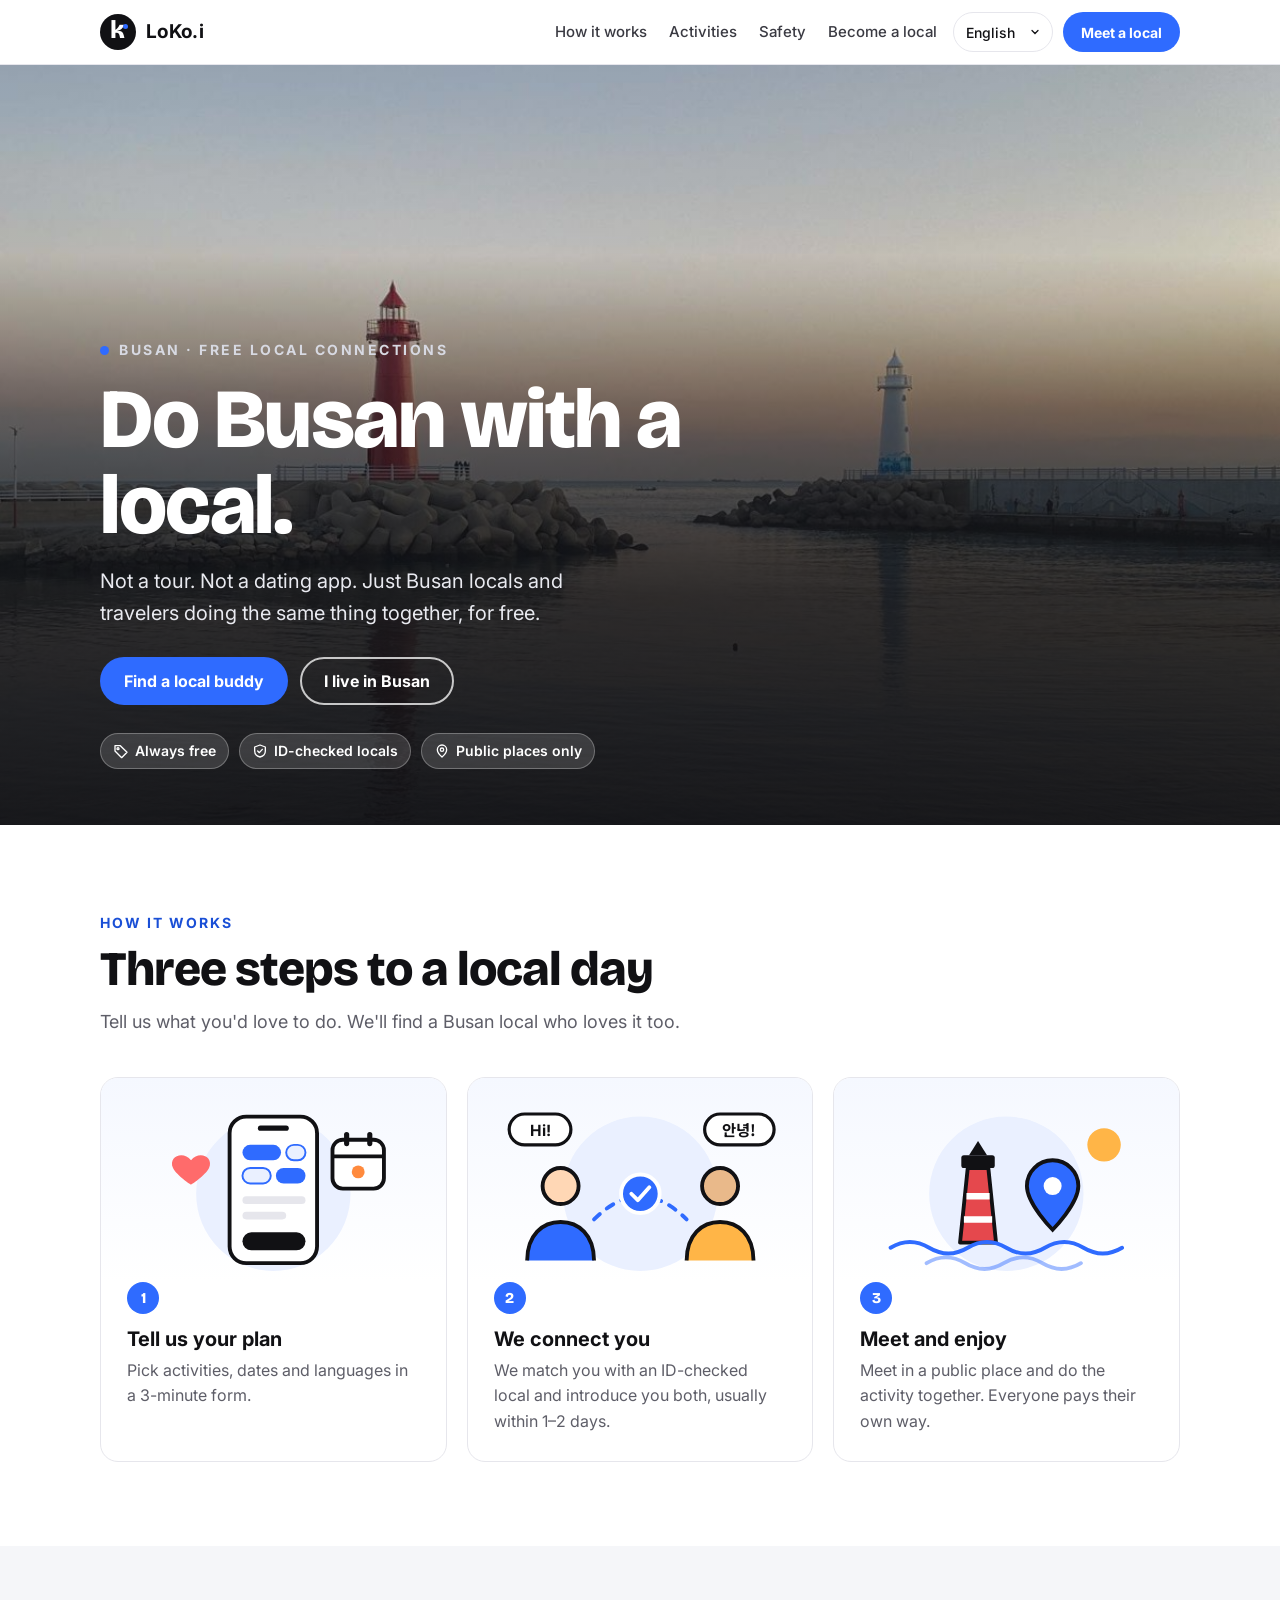
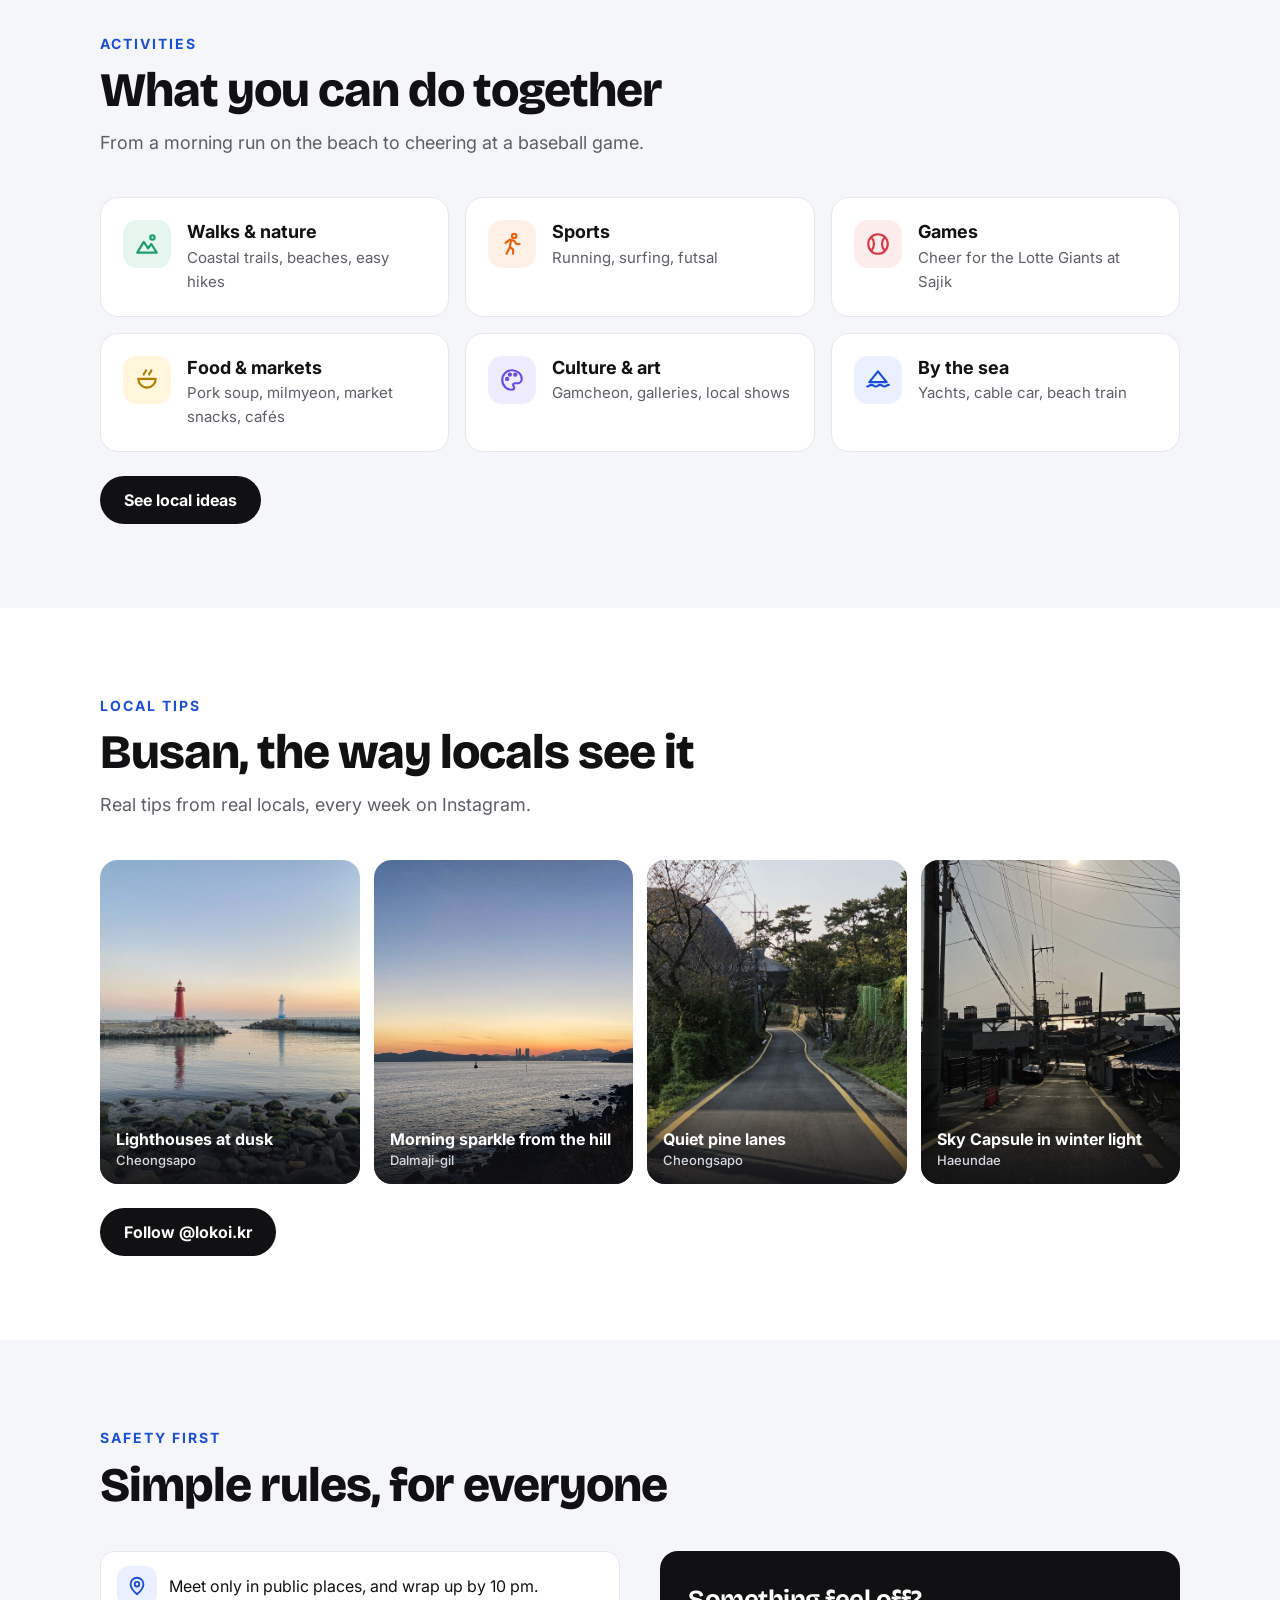
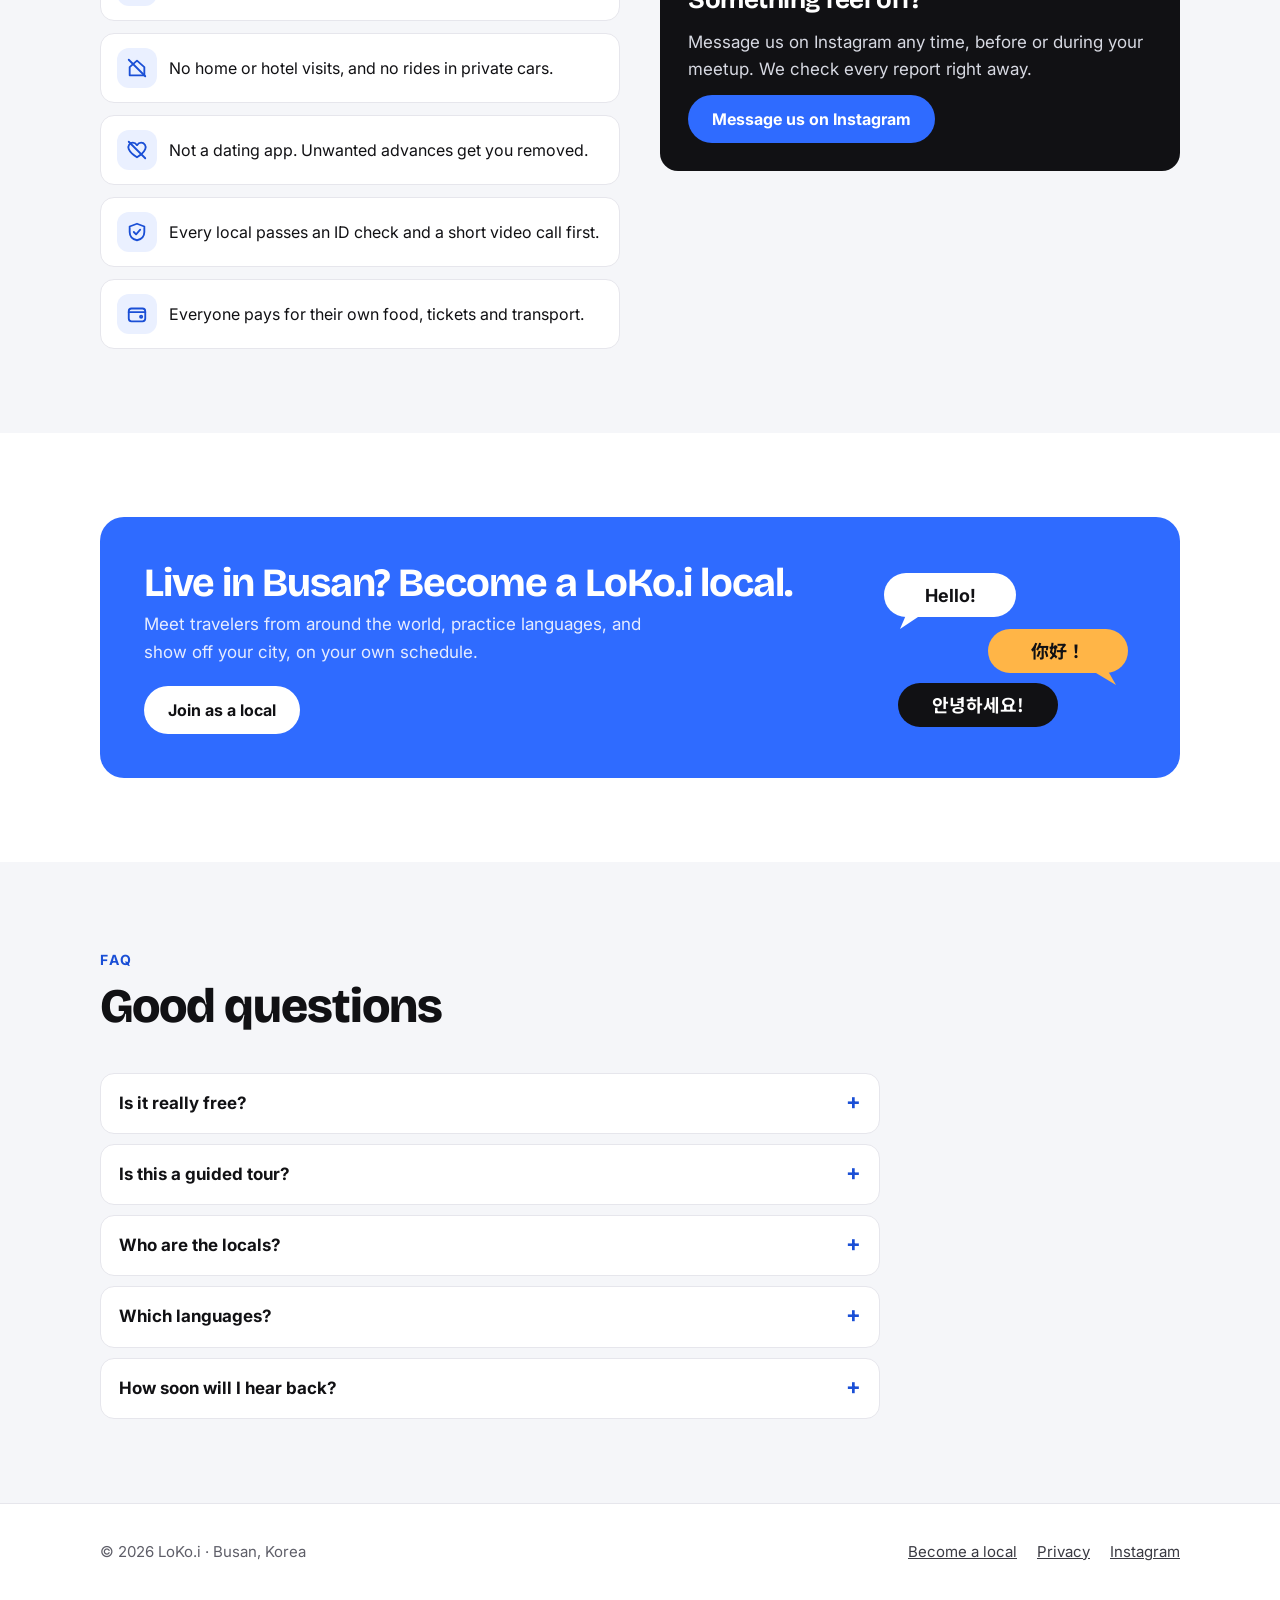
<file: index.html>
<!doctype html>
<html lang="en">
<head>
<meta charset="utf-8">
<meta name="viewport" content="width=device-width, initial-scale=1">
<title>LoKo.i — Do Busan with a local</title>
<meta property="og:type" content="website">
<meta property="og:site_name" content="LoKo.i">
<meta property="og:url" content="https://lokoikr.github.io/">
<meta property="og:title" content="LoKo.i — Do Busan with a local">
<meta property="og:description" content="Free connections between travelers and Busan locals who love the same things. Not a tour, not a dating app.">
<meta property="og:image" content="https://lokoikr.github.io/assets/img/og.jpg">
<meta property="og:image:width" content="1200">
<meta property="og:image:height" content="630">
<meta name="twitter:card" content="summary_large_image">
<meta name="theme-color" content="#2F6BFF">
<link rel="icon" type="image/png" href="assets/img/icon.png">
<link rel="apple-touch-icon" href="assets/img/icon.png">
<meta name="description" content="Free connections between travelers and Busan locals who love the same things. Not a tour, not a dating app.">
<link rel="preconnect" href="https://fonts.googleapis.com">
<link rel="preconnect" href="https://fonts.gstatic.com" crossorigin>
<link rel="stylesheet" href="https://fonts.googleapis.com/css2?family=Bricolage+Grotesque:opsz,wght@12..96,800&family=Inter:wght@400;500;600;700&family=Noto+Sans+KR:wght@400;500;700&family=Noto+Sans+TC:wght@400;500;700&display=swap">
<link rel="stylesheet" href="assets/style.css">
</head>
<body>
<a class="skip" href="#main" data-i18n="skip">Skip to content</a>

<header class="site-header">
  <div class="wrap">
    <a class="brand" href="index.html" aria-label="LoKo.i home"><span class="brand-mark" aria-hidden="true">k</span>LoKo.i</a>
    <nav class="nav" aria-label="Main">
      <a href="#how" data-i18n="nav_how">How it works</a>
      <a href="activities.html" data-i18n="nav_acts">Activities</a>
      <a href="#safety" data-i18n="nav_safety">Safety</a>
      <a href="local.html" data-i18n="nav_local">Become a local</a>
    </nav>
    <div class="header-tools">
      <label class="hp" for="lang">Language</label>
      <select id="lang" class="lang-select" data-lang-select>
        <option value="en">English</option>
        <option value="zh">繁體中文</option>
        <option value="ko">한국어</option>
      </select>
      <a class="btn btn-primary btn-sm" href="apply.html" data-umami-event="cta_header" data-i18n="cta_meet">Meet a local</a>
    </div>
  </div>
</header>

<main id="main">
  <section class="hero" style="padding:0">
    <img src="assets/img/hero.jpg" alt="Red and white lighthouses at Cheongsapo harbor at dusk" fetchpriority="high">
    <div class="wrap">
      <span class="eyebrow" data-i18n="hero_eyebrow">Busan · Free local connections</span>
      <h1 data-i18n="hero_title">Do Busan with a local.</h1>
      <p data-i18n="hero_sub">Not a tour. Not a dating app. Just Busan locals and travelers doing the same thing together, for free.</p>
      <div class="hero-cta">
        <a class="btn btn-primary" href="apply.html" data-umami-event="cta_hero_traveler" data-i18n="hero_cta1">Find a local buddy</a>
        <a class="btn btn-ghost" href="local.html" data-umami-event="cta_hero_local" data-i18n="hero_cta2">I live in Busan</a>
      </div>
      <div class="hero-badges">
        <span class="badge" data-ic="tag" data-i18n="badge1">Always free</span>
        <span class="badge" data-ic="shield" data-i18n="badge2">ID-checked locals</span>
        <span class="badge" data-ic="pin" data-i18n="badge3">Public places only</span>
      </div>
    </div>
  </section>

  <section id="how">
    <div class="wrap">
      <div class="section-head">
        <span class="kicker" data-i18n="how_kicker">How it works</span>
        <h2 data-i18n="how_title">Three steps to a local day</h2>
        <p data-i18n="how_sub">Tell us what you'd love to do. We'll find a Busan local who loves it too.</p>
      </div>
      <ol class="steps">
        <li class="step"><svg class="spot" viewBox="0 0 240 140" aria-hidden="true"><circle cx="120" cy="76" r="60" fill="#EAF0FF"/><rect x="86" y="16" width="68" height="114" rx="13" fill="#fff" stroke="#111114" stroke-width="3"/><rect x="108" y="23" width="24" height="4" rx="2" fill="#111114"/><rect x="96" y="38" width="30" height="12" rx="6" fill="#2F6BFF"/><rect x="130" y="38" width="15" height="12" rx="6" fill="#EAF0FF" stroke="#2F6BFF" stroke-width="1.5"/><rect x="96" y="56" width="22" height="12" rx="6" fill="#EAF0FF" stroke="#2F6BFF" stroke-width="1.5"/><rect x="122" y="56" width="23" height="12" rx="6" fill="#2F6BFF"/><rect x="96" y="78" width="49" height="6" rx="3" fill="#E6E6EC"/><rect x="96" y="90" width="34" height="6" rx="3" fill="#E6E6EC"/><rect x="96" y="106" width="49" height="14" rx="7" fill="#111114"/><g transform="translate(166 34)"><rect width="40" height="38" rx="8" fill="#fff" stroke="#111114" stroke-width="3"/><path d="M0 13h40" stroke="#111114" stroke-width="3"/><rect x="9" y="-6" width="4" height="11" rx="2" fill="#111114"/><rect x="27" y="-6" width="4" height="11" rx="2" fill="#111114"/><circle cx="20" cy="25" r="5" fill="#FF8A3D"/></g><path d="M56 50c-6-8-18-3-14 6 3 6 14 13 14 13s11-7 14-13c4-9-8-14-14-6z" fill="#FF6B6B"/></svg><div class="step-body"><div class="step-num">1</div><h3 data-i18n="s1_t">Tell us your plan</h3><p data-i18n="s1_p">Pick activities, dates and languages in a 3-minute form.</p></div></li>
        <li class="step"><svg class="spot" viewBox="0 0 240 140" aria-hidden="true"><circle cx="120" cy="76" r="60" fill="#EAF0FF"/><rect x="18" y="14" width="48" height="24" rx="12" fill="#fff" stroke="#111114" stroke-width="2.5"/><text x="42" y="31" text-anchor="middle" font-size="12" font-weight="700" font-family="Inter, sans-serif" fill="#111114">Hi!</text><rect x="170" y="14" width="54" height="24" rx="12" fill="#fff" stroke="#111114" stroke-width="2.5"/><text x="197" y="31" text-anchor="middle" font-size="12" font-weight="700" font-family="Noto Sans KR, sans-serif" fill="#111114">안녕!</text><circle cx="58" cy="70" r="14" fill="#FFD7B5" stroke="#111114" stroke-width="3"/><path d="M32 128c0-20 12-30 26-30s26 10 26 30" fill="#2F6BFF" stroke="#111114" stroke-width="3"/><circle cx="182" cy="70" r="14" fill="#E9B98A" stroke="#111114" stroke-width="3"/><path d="M156 128c0-20 12-30 26-30s26 10 26 30" fill="#FFB547" stroke="#111114" stroke-width="3"/><path d="M84 96 Q120 60 156 96" fill="none" stroke="#2F6BFF" stroke-width="3" stroke-dasharray="6 7" stroke-linecap="round"/><circle cx="120" cy="76" r="15" fill="#2F6BFF" stroke="#fff" stroke-width="3"/><path d="M113 76l5 5 9-10" fill="none" stroke="#fff" stroke-width="3" stroke-linecap="round" stroke-linejoin="round"/></svg><div class="step-body"><div class="step-num">2</div><h3 data-i18n="s2_t">We connect you</h3><p data-i18n="s2_p">We match you with an ID-checked local and introduce you both, usually within 1–2 days.</p></div></li>
        <li class="step"><svg class="spot" viewBox="0 0 240 140" aria-hidden="true"><circle cx="120" cy="76" r="60" fill="#EAF0FF"/><circle cx="196" cy="38" r="13" fill="#FFB547"/><path d="M84 114 L90 56 H106 L112 114 Z" fill="#E5484D" stroke="#111114" stroke-width="3" stroke-linejoin="round"/><path d="M89 78h18M87 96h22" stroke="#fff" stroke-width="5"/><rect x="85" y="46" width="26" height="10" rx="2" fill="#111114"/><path d="M91 46 L98 35 L105 46Z" fill="#111114"/><path d="M30 118c10-6 20-6 30 0s20 6 30 0 20-6 30 0 20 6 30 0 20-6 30 0 20 6 30 0" fill="none" stroke="#2F6BFF" stroke-width="3" stroke-linecap="round"/><path d="M58 130c10-6 20-6 30 0s20 6 30 0 20-6 30 0 20 6 30 0" fill="none" stroke="#2F6BFF" stroke-width="3" stroke-linecap="round" opacity=".45"/><path d="M156 104c0 0-20-20-20-34a20 20 0 0 1 40 0c0 14-20 34-20 34z" fill="#2F6BFF" stroke="#111114" stroke-width="3"/><circle cx="156" cy="70" r="7" fill="#fff"/></svg><div class="step-body"><div class="step-num">3</div><h3 data-i18n="s3_t">Meet and enjoy</h3><p data-i18n="s3_p">Meet in a public place and do the activity together. Everyone pays their own way.</p></div></li>
      </ol>
    </div>
  </section>

  <section id="activities" class="section-soft">
    <div class="wrap">
      <div class="section-head">
        <span class="kicker" data-i18n="acts_kicker">Activities</span>
        <h2 data-i18n="acts_title">What you can do together</h2>
        <p data-i18n="acts_sub">From a morning run on the beach to cheering at a baseball game.</p>
      </div>
      <div class="acts">
        <div class="act"><div class="act-icon"><svg viewBox="0 0 24 24" fill="none" stroke-width="2" stroke-linecap="round" stroke-linejoin="round" aria-hidden="true"><path d="M3 20l6-10 4 6 3-4 5 8z"></path><circle cx="17" cy="6" r="2"></circle></svg></div><div><h3 data-i18n="a1_t">Walks &amp; nature</h3><p data-i18n="a1_p">Coastal trails, beaches, easy hikes</p></div></div>
        <div class="act"><div class="act-icon"><svg viewBox="0 0 24 24" fill="none" stroke-width="2" stroke-linecap="round" stroke-linejoin="round" aria-hidden="true"><circle cx="14" cy="4.5" r="2"></circle><path d="M7 21l3-6 3 2v4"></path><path d="M6 11l4-3 4 1 2 3h3"></path><path d="M10 15l1-6"></path></svg></div><div><h3 data-i18n="a2_t">Sports</h3><p data-i18n="a2_p">Running, surfing, futsal</p></div></div>
        <div class="act"><div class="act-icon"><svg viewBox="0 0 24 24" fill="none" stroke-width="2" stroke-linecap="round" stroke-linejoin="round" aria-hidden="true"><circle cx="12" cy="12" r="9"></circle><path d="M6 6c3 3 3 9 0 12"></path><path d="M18 6c-3 3-3 9 0 12"></path></svg></div><div><h3 data-i18n="a3_t">Games</h3><p data-i18n="a3_p">Cheer for the Lotte Giants at Sajik</p></div></div>
        <div class="act"><div class="act-icon"><svg viewBox="0 0 24 24" fill="none" stroke-width="2" stroke-linecap="round" stroke-linejoin="round" aria-hidden="true"><path d="M4 11h16a8 8 0 0 1-16 0z"></path><path d="M9 7c0-2 2-2 2-4"></path><path d="M14 7c0-2 2-2 2-4"></path></svg></div><div><h3 data-i18n="a4_t">Food &amp; markets</h3><p data-i18n="a4_p">Pork soup, milmyeon, market snacks, cafés</p></div></div>
        <div class="act"><div class="act-icon"><svg viewBox="0 0 24 24" fill="none" stroke-width="2" stroke-linecap="round" stroke-linejoin="round" aria-hidden="true"><path d="M12 3a9 9 0 1 0 0 18c1.5 0 2-1 2-2s-1-1.5-1-2.5 1-1.5 2-1.5h2a4 4 0 0 0 4-4c0-4.4-4-8-9-8z"></path><circle cx="7.5" cy="11" r="1"></circle><circle cx="10" cy="7" r="1"></circle><circle cx="15" cy="7" r="1"></circle></svg></div><div><h3 data-i18n="a5_t">Culture &amp; art</h3><p data-i18n="a5_p">Gamcheon, galleries, local shows</p></div></div>
        <div class="act"><div class="act-icon"><svg viewBox="0 0 24 24" fill="none" stroke-width="2" stroke-linecap="round" stroke-linejoin="round" aria-hidden="true"><path d="M2 18c2 0 2-1.5 4-1.5s2 1.5 4 1.5 2-1.5 4-1.5 2 1.5 4 1.5 2-1.5 4-1.5"></path><path d="M4 14l8-10 8 10z"></path></svg></div><div><h3 data-i18n="a6_t">By the sea</h3><p data-i18n="a6_p">Yachts, cable car, beach train</p></div></div>
      </div>
      <div class="tips-foot"><a class="btn btn-dark" href="activities.html" data-i18n="acts_more">See local ideas</a></div>
    </div>
  </section>

  <section id="tips">
    <div class="wrap">
      <div class="section-head">
        <span class="kicker" data-i18n="tips_kicker">Local tips</span>
        <h2 data-i18n="tips_title">Busan, the way locals see it</h2>
        <p data-i18n="tips_sub">Real tips from real locals, every week on Instagram.</p>
      </div>
      <div class="tips">
        <figure class="tip" style="margin:0"><img src="assets/img/hero.jpg" alt="Cheongsapo lighthouses at dusk" loading="lazy"><figcaption class="tip-cap"><span data-i18n="tip1">Lighthouses at dusk</span><small>Cheongsapo</small></figcaption></figure>
        <figure class="tip" style="margin:0"><img src="assets/img/sparkle.jpg" alt="Glittering sea seen from the hill road toward Dalmaji" loading="lazy" style="object-position:40% center"><figcaption class="tip-cap"><span data-i18n="tip2">Morning sparkle from the hill</span><small>Dalmaji-gil</small></figcaption></figure>
        <figure class="tip" style="margin:0"><img src="assets/img/lane.jpg" alt="A quiet pine-lined lane above Cheongsapo" loading="lazy"><figcaption class="tip-cap"><span data-i18n="tip3">Quiet pine lanes</span><small>Cheongsapo</small></figcaption></figure>
        <figure class="tip" style="margin:0"><img src="assets/img/capsule.jpg" alt="Sky Capsule cars over the sea in low winter sun" loading="lazy"><figcaption class="tip-cap"><span data-i18n="tip4">Sky Capsule in winter light</span><small>Haeundae</small></figcaption></figure>
      </div>
      <div class="tips-foot">
        <a class="btn btn-dark" href="https://www.instagram.com/lokoi.kr/" target="_blank" rel="noopener" data-i18n="tips_follow">Follow @lokoi.kr</a>
      </div>
    </div>
  </section>

  <section id="safety" class="section-soft">
    <div class="wrap">
      <div class="section-head">
        <span class="kicker" data-i18n="safety_kicker">Safety first</span>
        <h2 data-i18n="safety_title">Simple rules, for everyone</h2>
      </div>
      <div class="safety">
        <ul class="rules">
          <li><span class="rule-ic"><svg class="ic" viewBox="0 0 24 24" fill="none" stroke-width="2" stroke-linecap="round" stroke-linejoin="round" aria-hidden="true"><path d="M12 21s-7-6.2-7-11a7 7 0 0 1 14 0c0 4.8-7 11-7 11z"/><circle cx="12" cy="10" r="2.5"/></svg></span><span data-i18n="r1">Meet only in public places, and wrap up by 10 pm.</span></li>
          <li><span class="rule-ic"><svg class="ic" viewBox="0 0 24 24" fill="none" stroke-width="2" stroke-linecap="round" stroke-linejoin="round" aria-hidden="true"><path d="M4 11l8-7 8 7v9H4z"/><path d="M3 3l18 18"/></svg></span><span data-i18n="r2">No home or hotel visits, and no rides in private cars.</span></li>
          <li><span class="rule-ic"><svg class="ic" viewBox="0 0 24 24" fill="none" stroke-width="2" stroke-linecap="round" stroke-linejoin="round" aria-hidden="true"><path d="M12 20s-7-4.5-9-9c-1.5-3.4 1-7 4.5-7 2 0 3.5 1.2 4.5 2.7C13 5.2 14.5 4 16.5 4 20 4 22.5 7.6 21 11c-2 4.5-9 9-9 9z"/><path d="M3 3l18 18"/></svg></span><span data-i18n="r3">Not a dating app. Unwanted advances get you removed.</span></li>
          <li><span class="rule-ic"><svg class="ic" viewBox="0 0 24 24" fill="none" stroke-width="2" stroke-linecap="round" stroke-linejoin="round" aria-hidden="true"><path d="M12 3l8 3v6c0 5-3.5 8-8 9-4.5-1-8-4-8-9V6z"/><path d="M8.5 12l2.5 2.5 4.5-5"/></svg></span><span data-i18n="r4">Every local passes an ID check and a short video call first.</span></li>
          <li><span class="rule-ic"><svg class="ic" viewBox="0 0 24 24" fill="none" stroke-width="2" stroke-linecap="round" stroke-linejoin="round" aria-hidden="true"><rect x="3" y="6" width="18" height="14" rx="3"/><path d="M3 10h18"/><circle cx="16.5" cy="15" r="1.2"/></svg></span><span data-i18n="r5">Everyone pays for their own food, tickets and transport.</span></li>
        </ul>
        <div class="note-box">
          <h3 data-i18n="note_t">Something feel off?</h3>
          <p data-i18n="note_p">Message us on Instagram any time, before or during your meetup. We check every report right away.</p>
          <a class="btn btn-primary" href="https://ig.me/m/lokoi.kr" target="_blank" rel="noopener" data-i18n="note_btn">Message us on Instagram</a>
        </div>
      </div>
    </div>
  </section>

  <section>
    <div class="wrap">
      <div class="band">
        <div>
          <h2 data-i18n="band_t">Live in Busan? Become a LoKo.i local.</h2>
          <p data-i18n="band_p">Meet travelers from around the world, practice languages, and show off your city, on your own schedule.</p>
          <a class="btn" href="local.html" data-umami-event="cta_band_local" data-i18n="band_btn">Join as a local</a>
        </div>
        <svg class="band-art" viewBox="0 0 260 170" aria-hidden="true"><rect x="8" y="10" width="132" height="44" rx="22" fill="#fff"/><path d="M30 52l-6 14 18-12z" fill="#fff"/><text x="74" y="39" text-anchor="middle" font-size="18" font-weight="700" font-family="Inter, sans-serif" fill="#111114">Hello!</text><rect x="112" y="66" width="140" height="44" rx="22" fill="#FFB547"/><path d="M232 108l8 14-20-12z" fill="#FFB547"/><text x="182" y="95" text-anchor="middle" font-size="18" font-weight="700" font-family="Noto Sans TC, sans-serif" fill="#111114">你好！</text><rect x="22" y="120" width="160" height="44" rx="22" fill="#111114"/><text x="102" y="149" text-anchor="middle" font-size="18" font-weight="700" font-family="Noto Sans KR, sans-serif" fill="#fff">안녕하세요!</text></svg>
      </div>
    </div>
  </section>

  <section id="faq" class="section-soft">
    <div class="wrap">
      <div class="section-head">
        <span class="kicker" data-i18n="faq_kicker">FAQ</span>
        <h2 data-i18n="faq_title">Good questions</h2>
      </div>
      <div class="faq">
        <details><summary data-i18n="q1">Is it really free?</summary><p data-i18n="qa1">Yes. LoKo.i is free for travelers and locals. We never charge for a connection.</p></details>
        <details><summary data-i18n="q2">Is this a guided tour?</summary><p data-i18n="qa2">No. Locals are not paid guides. You are simply two people who enjoy the same thing, doing it together.</p></details>
        <details><summary data-i18n="q3">Who are the locals?</summary><p data-i18n="qa3">People who live in Busan and want to meet travelers. Each one passes an ID check and a short video call before their first meetup.</p></details>
        <details><summary data-i18n="q4">Which languages?</summary><p data-i18n="qa4">Most locals speak English, and some speak Chinese or Japanese. Tell us your languages in the form and we will match you.</p></details>
        <details><summary data-i18n="q5">How soon will I hear back?</summary><p data-i18n="qa5">Usually within 1–2 days. If you can, apply at least 3 days before the date you want.</p></details>
      </div>
    </div>
  </section>
</main>

<footer class="site-footer">
  <div class="wrap">
    <span data-i18n="f_rights">© 2026 LoKo.i · Busan, Korea</span>
    <nav aria-label="Footer">
      <a href="local.html" data-i18n="nav_local">Become a local</a>
      <a href="privacy.html" data-i18n="f_privacy">Privacy</a>
      <a href="https://www.instagram.com/lokoi.kr/" target="_blank" rel="noopener">Instagram</a>
    </nav>
  </div>
</footer>
<div class="m-bar" data-m-bar hidden>
  <a class="btn btn-primary" href="apply.html" data-umami-event="cta_mbar_traveler" data-i18n="cta_meet">Meet a local</a>
  <a class="btn btn-line" href="local.html" data-umami-event="cta_mbar_local" data-i18n="hero_cta2">I live in Busan</a>
</div>
<script>
// 휴대폰: 첫 화면을 지나면 아래에 신청 버튼 고정
(function () {
  var bar = document.querySelector('[data-m-bar]'), hero = document.querySelector('.hero');
  if (!bar || !hero || !('IntersectionObserver' in window)) return;
  new IntersectionObserver(function (e) { bar.hidden = e[0].isIntersecting; document.body.classList.toggle('has-m-bar', !e[0].isIntersecting); }).observe(hero);
})();
</script>
<script src="assets/config.js"></script>
<script src="assets/analytics.js"></script>
<script src="assets/i18n.js"></script>
</body>
</html>
</file>
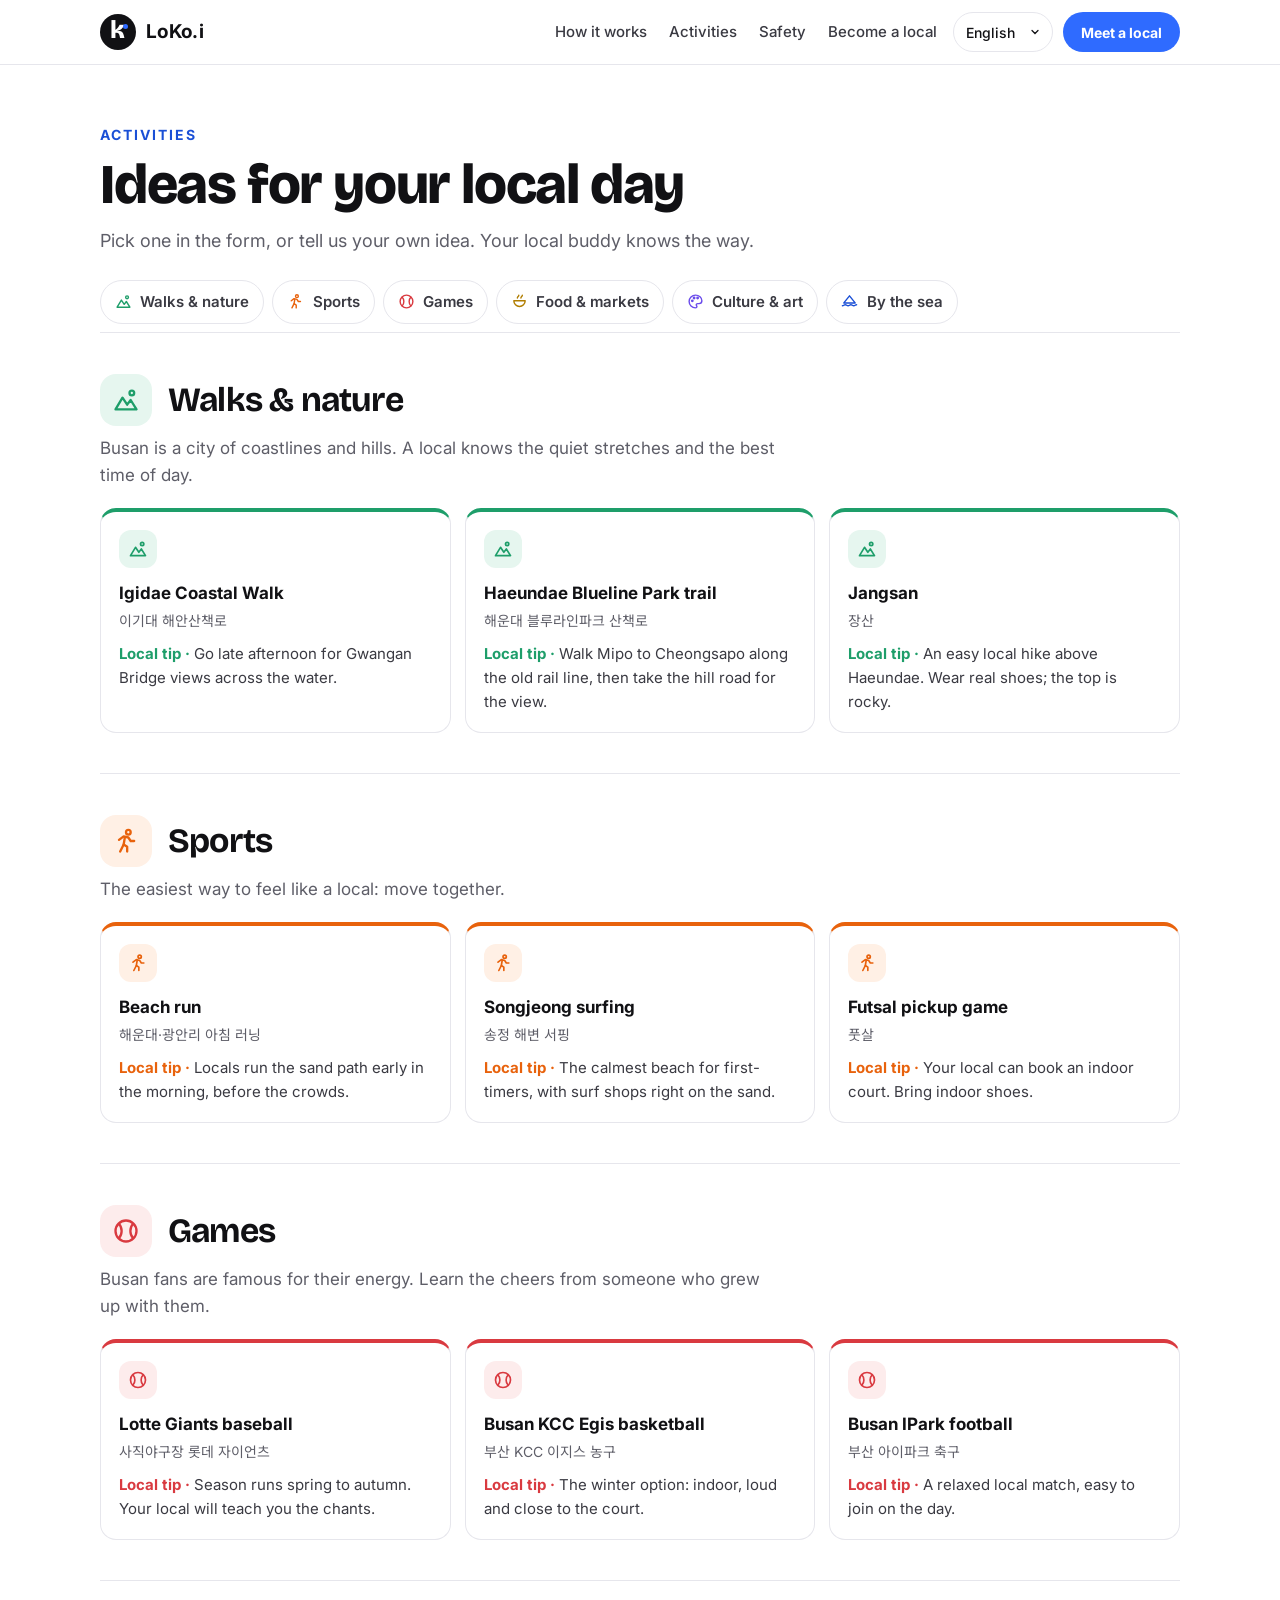
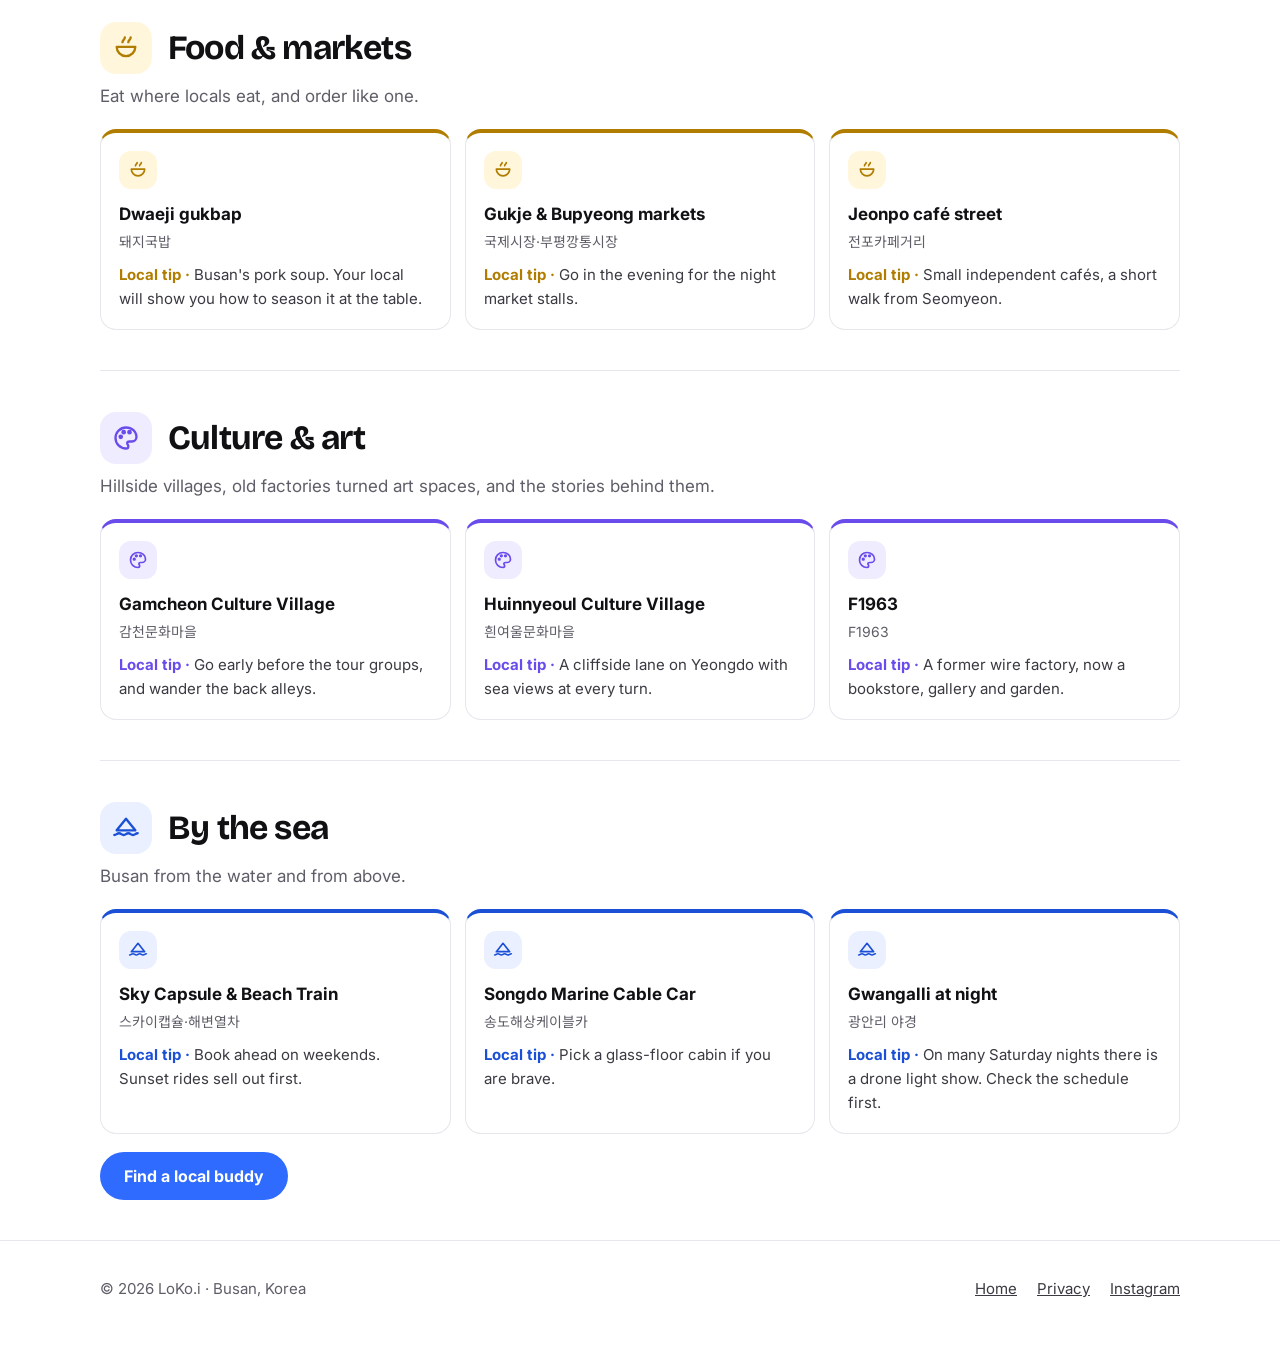
<file: activities.html>
<!doctype html>
<html lang="en">
<head>
<meta charset="utf-8">
<meta name="viewport" content="width=device-width, initial-scale=1">
<title>Things to do with a local — LoKo.i</title>
<meta property="og:type" content="website">
<meta property="og:site_name" content="LoKo.i">
<meta property="og:url" content="https://lokoikr.github.io/activities.html">
<meta property="og:title" content="Things to do with a Busan local — LoKo.i">
<meta property="og:description" content="Coastal walks, surfing, baseball, markets, art villages and the sea — picked by Busan locals.">
<meta property="og:image" content="https://lokoikr.github.io/assets/img/og.jpg">
<meta property="og:image:width" content="1200">
<meta property="og:image:height" content="630">
<meta name="twitter:card" content="summary_large_image">
<meta name="theme-color" content="#2F6BFF">
<link rel="icon" type="image/png" href="assets/img/icon.png">
<link rel="apple-touch-icon" href="assets/img/icon.png">
<meta name="description" content="Activity ideas for your day with a Busan local: coastal walks, surfing, baseball, markets, art villages and the sea.">
<link rel="preconnect" href="https://fonts.googleapis.com">
<link rel="preconnect" href="https://fonts.gstatic.com" crossorigin>
<link rel="stylesheet" href="https://fonts.googleapis.com/css2?family=Bricolage+Grotesque:opsz,wght@12..96,800&family=Inter:wght@400;500;600;700&family=Noto+Sans+KR:wght@400;500;700&family=Noto+Sans+TC:wght@400;500;700&display=swap">
<link rel="stylesheet" href="assets/style.css">
<style>
  .ac-nav { display: flex; gap: 8px; flex-wrap: wrap; margin: 0 0 8px; }
  .ac-nav a { text-decoration: none; padding: 8px 14px; border-radius: 999px; border: 1.5px solid var(--line); color: var(--ink-2); font-weight: 600; font-size: 15px; min-height: 44px; display: inline-flex; align-items: center; }
  .ac-nav a:hover { border-color: var(--accent); color: var(--accent-ink); }
  .ac { padding: 40px 0; border-top: 1px solid var(--line); scroll-margin-top: 80px; }
  .ac-head { display: flex; gap: 16px; align-items: center; margin-bottom: 8px; }
  .ac-head h2 { font-family: var(--font-head); font-size: clamp(26px, 4vw, 34px); letter-spacing: -.8px; margin: 0; }
  .ac > p { color: var(--ink-3); margin: 0 0 18px; max-width: 62ch; }
  .spots { display: grid; grid-template-columns: repeat(3, minmax(0, 1fr)); gap: 14px; list-style: none; padding: 0; margin: 0; }
  @media (max-width: 860px) { .spots { grid-template-columns: minmax(0, 1fr); } }
  .spot { border: 1px solid var(--line); border-radius: 16px; padding: 18px; background: #fff; }
  .spot b { display: block; font-size: 17px; }
  .spot .ko { color: var(--ink-3); font-size: 14px; }
  .spot p { margin: 8px 0 0; font-size: 15px; color: var(--ink-2); }
  .ac-nav a[data-ic] { gap: 8px; }
  .ac-nav a[data-ic]::before { color: var(--c); }
  .ac-ic { flex: none; width: 52px; height: 52px; border-radius: 16px; background: var(--cb); display: grid; place-items: center; }
  .ac-ic svg { width: 28px; height: 28px; stroke: var(--c); }
  .spot { position: relative; border-top: 4px solid var(--c); }
  .sp-ic { display: grid; place-items: center; width: 38px; height: 38px; border-radius: 12px; background: var(--cb); margin-bottom: 12px; }
  .sp-ic svg { width: 20px; height: 20px; stroke: var(--c); }
  html[data-lang] .spot p::before { color: var(--c); }
  .spot p::before { content: "Local tip · "; font-weight: 700; color: var(--accent-ink); }
  html[data-lang="zh"] .spot p::before { content: "在地小撇步 · "; }
  html[data-lang="ko"] .spot p::before { content: "로컬 팁 · "; }
  .ac-cta { margin-top: 18px; }
</style>
</head>
<body>
<a class="skip" href="#main" data-i18n="skip">Skip to content</a>
<header class="site-header">
  <div class="wrap">
    <a class="brand" href="index.html" aria-label="LoKo.i home"><span class="brand-mark" aria-hidden="true">k</span>LoKo.i</a>
    <nav class="nav" aria-label="Main">
      <a href="index.html#how" data-i18n="nav_how">How it works</a>
      <a href="activities.html" data-i18n="nav_acts">Activities</a>
      <a href="index.html#safety" data-i18n="nav_safety">Safety</a>
      <a href="local.html" data-i18n="nav_local">Become a local</a>
    </nav>
    <div class="header-tools">
      <label class="hp" for="lang">Language</label>
      <select id="lang" class="lang-select" data-lang-select>
        <option value="en">English</option>
        <option value="zh">繁體中文</option>
        <option value="ko">한국어</option>
      </select>
      <a class="btn btn-primary btn-sm" href="apply.html" data-i18n="cta_meet">Meet a local</a>
    </div>
  </div>
</header>

<main id="main">
  <div class="wrap page-head">
    <span class="kicker" style="font-size:14px;font-weight:700;letter-spacing:2px;color:var(--accent-ink);text-transform:uppercase" data-i18n="acts_kicker">Activities</span>
    <h1 data-i18n="ac_title">Ideas for your local day</h1>
    <p data-i18n="ac_sub">Pick one in the form, or tell us your own idea. Your local buddy knows the way.</p>
  </div>

  <div class="wrap">
    <nav class="ac-nav" aria-label="Activities">
      <a href="#walks" data-ic="walk" style="--c:#1E9E6A" data-i18n="a1_t">Walks &amp; nature</a>
      <a href="#sports" data-ic="run" style="--c:#E8620C" data-i18n="a2_t">Sports</a>
      <a href="#games" data-ic="ball" style="--c:#D93A40" data-i18n="a3_t">Games</a>
      <a href="#food" data-ic="bowl" style="--c:#B07D00" data-i18n="a4_t">Food &amp; markets</a>
      <a href="#culture" data-ic="art" style="--c:#6A4BEB" data-i18n="a5_t">Culture &amp; art</a>
      <a href="#sea" data-ic="sea" style="--c:#1A4FD6" data-i18n="a6_t">By the sea</a>
    </nav>

    <section class="ac" id="walks" style="--c:#1E9E6A;--cb:#E6F6EF;padding-bottom:40px">
      <div class="ac-head"><span class="ac-ic"><svg class="ic" viewBox="0 0 24 24" fill="none" stroke-width="2" stroke-linecap="round" stroke-linejoin="round" aria-hidden="true"><path d="M3 20l6-10 4 6 3-4 5 8z"/><circle cx="17" cy="6" r="2"/></svg></span><h2 data-i18n="a1_t">Walks &amp; nature</h2></div>
      <p data-i18n="ac1_d">Busan is a city of coastlines and hills. A local knows the quiet stretches and the best time of day.</p>
      <ul class="spots">
        <li class="spot"><span class="sp-ic"><svg class="ic" viewBox="0 0 24 24" fill="none" stroke-width="2" stroke-linecap="round" stroke-linejoin="round" aria-hidden="true"><path d="M3 20l6-10 4 6 3-4 5 8z"/><circle cx="17" cy="6" r="2"/></svg></span><b>Igidae Coastal Walk</b><span class="ko">이기대 해안산책로</span><p data-i18n="ac1_1">Go late afternoon for Gwangan Bridge views across the water.</p></li>
        <li class="spot"><span class="sp-ic"><svg class="ic" viewBox="0 0 24 24" fill="none" stroke-width="2" stroke-linecap="round" stroke-linejoin="round" aria-hidden="true"><path d="M3 20l6-10 4 6 3-4 5 8z"/><circle cx="17" cy="6" r="2"/></svg></span><b>Haeundae Blueline Park trail</b><span class="ko">해운대 블루라인파크 산책로</span><p data-i18n="ac1_2">Walk Mipo to Cheongsapo along the old rail line, then take the hill road for the view.</p></li>
        <li class="spot"><span class="sp-ic"><svg class="ic" viewBox="0 0 24 24" fill="none" stroke-width="2" stroke-linecap="round" stroke-linejoin="round" aria-hidden="true"><path d="M3 20l6-10 4 6 3-4 5 8z"/><circle cx="17" cy="6" r="2"/></svg></span><b>Jangsan</b><span class="ko">장산</span><p data-i18n="ac1_3">An easy local hike above Haeundae. Wear real shoes; the top is rocky.</p></li>
      </ul>
    </section>

    <section class="ac" id="sports" style="--c:#E8620C;--cb:#FFF0E5">
      <div class="ac-head"><span class="ac-ic"><svg class="ic" viewBox="0 0 24 24" fill="none" stroke-width="2" stroke-linecap="round" stroke-linejoin="round" aria-hidden="true"><circle cx="14" cy="4.5" r="2"/><path d="M7 21l3-6 3 2v4"/><path d="M6 11l4-3 4 1 2 3h3"/><path d="M10 15l1-6"/></svg></span><h2 data-i18n="a2_t">Sports</h2></div>
      <p data-i18n="ac2_d">The easiest way to feel like a local: move together.</p>
      <ul class="spots">
        <li class="spot"><span class="sp-ic"><svg class="ic" viewBox="0 0 24 24" fill="none" stroke-width="2" stroke-linecap="round" stroke-linejoin="round" aria-hidden="true"><circle cx="14" cy="4.5" r="2"/><path d="M7 21l3-6 3 2v4"/><path d="M6 11l4-3 4 1 2 3h3"/><path d="M10 15l1-6"/></svg></span><b>Beach run</b><span class="ko">해운대·광안리 아침 러닝</span><p data-i18n="ac2_1">Locals run the sand path early in the morning, before the crowds.</p></li>
        <li class="spot"><span class="sp-ic"><svg class="ic" viewBox="0 0 24 24" fill="none" stroke-width="2" stroke-linecap="round" stroke-linejoin="round" aria-hidden="true"><circle cx="14" cy="4.5" r="2"/><path d="M7 21l3-6 3 2v4"/><path d="M6 11l4-3 4 1 2 3h3"/><path d="M10 15l1-6"/></svg></span><b>Songjeong surfing</b><span class="ko">송정 해변 서핑</span><p data-i18n="ac2_2">The calmest beach for first-timers, with surf shops right on the sand.</p></li>
        <li class="spot"><span class="sp-ic"><svg class="ic" viewBox="0 0 24 24" fill="none" stroke-width="2" stroke-linecap="round" stroke-linejoin="round" aria-hidden="true"><circle cx="14" cy="4.5" r="2"/><path d="M7 21l3-6 3 2v4"/><path d="M6 11l4-3 4 1 2 3h3"/><path d="M10 15l1-6"/></svg></span><b>Futsal pickup game</b><span class="ko">풋살</span><p data-i18n="ac2_3">Your local can book an indoor court. Bring indoor shoes.</p></li>
      </ul>
    </section>

    <section class="ac" id="games" style="--c:#D93A40;--cb:#FDECEC">
      <div class="ac-head"><span class="ac-ic"><svg class="ic" viewBox="0 0 24 24" fill="none" stroke-width="2" stroke-linecap="round" stroke-linejoin="round" aria-hidden="true"><circle cx="12" cy="12" r="9"/><path d="M6 6c3 3 3 9 0 12"/><path d="M18 6c-3 3-3 9 0 12"/></svg></span><h2 data-i18n="a3_t">Games</h2></div>
      <p data-i18n="ac3_d">Busan fans are famous for their energy. Learn the cheers from someone who grew up with them.</p>
      <ul class="spots">
        <li class="spot"><span class="sp-ic"><svg class="ic" viewBox="0 0 24 24" fill="none" stroke-width="2" stroke-linecap="round" stroke-linejoin="round" aria-hidden="true"><circle cx="12" cy="12" r="9"/><path d="M6 6c3 3 3 9 0 12"/><path d="M18 6c-3 3-3 9 0 12"/></svg></span><b>Lotte Giants baseball</b><span class="ko">사직야구장 롯데 자이언츠</span><p data-i18n="ac3_1">Season runs spring to autumn. Your local will teach you the chants.</p></li>
        <li class="spot"><span class="sp-ic"><svg class="ic" viewBox="0 0 24 24" fill="none" stroke-width="2" stroke-linecap="round" stroke-linejoin="round" aria-hidden="true"><circle cx="12" cy="12" r="9"/><path d="M6 6c3 3 3 9 0 12"/><path d="M18 6c-3 3-3 9 0 12"/></svg></span><b>Busan KCC Egis basketball</b><span class="ko">부산 KCC 이지스 농구</span><p data-i18n="ac3_2">The winter option: indoor, loud and close to the court.</p></li>
        <li class="spot"><span class="sp-ic"><svg class="ic" viewBox="0 0 24 24" fill="none" stroke-width="2" stroke-linecap="round" stroke-linejoin="round" aria-hidden="true"><circle cx="12" cy="12" r="9"/><path d="M6 6c3 3 3 9 0 12"/><path d="M18 6c-3 3-3 9 0 12"/></svg></span><b>Busan IPark football</b><span class="ko">부산 아이파크 축구</span><p data-i18n="ac3_3">A relaxed local match, easy to join on the day.</p></li>
      </ul>
    </section>

    <section class="ac" id="food" style="--c:#B07D00;--cb:#FFF6DB">
      <div class="ac-head"><span class="ac-ic"><svg class="ic" viewBox="0 0 24 24" fill="none" stroke-width="2" stroke-linecap="round" stroke-linejoin="round" aria-hidden="true"><path d="M4 11h16a8 8 0 0 1-16 0z"/><path d="M9 7c0-2 2-2 2-4"/><path d="M14 7c0-2 2-2 2-4"/></svg></span><h2 data-i18n="a4_t">Food &amp; markets</h2></div>
      <p data-i18n="ac4_d">Eat where locals eat, and order like one.</p>
      <ul class="spots">
        <li class="spot"><span class="sp-ic"><svg class="ic" viewBox="0 0 24 24" fill="none" stroke-width="2" stroke-linecap="round" stroke-linejoin="round" aria-hidden="true"><path d="M4 11h16a8 8 0 0 1-16 0z"/><path d="M9 7c0-2 2-2 2-4"/><path d="M14 7c0-2 2-2 2-4"/></svg></span><b>Dwaeji gukbap</b><span class="ko">돼지국밥</span><p data-i18n="ac4_1">Busan's pork soup. Your local will show you how to season it at the table.</p></li>
        <li class="spot"><span class="sp-ic"><svg class="ic" viewBox="0 0 24 24" fill="none" stroke-width="2" stroke-linecap="round" stroke-linejoin="round" aria-hidden="true"><path d="M4 11h16a8 8 0 0 1-16 0z"/><path d="M9 7c0-2 2-2 2-4"/><path d="M14 7c0-2 2-2 2-4"/></svg></span><b>Gukje &amp; Bupyeong markets</b><span class="ko">국제시장·부평깡통시장</span><p data-i18n="ac4_2">Go in the evening for the night market stalls.</p></li>
        <li class="spot"><span class="sp-ic"><svg class="ic" viewBox="0 0 24 24" fill="none" stroke-width="2" stroke-linecap="round" stroke-linejoin="round" aria-hidden="true"><path d="M4 11h16a8 8 0 0 1-16 0z"/><path d="M9 7c0-2 2-2 2-4"/><path d="M14 7c0-2 2-2 2-4"/></svg></span><b>Jeonpo café street</b><span class="ko">전포카페거리</span><p data-i18n="ac4_3">Small independent cafés, a short walk from Seomyeon.</p></li>
      </ul>
    </section>

    <section class="ac" id="culture" style="--c:#6A4BEB;--cb:#F0ECFF">
      <div class="ac-head"><span class="ac-ic"><svg class="ic" viewBox="0 0 24 24" fill="none" stroke-width="2" stroke-linecap="round" stroke-linejoin="round" aria-hidden="true"><path d="M12 3a9 9 0 1 0 0 18c1.5 0 2-1 2-2s-1-1.5-1-2.5 1-1.5 2-1.5h2a4 4 0 0 0 4-4c0-4.4-4-8-9-8z"/><circle cx="7.5" cy="11" r="1"/><circle cx="10" cy="7" r="1"/><circle cx="15" cy="7" r="1"/></svg></span><h2 data-i18n="a5_t">Culture &amp; art</h2></div>
      <p data-i18n="ac5_d">Hillside villages, old factories turned art spaces, and the stories behind them.</p>
      <ul class="spots">
        <li class="spot"><span class="sp-ic"><svg class="ic" viewBox="0 0 24 24" fill="none" stroke-width="2" stroke-linecap="round" stroke-linejoin="round" aria-hidden="true"><path d="M12 3a9 9 0 1 0 0 18c1.5 0 2-1 2-2s-1-1.5-1-2.5 1-1.5 2-1.5h2a4 4 0 0 0 4-4c0-4.4-4-8-9-8z"/><circle cx="7.5" cy="11" r="1"/><circle cx="10" cy="7" r="1"/><circle cx="15" cy="7" r="1"/></svg></span><b>Gamcheon Culture Village</b><span class="ko">감천문화마을</span><p data-i18n="ac5_1">Go early before the tour groups, and wander the back alleys.</p></li>
        <li class="spot"><span class="sp-ic"><svg class="ic" viewBox="0 0 24 24" fill="none" stroke-width="2" stroke-linecap="round" stroke-linejoin="round" aria-hidden="true"><path d="M12 3a9 9 0 1 0 0 18c1.5 0 2-1 2-2s-1-1.5-1-2.5 1-1.5 2-1.5h2a4 4 0 0 0 4-4c0-4.4-4-8-9-8z"/><circle cx="7.5" cy="11" r="1"/><circle cx="10" cy="7" r="1"/><circle cx="15" cy="7" r="1"/></svg></span><b>Huinnyeoul Culture Village</b><span class="ko">흰여울문화마을</span><p data-i18n="ac5_2">A cliffside lane on Yeongdo with sea views at every turn.</p></li>
        <li class="spot"><span class="sp-ic"><svg class="ic" viewBox="0 0 24 24" fill="none" stroke-width="2" stroke-linecap="round" stroke-linejoin="round" aria-hidden="true"><path d="M12 3a9 9 0 1 0 0 18c1.5 0 2-1 2-2s-1-1.5-1-2.5 1-1.5 2-1.5h2a4 4 0 0 0 4-4c0-4.4-4-8-9-8z"/><circle cx="7.5" cy="11" r="1"/><circle cx="10" cy="7" r="1"/><circle cx="15" cy="7" r="1"/></svg></span><b>F1963</b><span class="ko">F1963</span><p data-i18n="ac5_3">A former wire factory, now a bookstore, gallery and garden.</p></li>
      </ul>
    </section>

    <section class="ac" id="sea" style="--c:#1A4FD6;--cb:#EAF0FF">
      <div class="ac-head"><span class="ac-ic"><svg class="ic" viewBox="0 0 24 24" fill="none" stroke-width="2" stroke-linecap="round" stroke-linejoin="round" aria-hidden="true"><path d="M2 18c2 0 2-1.5 4-1.5s2 1.5 4 1.5 2-1.5 4-1.5 2 1.5 4 1.5 2-1.5 4-1.5"/><path d="M4 14l8-10 8 10z"/></svg></span><h2 data-i18n="a6_t">By the sea</h2></div>
      <p data-i18n="ac6_d">Busan from the water and from above.</p>
      <ul class="spots">
        <li class="spot"><span class="sp-ic"><svg class="ic" viewBox="0 0 24 24" fill="none" stroke-width="2" stroke-linecap="round" stroke-linejoin="round" aria-hidden="true"><path d="M2 18c2 0 2-1.5 4-1.5s2 1.5 4 1.5 2-1.5 4-1.5 2 1.5 4 1.5 2-1.5 4-1.5"/><path d="M4 14l8-10 8 10z"/></svg></span><b>Sky Capsule &amp; Beach Train</b><span class="ko">스카이캡슐·해변열차</span><p data-i18n="ac6_1">Book ahead on weekends. Sunset rides sell out first.</p></li>
        <li class="spot"><span class="sp-ic"><svg class="ic" viewBox="0 0 24 24" fill="none" stroke-width="2" stroke-linecap="round" stroke-linejoin="round" aria-hidden="true"><path d="M2 18c2 0 2-1.5 4-1.5s2 1.5 4 1.5 2-1.5 4-1.5 2 1.5 4 1.5 2-1.5 4-1.5"/><path d="M4 14l8-10 8 10z"/></svg></span><b>Songdo Marine Cable Car</b><span class="ko">송도해상케이블카</span><p data-i18n="ac6_2">Pick a glass-floor cabin if you are brave.</p></li>
        <li class="spot"><span class="sp-ic"><svg class="ic" viewBox="0 0 24 24" fill="none" stroke-width="2" stroke-linecap="round" stroke-linejoin="round" aria-hidden="true"><path d="M2 18c2 0 2-1.5 4-1.5s2 1.5 4 1.5 2-1.5 4-1.5 2 1.5 4 1.5 2-1.5 4-1.5"/><path d="M4 14l8-10 8 10z"/></svg></span><b>Gwangalli at night</b><span class="ko">광안리 야경</span><p data-i18n="ac6_3">On many Saturday nights there is a drone light show. Check the schedule first.</p></li>
      </ul>
      <div class="ac-cta"><a class="btn btn-primary" href="apply.html" data-i18n="hero_cta1">Find a local buddy</a></div>
    </section>
  </div>
</main>

<footer class="site-footer">
  <div class="wrap">
    <span data-i18n="f_rights">© 2026 LoKo.i · Busan, Korea</span>
    <nav aria-label="Footer">
      <a href="index.html" data-i18n="f_home">Home</a>
      <a href="privacy.html" data-i18n="f_privacy">Privacy</a>
      <a href="https://www.instagram.com/lokoi.kr/" target="_blank" rel="noopener">Instagram</a>
    </nav>
  </div>
</footer>
<script src="assets/config.js"></script>
<script src="assets/analytics.js"></script>
<script src="assets/i18n.js"></script>
</body>
</html>
</file>
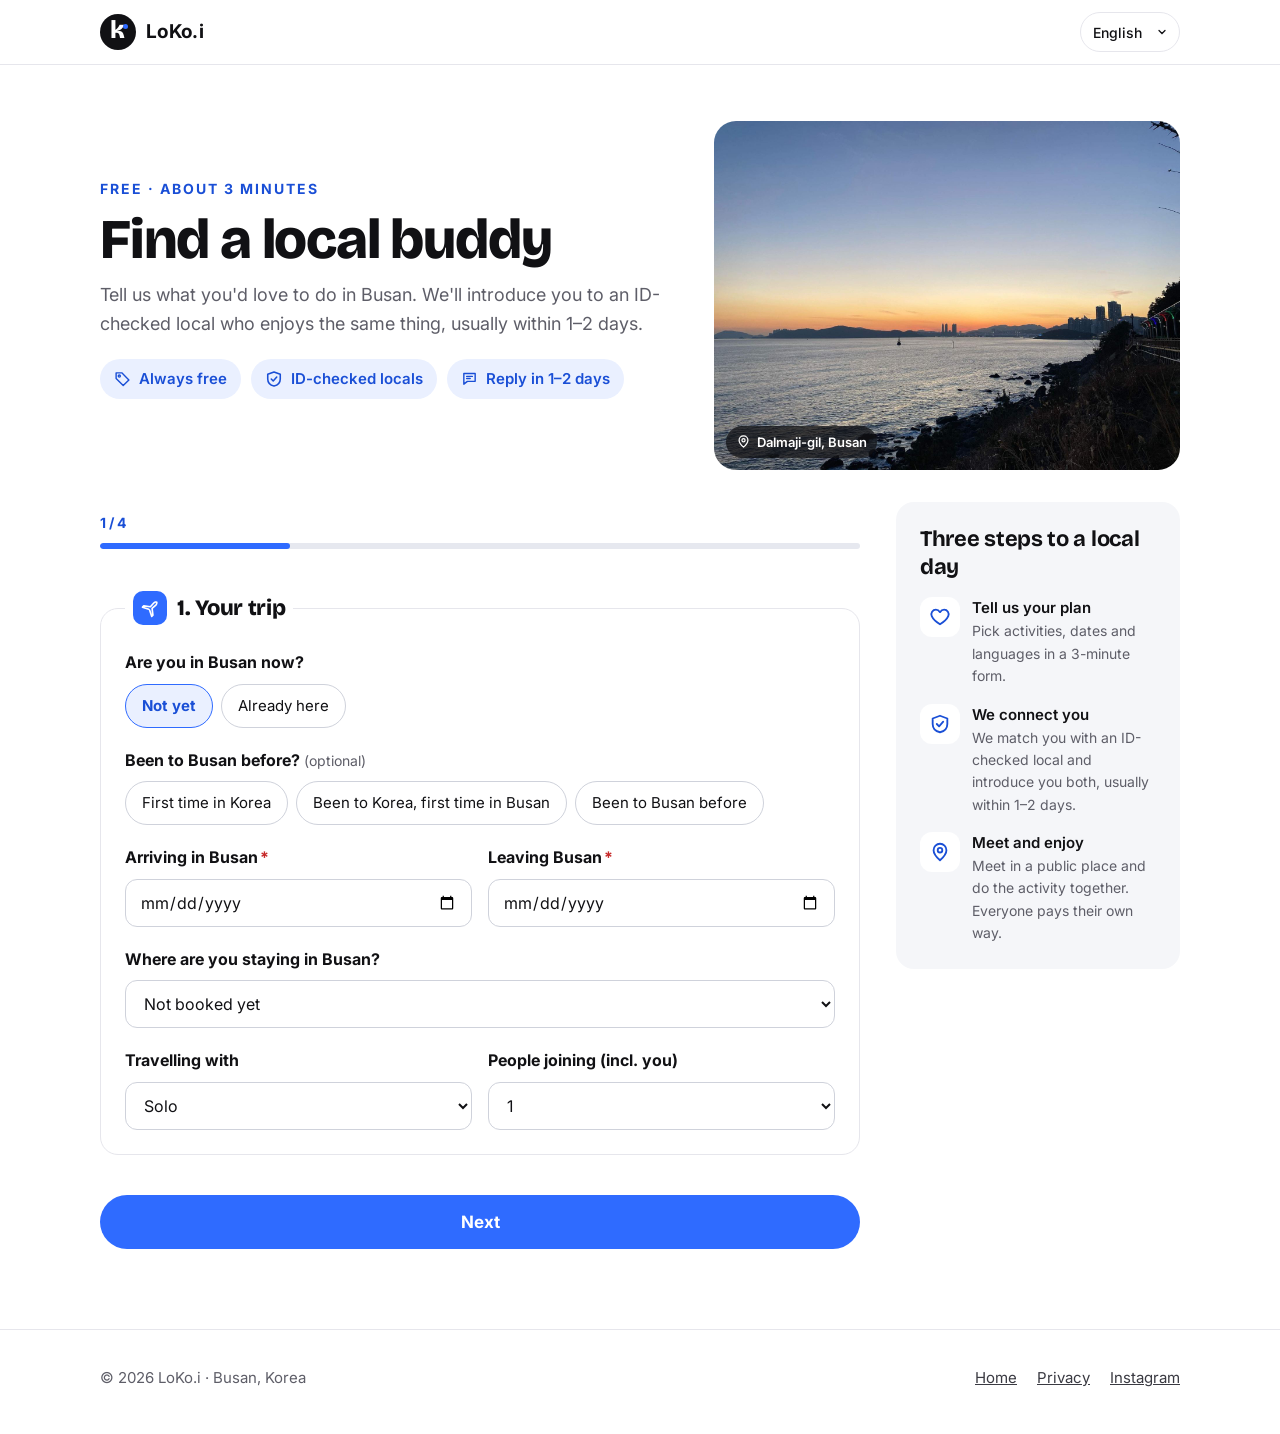
<file: apply.html>
<!doctype html>
<html lang="en">
<head>
<meta charset="utf-8">
<meta name="viewport" content="width=device-width, initial-scale=1">
<title>Find a local buddy — LoKo.i</title>
<meta property="og:type" content="website">
<meta property="og:site_name" content="LoKo.i">
<meta property="og:url" content="https://lokoikr.github.io/apply.html">
<meta property="og:title" content="Find a local buddy in Busan — LoKo.i">
<meta property="og:description" content="Tell us what you want to do in Busan. We connect you with a local who loves it too. Always free.">
<meta property="og:image" content="https://lokoikr.github.io/assets/img/og.jpg">
<meta property="og:image:width" content="1200">
<meta property="og:image:height" content="630">
<meta name="twitter:card" content="summary_large_image">
<meta name="theme-color" content="#2F6BFF">
<link rel="icon" type="image/png" href="assets/img/icon.png">
<link rel="apple-touch-icon" href="assets/img/icon.png">
<meta name="description" content="Tell us what you want to do in Busan. We will connect you with a local who loves it too. Always free.">
<link rel="preconnect" href="https://fonts.googleapis.com">
<link rel="preconnect" href="https://fonts.gstatic.com" crossorigin>
<link rel="stylesheet" href="https://fonts.googleapis.com/css2?family=Bricolage+Grotesque:opsz,wght@12..96,800&family=Inter:wght@400;500;600;700&family=Noto+Sans+KR:wght@400;500;700&family=Noto+Sans+TC:wght@400;500;700&display=swap">
<link rel="stylesheet" href="assets/style.css">
</head>
<body>
<a class="skip" href="#main" data-i18n="skip">Skip to content</a>
<header class="site-header">
  <div class="wrap">
    <a class="brand" href="index.html" aria-label="LoKo.i home"><span class="brand-mark" aria-hidden="true">k</span>LoKo.i</a>
    <div class="header-tools" style="margin-left:auto">
      <label class="hp" for="lang">Language</label>
      <select id="lang" class="lang-select" data-lang-select>
        <option value="en">English</option>
        <option value="zh">繁體中文</option>
        <option value="ko">한국어</option>
      </select>
    </div>
  </div>
</header>

<main id="main">
  <div class="wrap page-head">
    <div class="ph-grid">
      <div>
        <span class="kicker" style="font-size:14px;font-weight:700;letter-spacing:2px;color:var(--accent-ink);text-transform:uppercase" data-i18n="ap_kicker">Free · About 3 minutes</span>
        <h1 data-i18n="ap_title">Find a local buddy</h1>
        <p data-i18n="ap_sub">Tell us what you'd love to do in Busan. We'll introduce you to an ID-checked local who enjoys the same thing, usually within 1–2 days.</p>
        <ul class="ph-points"><li data-ic="tag"><span data-i18n="badge1">Always free</span></li><li data-ic="shield"><span data-i18n="badge2">ID-checked locals</span></li><li data-ic="chat"><span data-i18n="ap_pt3">Reply in 1–2 days</span></li></ul>
      </div>
      <figure class="ph-photo"><img src="assets/img/sparkle.jpg" alt="Morning sea sparkling below the hill road to Dalmaji" fetchpriority="high"><figcaption data-ic="pin">Dalmaji-gil, Busan</figcaption></figure>
    </div>
  </div>

  <div class="wrap form-wrap">
    <div class="form-msg warn" data-endpoint-warning hidden data-i18n="form_not_ready">The form is being set up. For now, please message us on Instagram @lokoi.kr.</div>

    <div class="form-layout">
    <form class="lk-form" data-lk-form="traveler" novalidate>
      <div class="hp" aria-hidden="true"><label for="website">Website</label><input id="website" name="website" type="text" tabindex="-1" autocomplete="off"></div>

      <fieldset>
        <legend data-ic="plane" data-i18n="ap_sec1">1. Your trip</legend>
        <div class="field">
          <span class="label" id="l-now" data-i18n="ap_now">Are you in Busan now?</span>
          <div class="choices" role="radiogroup" aria-labelledby="l-now">
            <label class="chip"><input type="radio" name="in_busan" value="Not yet" checked><span data-i18n="ap_now1">Not yet</span></label>
            <label class="chip"><input type="radio" name="in_busan" value="Already here"><span data-i18n="ap_now2">Already here</span></label>
          </div>
        </div>
        <div class="field">
          <span class="label" id="l-first_visit"><span data-i18n="ap_fv">Been to Busan before?</span> <span class="opt" data-i18n="opt">(optional)</span></span>
          <div class="choices" role="radiogroup" aria-labelledby="l-first_visit">
            <label class="chip"><input type="radio" name="first_visit" value="First time in Korea"><span data-i18n="fv1">First time in Korea</span></label>
            <label class="chip"><input type="radio" name="first_visit" value="First time in Busan"><span data-i18n="fv2">Been to Korea, first time in Busan</span></label>
            <label class="chip"><input type="radio" name="first_visit" value="Been to Busan"><span data-i18n="fv3">Been to Busan before</span></label>
          </div>
        </div>
        <div class="row-2">
          <div class="field"><label for="arrive"><span data-i18n="ap_arrive">Arriving in Busan</span><span class="req">*</span></label><input id="arrive" name="arrive" type="date" required></div>
          <div class="field"><label for="leave"><span data-i18n="ap_leave">Leaving Busan</span><span class="req">*</span></label><input id="leave" name="leave" type="date" required></div>
        </div>
        <p class="note-soft" data-long-stay hidden><span data-i18n="ap_long">Staying in Busan for 2 months or more? You can also join as a local.</span> <a href="local.html" data-i18n="band_btn">Join as a local</a></p>
        <div class="field">
          <label for="stay" data-i18n="ap_stay">Where are you staying in Busan?</label>
          <select id="stay" name="stay_area">
            <option value="Not decided" data-i18n="ap_stay0">Not booked yet</option><option value="Haeundae / Centum" data-i18n="ar1">Haeundae · Centum</option><option value="Gwangalli / Suyeong" data-i18n="ar2">Gwangalli · Suyeong</option><option value="Seomyeon / Jeonpo" data-i18n="ar3">Seomyeon · Jeonpo</option><option value="Nampo / Jung-gu" data-i18n="ar4">Nampo · Jung-gu</option><option value="Yeongdo" data-i18n="ar5">Yeongdo</option><option value="Gijang / Songjeong" data-i18n="ar6">Gijang · Songjeong</option><option value="Other" data-i18n="src_other">Other</option>
          </select>
        </div>
        <div class="row-2">
          <div class="field">
            <label for="with" data-i18n="ap_with">Travelling with</label>
            <select id="with" name="travelling_with">
              <option value="Solo" data-i18n="ap_with1">Solo</option>
              <option value="Friends" data-i18n="ap_with2">Friends</option>
              <option value="Partner" data-i18n="ap_with3">Partner</option>
              <option value="Family with kids" data-i18n="ap_with4">Family with kids</option>
              <option value="Family (adults)" data-i18n="ap_with5">Family (adults)</option>
              <option value="Group (5+)" data-i18n="ap_with6">Group (5+)</option>
            </select>
          </div>
          <div class="field">
            <label for="size" data-i18n="ap_size">People joining (incl. you)</label>
            <select id="size" name="group_size">
              <option value="1">1</option><option value="2">2</option><option value="3">3</option><option value="4">4</option><option value="5+">5+</option>
            </select>
          </div>
        </div>
        <div class="field" data-show-when="travelling_with=Family with kids">
          <label for="kids"><span data-i18n="ap_kids">Kids' ages, if any</span><span class="req">*</span></label>
          <input id="kids" name="kids_ages" type="text" data-i18n-ph="ap_kids_ph" placeholder="e.g. 5, 9">
        </div>
      </fieldset>

      <fieldset>
        <legend data-ic="heart" data-i18n="ap_sec2">2. What you'd love to do</legend>
        <div class="field" data-required-group="activities">
          <span class="label" id="l-acts"><span data-i18n="ap_acts">Pick all that interest you</span><span class="req">*</span></span>
          <div class="choices" role="group" aria-labelledby="l-acts">
            <label class="chip"><input type="checkbox" name="activities" value="Walks & nature"><span data-i18n="a1_t">Walks &amp; nature</span></label>
            <label class="chip"><input type="checkbox" name="activities" value="Sports"><span data-i18n="a2_t">Sports</span></label>
            <label class="chip"><input type="checkbox" name="activities" value="Games"><span data-i18n="ap_games">Watching a game</span></label>
            <label class="chip"><input type="checkbox" name="activities" value="Food & markets"><span data-i18n="a4_t">Food &amp; markets</span></label>
            <label class="chip"><input type="checkbox" name="activities" value="Culture & art"><span data-i18n="a5_t">Culture &amp; art</span></label>
            <label class="chip"><input type="checkbox" name="activities" value="By the sea"><span data-i18n="a6_t">By the sea</span></label>
            <label class="chip"><input type="checkbox" name="activities" value="Learn & daily life"><span data-i18n="ap_learn">Learn Korean, cook, ride the subway</span></label>
            <label class="chip"><input type="checkbox" name="activities" value="Views & old town"><span data-i18n="ap_views">Views &amp; old-town alleys</span></label>
            <label class="chip"><input type="checkbox" name="activities" value="Kids & family"><span data-i18n="ap_family">Kids &amp; family</span></label>
          </div>
        </div>
        <div class="field">
          <label for="details" data-i18n="ap_details">Anything specific?</label>
          <textarea id="details" name="details" data-i18n-ph="ap_details_ph" placeholder="e.g. I want to eat pork soup where locals go, or cheer at a baseball game."></textarea>
        </div>
        <div class="field">
          <span class="label" id="l-budget"><span data-i18n="ap_budget">Food budget per meal</span> <span class="opt" data-i18n="opt">(optional)</span></span>
          <span class="hint" data-i18n="ap_budget_hint">Everyone pays their own way, so your local will pick places that fit.</span>
          <div class="choices" role="radiogroup" aria-labelledby="l-budget">
            <label class="chip"><input type="radio" name="budget" value="Light"><span data-i18n="bd1">Keep it light (~₩10,000)</span></label>
            <label class="chip"><input type="radio" name="budget" value="Normal"><span data-i18n="bd2">Normal (~₩20,000)</span></label>
            <label class="chip"><input type="radio" name="budget" value="Any"><span data-i18n="bd3">Anything is fine</span></label>
          </div>
        </div>
        <div class="field">
          <label for="notes" data-i18n="ap_notes">Anything we should know?</label>
          <span class="hint" data-i18n="ap_notes_hint">Food needs (vegetarian, halal, allergies), mobility, or anything that helps the day go well.</span>
          <input id="notes" name="notes" type="text" maxlength="200">
        </div>
        <div class="field">
          <span class="label" id="l-area" data-i18n="ap_area">Preferred area</span>
          <div class="choices" role="group" aria-labelledby="l-area">
            <label class="chip"><input type="checkbox" name="areas" value="Haeundae / Centum"><span data-i18n="ar1">Haeundae · Centum</span></label>
            <label class="chip"><input type="checkbox" name="areas" value="Gwangalli / Suyeong"><span data-i18n="ar2">Gwangalli · Suyeong</span></label>
            <label class="chip"><input type="checkbox" name="areas" value="Seomyeon / Jeonpo"><span data-i18n="ar3">Seomyeon · Jeonpo</span></label>
            <label class="chip"><input type="checkbox" name="areas" value="Nampo / Jung-gu"><span data-i18n="ar4">Nampo · Jung-gu</span></label>
            <label class="chip"><input type="checkbox" name="areas" value="Yeongdo"><span data-i18n="ar5">Yeongdo</span></label>
            <label class="chip"><input type="checkbox" name="areas" value="Gijang / Songjeong"><span data-i18n="ar6">Gijang · Songjeong</span></label>
            <label class="chip"><input type="checkbox" name="areas" value="Anywhere"><span data-i18n="ar7">Anywhere</span></label>
          </div>
        </div>
        <div class="row-2">
          <div class="field"><label for="date"><span data-i18n="ap_date">Preferred date</span><span class="req">*</span></label><input id="date" name="preferred_date" type="date" required></div>
          <div class="field">
            <span class="label" id="l-time" data-i18n="ap_time">Time of day</span>
            <div class="choices" role="group" aria-labelledby="l-time">
              <label class="chip"><input type="checkbox" name="time_slots" value="Morning"><span data-i18n="t1">Morning</span></label>
              <label class="chip"><input type="checkbox" name="time_slots" value="Afternoon"><span data-i18n="t2">Afternoon</span></label>
              <label class="chip"><input type="checkbox" name="time_slots" value="Evening"><span data-i18n="t3">Evening (till 10 pm)</span></label>
            </div>
          </div>
        </div>
        <div class="field" data-required-group="languages">
          <span class="label" id="l-lang"><span data-i18n="ap_lang">Languages you speak</span><span class="req">*</span></span>
          <div class="choices" role="group" aria-labelledby="l-lang">
            <label class="chip"><input type="checkbox" name="languages" value="English"><span>English</span></label>
            <label class="chip"><input type="checkbox" name="languages" value="Chinese"><span>中文</span></label>
            <label class="chip"><input type="checkbox" name="languages" value="Japanese"><span>日本語</span></label>
            <label class="chip"><input type="checkbox" name="languages" value="Korean"><span>한국어</span></label>
          </div>
        </div>
        <div class="field">
          <span class="label" id="l-korean_level"><span data-i18n="ap_kl">Your Korean</span> <span class="opt" data-i18n="opt">(optional)</span></span>
          <span class="hint" data-i18n="ap_kl_hint">Helps your local know how much English or Chinese to use.</span>
          <div class="choices" role="radiogroup" aria-labelledby="l-korean_level">
            <label class="chip"><input type="radio" name="korean_level" value="None"><span data-i18n="kl1">Not yet</span></label>
            <label class="chip"><input type="radio" name="korean_level" value="A little"><span data-i18n="kl2">A few words</span></label>
            <label class="chip"><input type="radio" name="korean_level" value="Conversational"><span data-i18n="kl3">I can chat</span></label>
          </div>
        </div>
        <div class="field">
          <span class="label" id="l-gender" data-i18n="ap_gender">Local buddy preference</span>
          <div class="choices" role="radiogroup" aria-labelledby="l-gender">
            <label class="chip"><input type="radio" name="buddy_pref" value="No preference" checked><span data-i18n="ap_g1">No preference</span></label>
            <label class="chip"><input type="radio" name="buddy_pref" value="Same gender"><span data-i18n="ap_g2">Same gender as me</span></label>
          </div>
        </div>
        <div class="field">
          <span class="label" id="l-mygender" data-i18n="ap_mygender">Your gender</span>
          <span class="hint" data-i18n="ap_mygender_hint">Only used to find a same-gender buddy.</span>
          <div class="choices" role="radiogroup" aria-labelledby="l-mygender">
            <label class="chip"><input type="radio" name="gender" value="Woman"><span data-i18n="g_w">Woman</span></label>
            <label class="chip"><input type="radio" name="gender" value="Man"><span data-i18n="g_m">Man</span></label>
            <label class="chip"><input type="radio" name="gender" value="Prefer not to say" checked><span data-i18n="g_n">Prefer not to say</span></label>
          </div>
        </div>
      </fieldset>

      <fieldset>
        <legend data-ic="chat" data-i18n="ap_sec3">3. How to reach you</legend>
        <div class="row-2">
          <div class="field"><label for="name"><span data-i18n="ap_name">Name</span><span class="req">*</span></label><input id="name" name="name" type="text" autocomplete="name" required></div>
          <div class="field"><label for="country"><span data-i18n="ap_country">Country</span><span class="req">*</span></label><input id="country" name="country" type="text" autocomplete="country-name" required></div>
        </div>
        <div class="field">
          <label for="about"><span data-i18n="ap_about">A line about you</span><span class="req">*</span></label>
          <span class="hint" data-i18n="ap_about_hint">Your local reads this before meeting you. e.g. "Grad student from Taipei, into film cameras and street food."</span>
          <textarea id="about" name="about_me" rows="2" maxlength="200" required></textarea>
        </div>
        <div class="field photo-field" data-photo>
          <span class="label"><span data-i18n="ph_label">Your photo</span> <span class="opt" data-i18n="opt">(optional)</span></span>
          <span class="hint" data-i18n="ph_hint_t">A clear photo of your face helps your local find you. Only our team and your matched local see it.</span>
          <label class="photo-drop">
            <input type="file" accept="image/*" data-photo-input>
            <span class="photo-empty"><span class="photo-ic" data-ic="camera"></span><b data-i18n="ph_add">Add a photo</b><small data-i18n="ph_small">Camera or gallery</small></span>
            <img data-photo-preview alt="" hidden>
          </label>
          <button type="button" class="link-btn" data-photo-remove hidden data-i18n="ph_remove">Remove photo</button>
        </div>

        <div class="row-2">
          <div class="field">
            <label for="age" data-i18n="ap_age">Age range</label>
            <select id="age" name="age_range">
              <option value="18-24">18–24</option><option value="25-34">25–34</option><option value="35-44">35–44</option><option value="45+">45+</option>
            </select>
          </div>
          <div class="field"><label for="email"><span data-i18n="ap_email">Email</span><span class="req">*</span></label><input id="email" name="email" type="email" autocomplete="email" required></div>
        </div>
        <div class="row-2">
          <div class="field">
            <label for="method" data-i18n="ap_method">Best way to contact you</label>
            <select id="method" name="contact_method">
              <option value="Instagram DM">Instagram DM</option><option value="WhatsApp">WhatsApp</option><option value="LINE">LINE</option><option value="KakaoTalk">KakaoTalk</option><option value="Email">Email</option>
            </select>
          </div>
          <div class="field"><label for="handle"><span data-i18n="ap_handle">Your ID or number there</span><span class="req">*</span></label><input id="handle" name="contact_id" type="text" autocomplete="off" autocapitalize="off" required></div>
        </div>
        <div class="field">
          <label for="source" data-i18n="ap_source">How did you find us?</label>
          <select id="source" name="source">
            <option value="Instagram">Instagram</option><option value="Threads">Threads</option><option value="Friend" data-i18n="src_friend">A friend</option><option value="Hostel / hotel" data-i18n="src_stay">Hostel / hotel</option><option value="Search" data-i18n="src_search">Search</option><option value="Other" data-i18n="src_other">Other</option>
          </select>
        </div>
      </fieldset>

      <fieldset>
        <legend data-ic="shield" data-i18n="ap_sec4">4. Agreements</legend>
        <div class="preview" data-preview>
          <p class="preview-t" data-i18n="pv_title">This is what your local will see</p>
          <div class="pcard" data-pcard></div>
          <p class="hint" data-i18n="pv_note">Your email and contact ID stay private until you both say yes.</p>
        </div>
        <div class="consent">
          <details><summary data-i18n="c_priv_t">Personal information (required)</summary>
            <ul>
              <li data-i18n="c_priv1">We collect: name, country, age range, email, contact ID, trip dates, group details (incl. kids' ages), activities, area, time, languages, buddy preference, a line about you and notes. Optional: first visit, Korean level, food budget, your photo.</li>
              <li data-i18n="c_priv2">Why: to connect you with a local, contact you about the meetup, keep everyone safe, and improve LoKo.i (statistics are anonymous).</li>
              <li data-i18n="c_priv3">How long: 1 year from submission, or deleted right away when you ask.</li>
              <li data-i18n="c_priv4">Where: stored in Google Sheets and Google Drive (Google LLC, servers outside Korea).</li>
            </ul>
          </details>
          <label class="check"><input type="checkbox" name="agree_privacy" value="Yes" required><span data-i18n="c_agree_priv">I agree to the collection and use of my personal information.</span></label>
        </div>
        <div class="consent">
          <details><summary data-i18n="c_third_t">Sharing with your matched local (required)</summary>
            <ul>
              <li data-i18n="c_third1">Shared with: the ID-checked LoKo.i local you are matched with.</li>
              <li data-i18n="c_third2">What: first name, photo, country, age range, your intro, group size, activity, date, time, area, languages and notes. Your contact ID is shared only after you both say yes.</li>
              <li data-i18n="c_third3">Why: to plan and meet on the day. We ask locals to delete it within 7 days after the meetup.</li>
            </ul>
          </details>
          <label class="check"><input type="checkbox" name="agree_share" value="Yes" required><span data-i18n="c_agree_third">I agree to share my profile with my matched local (contact only after we both say yes).</span></label>
        </div>
        <div class="consent">
          <label class="check"><input type="checkbox" name="board_public" value="Yes"><span data-i18n="c_board_pub">(Optional, recommended) Post my trip on the public LoKo.i board so locals can find me and say "Let's go". Shown: country, age range, dates, area, activities, languages and your "anything specific" note, auto-translated. Never your name, photo or contact. You can hide it anytime.</span></label>
        </div>
        <div class="consent">
          <details><summary data-i18n="c_safe_t">Safety rules (required)</summary>
            <ul>
              <li data-i18n="r1">Meet only in public places, and wrap up by 10 pm.</li>
              <li data-i18n="r2">No home or hotel visits, and no rides in private cars.</li>
              <li data-i18n="r3">Not a dating app. Unwanted advances get you removed.</li>
              <li data-i18n="r5">Everyone pays for their own food, tickets and transport.</li>
              <li data-i18n="c_safe5">Locals are not paid guides. LoKo.i connects people and is not a party to the activity, but we act on every report right away.</li>
            </ul>
          </details>
          <label class="check"><input type="checkbox" name="agree_safety" value="Yes" required><span data-i18n="c_agree_safe">I will follow the safety rules.</span></label>
        </div>
        <label class="check"><input type="checkbox" name="agree_adult" value="Yes" required><span data-i18n="c_adult">I am 18 or older. (Under 18s join with a parent who applies.)</span></label>
        <div class="field">
          <span class="label" id="l-photo" data-i18n="c_photo">Photos for LoKo.i Instagram (optional)</span>
          <div class="choices" role="radiogroup" aria-labelledby="l-photo">
            <label class="chip"><input type="radio" name="photo_ok" value="Face OK"><span data-i18n="c_photo1">Face is OK</span></label>
            <label class="chip"><input type="radio" name="photo_ok" value="No face"><span data-i18n="c_photo2">Only without my face</span></label>
            <label class="chip"><input type="radio" name="photo_ok" value="No" checked><span data-i18n="c_photo3">No photos</span></label>
          </div>
        </div>
      </fieldset>

      <div class="form-msg err" data-form-error hidden></div>
      <div class="form-actions">
        <button class="btn btn-primary" type="submit" data-i18n="ap_submit">Send my request</button>
        <span class="hint" style="margin:0" data-i18n="ap_free">Free, always. We'll reply within 1–2 days.</span>
      </div>
    </form>
      <aside class="form-aside" aria-labelledby="aside-t"><h2 id="aside-t" data-i18n="how_title">Three steps to a local day</h2><ul><li><span class="rule-ic"><svg class="ic" viewBox="0 0 24 24" fill="none" stroke-width="2" stroke-linecap="round" stroke-linejoin="round" aria-hidden="true"><path d="M12 20s-7-4.5-9-9c-1.5-3.4 1-7 4.5-7 2 0 3.5 1.2 4.5 2.7C13 5.2 14.5 4 16.5 4 20 4 22.5 7.6 21 11c-2 4.5-9 9-9 9z"/></svg></span><span><b data-i18n="s1_t">Tell us your plan</b><small data-i18n="s1_p">Pick activities, dates and languages in a 3-minute form.</small></span></li><li><span class="rule-ic"><svg class="ic" viewBox="0 0 24 24" fill="none" stroke-width="2" stroke-linecap="round" stroke-linejoin="round" aria-hidden="true"><path d="M12 3l8 3v6c0 5-3.5 8-8 9-4.5-1-8-4-8-9V6z"/><path d="M8.5 12l2.5 2.5 4.5-5"/></svg></span><span><b data-i18n="s2_t">We connect you</b><small data-i18n="s2_p">We match you with an ID-checked local and introduce you both, usually within 1–2 days.</small></span></li><li><span class="rule-ic"><svg class="ic" viewBox="0 0 24 24" fill="none" stroke-width="2" stroke-linecap="round" stroke-linejoin="round" aria-hidden="true"><path d="M12 21s-7-6.2-7-11a7 7 0 0 1 14 0c0 4.8-7 11-7 11z"/><circle cx="12" cy="10" r="2.5"/></svg></span><span><b data-i18n="s3_t">Meet and enjoy</b><small data-i18n="s3_p">Meet in a public place and do the activity together. Everyone pays their own way.</small></span></li></ul></aside>
    </div>

    <div class="done" data-form-done hidden tabindex="-1">
      <h2 data-i18n="done_t">Got it, thank you!</h2>
      <p data-i18n="done_p">We'll look for a local who loves the same things and get back to you within 1–2 days. Meanwhile, follow our Busan tips on Instagram.</p>
      <ol class="done-steps">
        <li data-ic="clock"><span data-i18n="done_s1">We look for a local who fits you (1–2 days).</span></li>
        <li data-ic="user"><span data-i18n="done_s2">We send you their first name, photo and intro on the contact you gave us.</span></li>
        <li data-ic="chat"><span data-i18n="done_s3">Need to change or cancel? Reply to our message or DM @lokoi.kr anytime.</span></li>
      </ol>
      <div data-board-link hidden style="background:#fff;border-radius:14px;padding:16px;margin:0 0 16px">
        <p data-i18n="done_board">Your personal board link is saved on this phone. Find locals on the board and tap "Let's go". Bookmark it to come back.</p>
        <a class="btn btn-primary" href="board.html" data-i18n="done_board_btn">Open the board</a>
      </div>
      <a class="btn btn-dark" href="https://www.instagram.com/lokoi.kr/" target="_blank" rel="noopener" data-i18n="tips_follow">Follow @lokoi.kr</a>
    </div>
  </div>
</main>

<footer class="site-footer">
  <div class="wrap">
    <span data-i18n="f_rights">© 2026 LoKo.i · Busan, Korea</span>
    <nav aria-label="Footer">
      <a href="index.html" data-i18n="f_home">Home</a>
      <a href="privacy.html" data-i18n="f_privacy">Privacy</a>
      <a href="https://www.instagram.com/lokoi.kr/" target="_blank" rel="noopener">Instagram</a>
    </nav>
  </div>
</footer>
<script src="assets/config.js"></script>
<script src="assets/analytics.js"></script>
<script src="assets/i18n.js"></script>
<script src="assets/card.js"></script>
<script src="assets/form.js"></script>
</body>
</html>
</file>
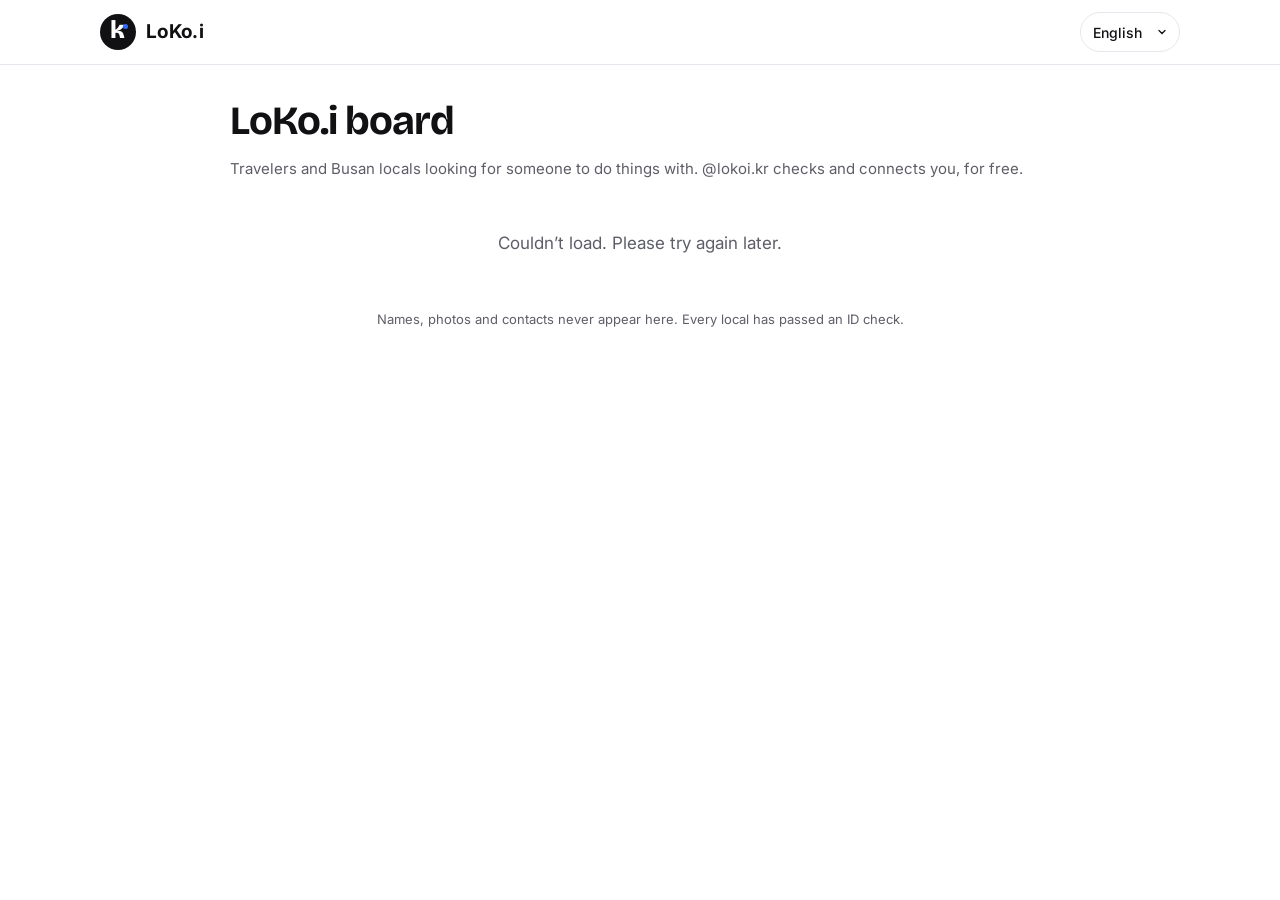
<file: board.html>
<!doctype html>
<html lang="ko">
<head>
<meta charset="utf-8">
<meta name="viewport" content="width=device-width, initial-scale=1">
<meta name="referrer" content="no-referrer">
<title>LoKo.i 게시판</title>
<meta name="description" content="Travelers and Busan locals looking for someone to do things with. Free, ID-checked locals.">
<meta property="og:type" content="website">
<meta property="og:site_name" content="LoKo.i">
<meta property="og:url" content="https://lokoikr.github.io/board.html">
<meta property="og:title" content="LoKo.i board — find a buddy in Busan">
<meta property="og:description" content="Travelers and Busan locals looking for someone to do things with. Free, ID-checked locals.">
<meta property="og:image" content="https://lokoikr.github.io/assets/img/og.jpg">
<meta name="twitter:card" content="summary_large_image">
<meta name="theme-color" content="#2F6BFF">
<link rel="icon" type="image/png" href="assets/img/icon.png">
<link rel="apple-touch-icon" href="assets/img/icon.png">
<link rel="preconnect" href="https://fonts.googleapis.com">
<link rel="preconnect" href="https://fonts.gstatic.com" crossorigin>
<link rel="stylesheet" href="https://fonts.googleapis.com/css2?family=Bricolage+Grotesque:opsz,wght@12..96,800&family=Inter:wght@400;500;600;700&family=Noto+Sans+KR:wght@400;500;700&family=Noto+Sans+TC:wght@400;500;700&display=swap">
<link rel="stylesheet" href="assets/style.css">
<style>
  .bd { padding-top: 24px; padding-bottom: 80px; max-width: 860px; }
  .bd h1 { font-family: var(--font-head); font-size: clamp(28px, 5vw, 40px); letter-spacing: -1px; margin: 0 0 4px; }
  .bd .sub { color: var(--ink-3); margin: 0 0 16px; font-size: 15px; }
  .cta { display: flex; gap: 8px; flex-wrap: wrap; margin: 0 0 18px; }
  .cta .btn { flex: 1 1 200px; }
  .mebar { display: flex; flex-wrap: wrap; gap: 8px 12px; align-items: center; background: var(--bg-soft); border-radius: 14px; padding: 12px 14px; margin: 0 0 18px; font-size: 15px; }
  .mebar b { font-weight: 700; }
  .mebar .grow { flex: 1 1 auto; color: var(--ink-3); }
  .bar { display: flex; gap: 8px; flex-wrap: wrap; align-items: center; border-bottom: 1px solid var(--line); margin-bottom: 4px; }
  .tabs { display: flex; gap: 2px; flex: 1 1 auto; overflow-x: auto; }
  .tabs button { border: 0; background: none; font: 600 15px var(--font-body); color: var(--ink-3); padding: 12px 10px; min-height: 44px; border-bottom: 3px solid transparent; cursor: pointer; white-space: nowrap; }
  .tabs button[aria-pressed=true] { color: var(--ink); border-bottom-color: var(--accent); }
  .tabs .n { font-weight: 500; color: var(--ink-3); margin-left: 3px; font-size: 13px; }
  .search { flex: 0 1 220px; min-width: 0; margin: 6px 0; }
  .search input { width: 100%; font: 15px var(--font-body); padding: 9px 12px; border: 1px solid var(--line); border-radius: 10px; min-height: 40px; }
  @media (max-width: 600px) { .search { flex: 1 1 100%; } }
  .list { list-style: none; margin: 0; padding: 0; }
  .post { border-bottom: 1px solid var(--line); }
  .post button { all: unset; box-sizing: border-box; display: grid; grid-template-columns: minmax(0, 1fr) auto; gap: 4px 12px; width: 100%; padding: 14px 4px; cursor: pointer; }
  .post button:focus-visible { outline: 3px solid var(--accent); outline-offset: -3px; border-radius: 8px; }
  .post button:hover .p-title { color: var(--accent-ink); }
  .p-top { grid-column: 1; display: flex; gap: 6px; align-items: center; flex-wrap: wrap; font-size: 13px; }
  .who { font-weight: 700; border-radius: 6px; padding: 2px 7px; font-size: 12px; }
  .who.traveler { background: var(--accent-soft); color: var(--accent-ink); }
  .who.local { background: #E8F5EC; color: var(--ok); }
  .p-cat { color: var(--ink-3); font-weight: 600; }
  .p-title { grid-column: 1; font-weight: 600; font-size: 17px; line-height: 1.4; overflow: hidden; display: -webkit-box; -webkit-line-clamp: 2; -webkit-box-orient: vertical; }
  .p-meta { grid-column: 1; font-size: 14px; color: var(--ink-3); }
  .p-side { grid-column: 2; grid-row: 1 / span 3; align-self: center; text-align: center; min-width: 56px; }
  .fit { display: inline-block; font: 800 20px var(--font-head); color: var(--ink); line-height: 1; }
  .fit small { display: block; font: 500 11px var(--font-body); color: var(--ink-3); margin-top: 3px; }
  .done-tag { display: inline-block; font-size: 12px; font-weight: 700; color: var(--ok); background: #E8F5EC; border-radius: 999px; padding: 3px 8px; }
  .mine-tag { display: inline-block; font-size: 12px; font-weight: 700; color: var(--ink-2); background: var(--bg-soft); border-radius: 999px; padding: 3px 8px; }
  .empty, .state { color: var(--ink-3); padding: 32px 4px; text-align: center; }
  .foot-note { color: var(--ink-3); font-size: 13px; margin-top: 20px; text-align: center; }
  dialog.dt { border: 0; padding: 0; border-radius: 20px; width: min(560px, calc(100vw - 24px)); max-height: calc(100dvh - 24px); }
  dialog.dt::backdrop { background: rgba(17,17,20,.45); }
  .dt-top { position: sticky; top: 0; z-index: 1; background: #fff; display: flex; justify-content: space-between; align-items: center; gap: 8px; padding: 14px 18px; border-bottom: 1px solid var(--line); }
  .dt-body { padding: 18px; }
  .dt-body h2 { font-size: 20px; line-height: 1.4; margin: 4px 0 10px; }
  .dt-body dl { display: grid; grid-template-columns: 96px minmax(0, 1fr); gap: 6px 12px; margin: 0 0 14px; font-size: 15px; }
  .dt-body dt { color: var(--ink-3); }
  .dt-body dd { margin: 0; }
  .orig { font-size: 14px; color: var(--ink-3); margin: -4px 0 14px; }
  .orig summary { cursor: pointer; min-height: 32px; display: inline-flex; align-items: center; }
  .join label { font-weight: 700; display: block; margin-bottom: 6px; }
  .join textarea { width: 100%; font: 16px var(--font-body); padding: 10px 12px; border: 1px solid var(--line); border-radius: 12px; min-height: 96px; }
  .join .hint { font-size: 13px; color: var(--ink-3); margin: 6px 0 12px; }
  .join .btn { width: 100%; }
  .join .cta { margin: 10px 0 0; }
  .rules-mini { font-size: 13px; color: var(--ink-3); background: var(--bg-soft); border-radius: 12px; padding: 10px 12px; margin: 12px 0 0; }
  .msg-ok { background: #E8F5EC; color: var(--ok); border-radius: 12px; padding: 12px; font-weight: 600; margin: 0; }
  .msg-info { background: var(--bg-soft); color: var(--ink-2); border-radius: 12px; padding: 12px; margin: 0; }
  .msg-err { background: #FDECEC; color: var(--danger); border-radius: 12px; padding: 12px; font-weight: 600; margin-top: 10px; }
</style>
</head>
<body>
<header class="site-header">
  <div class="wrap">
    <a class="brand" href="index.html" aria-label="LoKo.i"><span class="brand-mark" aria-hidden="true">k</span>LoKo.i</a>
    <div class="header-tools" style="margin-left:auto">
      <label class="hp" for="lang">Language</label>
      <select id="lang" class="lang-select">
        <option value="en">English</option>
        <option value="zh">繁體中文</option>
        <option value="ko">한국어</option>
      </select>
    </div>
  </div>
</header>
<main class="wrap bd" id="main">
  <h1 data-t="title"></h1>
  <p class="sub" data-t="sub"></p>
  <div id="top"></div>
  <div id="app"><p class="state" data-t="loading"></p></div>
  <p class="foot-note" data-t="foot"></p>
</main>

<dialog class="dt" id="dt" aria-labelledby="dtTitle">
  <div class="dt-top"><span id="dtWho"></span><button class="btn btn-line btn-sm" type="button" id="dtClose" data-t="close"></button></div>
  <div class="dt-body" id="dtBody"></div>
</dialog>

<script src="assets/config.js"></script>
<script>
(function () {
  'use strict';
  var T = {
    ko: {
      title: 'LoKo.i 게시판', sub: '부산에서 같이 할 사람을 찾는 여행인과 현지인. 연결은 @lokoi.kr이 확인한 뒤 무료로 해 드려요.',
      loading: '불러오는 중…', foot: '이름·사진·연락처는 게시판에 보이지 않아요. 현지인은 모두 신원 확인을 마친 사람이에요.', close: '닫기',
      traveler: '여행인', local: '현지인', all: '전체', mine: '보낸 글', search: '검색 (활동·지역·국가)',
      writeT: '여행인으로 글쓰기', writeL: '현지인으로 글쓰기',
      meHello: '{n}님 ({w})', mePublic: '내 글이 게시판에 올라가 있어요.', mePrivate: '내 글이 게시판에 없어요.', hide: '내 글 내리기', show: '내 글 올리기',
      meUnverified: '신원 확인을 마치면 내 글이 보이고 "같이 해요"를 누를 수 있어요.',
      badToken: '내 링크가 맞지 않아요. 글을 다시 올리거나 @lokoi.kr로 문의해 주세요.',
      fit: '잘 맞음', applied: '보냄', myPost: '내 글', none: '아직 글이 없어요. 첫 글을 올려 주세요!', noneMine: '아직 "같이 해요"를 보낸 글이 없어요.', noHit: '검색 결과가 없어요.',
      fail: '불러오지 못했어요. 잠시 뒤 다시 열어 주세요.',
      when: '날짜', stay: '여행 기간', time: '시간대', area: '지역', acts: '하고 싶은 것', lang: '대화 언어', kor: '한국어', visit: '방문',
      age: '나이대', kids: '아이 나이', from: '국가', with: '함께', avail: '가능한 때', freq: '빈도', years: '부산 거주', level: '외국어', maxg: '최대 인원',
      orig: '원문 보기', autoTr: '자동 번역이에요.',
      msgL: '한마디', msgPh: '예: 저도 돼지국밥 좋아해요! 남포동 단골집 같이 가요.', msgHint: '상대 언어로 번역해서 전달돼요. 연락처는 적지 마세요 (자동으로 지워져요).',
      send: '같이 해요', sending: '보내는 중…',
      sent: '보냈어요! 상대도 좋다고 하면 @lokoi.kr이 인스타 단체 DM으로 연결해 드려요.', dup: '이미 보낸 글이에요. 상대의 답을 기다려 주세요.',
      needPost: '"같이 해요"를 누르려면 먼저 내 글을 올려 주세요. 신청서가 곧 게시판 글이 돼요.',
      same: '여행인은 현지인 글에, 현지인은 여행인 글에 "같이 해요"를 보낼 수 있어요.',
      no_fit: '언어·성별·인원·날짜 조건이 맞지 않아서 연결할 수 없어요.', unverified: '신원 확인(영상통화)을 마치면 누를 수 있어요.',
      inactive: '내 신청이 끝났거나 여행 날짜가 지났어요. 새로 신청해 주세요.', closed: '이 글은 마감됐어요.', invalid: '내 링크가 맞지 않아요.', sendFail: '보내지 못했어요. 잠시 뒤 다시 시도해 주세요.',
      rules: '만남 규칙: 낮·공개 장소, 밤 10시 전 마무리, 숙소·집·개인 차량·술 중심 활동 금지, 각자 계산.',
      demo: '예시 화면이에요. 가상의 글이고 아무것도 저장되지 않아요.', wantT: '{a} 같이 할 현지인 찾아요', wantL: '{a} 같이 해요', today: '오늘', tomorrow: '내일',
      people: '{n}명', busan: '부산', from_x: '{c} 출신', hideAsk: '내 글을 게시판에서 내릴까요?'
    },
    en: {
      title: 'LoKo.i board', sub: 'Travelers and Busan locals looking for someone to do things with. @lokoi.kr checks and connects you, for free.',
      loading: 'Loading…', foot: 'Names, photos and contacts never appear here. Every local has passed an ID check.', close: 'Close',
      traveler: 'Traveler', local: 'Local', all: 'All', mine: 'Sent', search: 'Search (activity, area, country)',
      writeT: 'Post as a traveler', writeL: 'Post as a Busan local',
      meHello: '{n} ({w})', mePublic: 'Your post is on the board.', mePrivate: 'Your post is not on the board.', hide: 'Hide my post', show: 'Show my post',
      meUnverified: 'After your ID check, your post appears and you can send "Let’s go".',
      badToken: 'Your link is not valid. Please post again or message @lokoi.kr.',
      fit: 'match', applied: 'Sent', myPost: 'Mine', none: 'No posts yet. Be the first!', noneMine: 'You haven’t sent "Let’s go" yet.', noHit: 'No results.',
      fail: 'Couldn’t load. Please try again later.',
      when: 'Date', stay: 'Trip dates', time: 'Time', area: 'Area', acts: 'Wants to', lang: 'Languages', kor: 'Korean', visit: 'Visit',
      age: 'Age range', kids: 'Kids’ ages', from: 'Country', with: 'With', avail: 'Free on', freq: 'How often', years: 'In Busan', level: 'Foreign language', maxg: 'Max group',
      orig: 'Show original', autoTr: 'Auto-translated.',
      msgL: 'A short note', msgPh: 'e.g. I love pork soup too! Let’s try my favorite place in Nampo.', msgHint: 'We translate it for them. Don’t add contact details (they are removed).',
      send: 'Let’s go', sending: 'Sending…',
      sent: 'Sent! If they say yes too, @lokoi.kr connects you in an Instagram group DM.', dup: 'Already sent. Please wait for their answer.',
      needPost: 'To send "Let’s go", first post your own. Your sign-up form becomes your post.',
      same: 'Travelers can reach locals, and locals can reach travelers.',
      no_fit: 'Language, gender, group size or dates don’t fit, so we can’t connect you.', unverified: 'You can send it after your ID check (video call).',
      inactive: 'Your request has ended or your trip dates have passed. Please sign up again.', closed: 'This post is closed.', invalid: 'Your link is not valid.', sendFail: 'Couldn’t send. Please try again.',
      rules: 'Rules: daytime, public places, wrap up by 10 pm, no homes, hotels, private cars or drinking-focused plans, everyone pays their own way.',
      demo: 'Demo page. These posts are made up and nothing is saved.', wantT: 'Looking for a local: {a}', wantL: 'Let’s do {a}', today: 'Today', tomorrow: 'Tomorrow',
      people: '{n} ppl', busan: 'Busan', from_x: 'from {c}', hideAsk: 'Hide your post from the board?'
    },
    zh: {
      title: 'LoKo.i 留言板', sub: '想在釜山找人一起玩的旅人與在地人。由 @lokoi.kr 確認後免費幫你們牽線。',
      loading: '載入中…', foot: '名字、照片和聯絡方式不會出現在這裡。所有在地人都通過了身分確認。', close: '關閉',
      traveler: '旅人', local: '在地人', all: '全部', mine: '已送出', search: '搜尋（活動、地區、國家）',
      writeT: '以旅人身分發文', writeL: '以釜山在地人身分發文',
      meHello: '{n}（{w}）', mePublic: '你的貼文在留言板上。', mePrivate: '你的貼文不在留言板上。', hide: '隱藏我的貼文', show: '公開我的貼文',
      meUnverified: '完成身分確認後，你的貼文會出現，也能送出「一起去」。',
      badToken: '你的連結無效。請重新發文或私訊 @lokoi.kr。',
      fit: '契合', applied: '已送出', myPost: '我的', none: '還沒有貼文，來發第一篇吧！', noneMine: '你還沒有送出「一起去」。', noHit: '沒有結果。',
      fail: '無法載入，請稍後再試。',
      when: '日期', stay: '旅行期間', time: '時段', area: '地區', acts: '想做的事', lang: '語言', kor: '韓文', visit: '造訪',
      age: '年齡層', kids: '小孩年齡', from: '國家', with: '同行', avail: '有空時間', freq: '頻率', years: '住在釜山', level: '外語程度', maxg: '最多人數',
      orig: '看原文', autoTr: '自動翻譯。',
      msgL: '想說的話', msgPh: '例：我也愛豬肉湯飯！一起去南浦的愛店吧。', msgHint: '我們會翻譯給對方。請勿留下聯絡方式（會自動刪除）。',
      send: '一起去', sending: '傳送中…',
      sent: '已送出！對方也同意的話，@lokoi.kr 會用 Instagram 群組私訊幫你們牽線。', dup: '已經送出過了，請等待對方回覆。',
      needPost: '要送出「一起去」，請先發一篇自己的貼文。報名表就是你的貼文。',
      same: '旅人可以找在地人，在地人可以找旅人。',
      no_fit: '語言、性別、人數或日期條件不符，無法牽線。', unverified: '完成身分確認（視訊）後就能送出。',
      inactive: '你的申請已結束或旅行日期已過，請重新報名。', closed: '這篇貼文已截止。', invalid: '你的連結無效。', sendFail: '傳送失敗，請稍後再試。',
      rules: '規則：白天、公開場所，晚上 10 點前結束，不去住處、飯店、私家車，不以喝酒為主，各付各的。',
      demo: '範例頁面。貼文是虛構的，不會儲存任何內容。', wantT: '想找在地人一起：{a}', wantL: '一起去{a}吧', today: '今天', tomorrow: '明天',
      people: '{n} 人', busan: '釜山', from_x: '來自{c}', hideAsk: '要把你的貼文從留言板隱藏嗎？'
    }
  };
  // 시트 값(영어) → 화면 표시
  var V = {
    ko: {
      'Walks & nature': '산책·자연', 'Sports': '운동', 'Games': '경기 관람', 'Food & markets': '음식·시장', 'Culture & art': '문화·예술', 'By the sea': '바다',
      'Learn & daily life': '한국어·요리·지하철', 'Views & old town': '전망·원도심 골목', 'Kids & family': '아이·가족',
      'Haeundae / Centum': '해운대·센텀', 'Gwangalli / Suyeong': '광안리·수영', 'Seomyeon / Jeonpo': '서면·전포', 'Nampo / Jung-gu': '남포·중구',
      'Yeongdo': '영도', 'Gijang / Songjeong': '기장·송정', 'Anywhere': '어디든', 'Not decided': '미정', 'Other': '기타',
      'Morning': '오전', 'Afternoon': '오후', 'Evening': '저녁', 'Weekday daytime': '평일 낮', 'Weekday evening': '평일 저녁', 'Weekend': '주말',
      'English': '영어', 'Chinese': '중국어', 'Japanese': '일본어', 'Korean': '한국어',
      'None': '못 해요', 'A little': '몇 마디', 'Conversational': '대화 가능', 'Basic': '기초(번역 앱)', 'Fluent': '유창',
      'Solo': '혼자', 'Friends': '친구', 'Partner': '연인·배우자', 'Family with kids': '가족(아이 동반)', 'Family (adults)': '가족(성인)', 'Group (5+)': '단체(5명+)',
      'First time in Korea': '한국 첫 방문', 'First time in Busan': '부산 첫 방문', 'Been to Busan': '부산 재방문',
      'Born here': '부산 토박이', '10+ years': '10년 이상', '3-10 years': '3~10년', 'Under 3 years': '3년 미만',
      'Once to try': '한 번 해 보기', '1-2 a month': '한 달 1~2번', 'Most weeks': '거의 매주',
      'Taiwan': '대만', 'Hong Kong': '홍콩', 'Japan': '일본', 'USA': '미국', 'Singapore': '싱가포르', 'UK': '영국', 'Germany': '독일', 'China': '중국',
      'Australia': '호주', 'Canada': '캐나다', 'France': '프랑스', 'Malaysia': '말레이시아', 'Thailand': '태국', 'Vietnam': '베트남', 'Philippines': '필리핀', 'Indonesia': '인도네시아',
      'Korea': '한국', 'South Korea': '한국'
    },
    zh: {
      'Walks & nature': '散步與自然', 'Sports': '運動', 'Games': '看比賽', 'Food & markets': '美食與市場', 'Culture & art': '文化與藝術', 'By the sea': '海邊活動',
      'Learn & daily life': '學韓文、做菜、搭地鐵', 'Views & old town': '景觀與老街巷弄', 'Kids & family': '親子活動',
      'Haeundae / Centum': '海雲台 · Centum', 'Gwangalli / Suyeong': '廣安里 · 水營', 'Seomyeon / Jeonpo': '西面 · 田浦', 'Nampo / Jung-gu': '南浦 · 中區',
      'Yeongdo': '影島', 'Gijang / Songjeong': '機張 · 松亭', 'Anywhere': '都可以', 'Not decided': '未定', 'Other': '其他',
      'Morning': '上午', 'Afternoon': '下午', 'Evening': '晚上', 'Weekday daytime': '平日白天', 'Weekday evening': '平日晚上', 'Weekend': '週末',
      'English': '英文', 'Chinese': '中文', 'Japanese': '日文', 'Korean': '韓文',
      'None': '還不會', 'A little': '會幾個單字', 'Conversational': '能聊天', 'Basic': '基礎（翻譯 App）', 'Fluent': '流利',
      'Solo': '一個人', 'Friends': '朋友', 'Partner': '伴侶', 'Family with kids': '家人（有小孩）', 'Family (adults)': '家人（成人）', 'Group (5+)': '團體（5 人以上）',
      'First time in Korea': '第一次來韓國', 'First time in Busan': '第一次來釜山', 'Been to Busan': '來過釜山',
      'Born here': '土生土長', '10+ years': '10 年以上', '3-10 years': '3–10 年', 'Under 3 years': '未滿 3 年',
      'Once to try': '先試一次', '1-2 a month': '每月 1–2 次', 'Most weeks': '幾乎每週',
      'Taiwan': '台灣', 'Hong Kong': '香港', 'Japan': '日本', 'USA': '美國', 'Singapore': '新加坡', 'UK': '英國', 'Germany': '德國', 'China': '中國',
      'Korea': '韓國', 'South Korea': '韓國', 'Malaysia': '馬來西亞', 'Thailand': '泰國', 'Vietnam': '越南'
    }
  };
  var DAYS = { ko: ['일', '월', '화', '수', '목', '금', '토'], en: ['Sun', 'Mon', 'Tue', 'Wed', 'Thu', 'Fri', 'Sat'], zh: ['日', '一', '二', '三', '四', '五', '六'] };

  var qs = new URLSearchParams(location.search), demo = qs.get('demo') === '1', cfg = window.LOKOI_CONFIG || {};
  var app = document.getElementById('app'), top = document.getElementById('top'), dlg = document.getElementById('dt'), sel = document.getElementById('lang');
  var lang = 'en', token = '', data = null, state = { tab: 'all', q: '' };

  function store(k, v) { try { if (v == null) return localStorage.getItem(k); if (v === '') localStorage.removeItem(k); else localStorage.setItem(k, v); } catch (e) { return null; } }
  // 개인 링크(?t=)는 이 기기에 기억하고 주소창에서는 지움
  token = qs.get('t') || '';
  if (token && !demo) { store('lokoi_board_t', token); qs.delete('t'); history.replaceState(null, '', location.pathname + (qs.toString() ? '?' + qs : '')); }
  else if (!demo) token = store('lokoi_board_t') || '';

  lang = (function () {
    var q = qs.get('lang'); if (T[q]) return q;
    var s = store('lokoi_lang'); if (T[s]) return s;
    var l = String((navigator.languages || [navigator.language || 'en'])[0]).toLowerCase();
    return l.indexOf('zh') === 0 ? 'zh' : l.indexOf('ko') === 0 ? 'ko' : 'en';
  })();
  sel.value = lang;
  sel.addEventListener('change', function () { lang = sel.value; store('lokoi_lang', lang); load(); });

  function t(k, vars) { var s = (T[lang] || T.en)[k]; if (s == null) s = T.en[k] || k; if (vars) Object.keys(vars).forEach(function (x) { s = s.replace('{' + x + '}', vars[x]); }); return s; }
  function v(x) { x = String(x || '').trim(); return (V[lang] && V[lang][x]) || x; }
  function list(x) { return String(x || '').split(/\s*,\s*/).filter(Boolean); }
  function vl(x, sep) { return list(x).map(v).join(sep || ', '); }
  function el(tag, cls, text) { var e = document.createElement(tag); if (cls) e.className = cls; if (text != null) e.textContent = text; return e; }
  function localize() {
    document.documentElement.lang = lang === 'zh' ? 'zh-Hant' : lang;
    document.querySelectorAll('[data-t]').forEach(function (n) { n.textContent = t(n.getAttribute('data-t')); });
    document.title = t('title');
  }
  function todayStr(offset) { return new Date(Date.now() + 9 * 3600e3 + (offset || 0) * 864e5).toISOString().slice(0, 10); }
  function fmtDate(s) {
    var m = /^(\d{4})-(\d{2})-(\d{2})/.exec(s || ''); if (!m) return '';
    if (s === todayStr()) return t('today');
    if (s === todayStr(1)) return t('tomorrow');
    var day = DAYS[lang][new Date(Date.UTC(+m[1], m[2] - 1, +m[3])).getUTCDay()];
    if (lang === 'ko') return (+m[2]) + '월 ' + (+m[3]) + '일(' + day + ')';
    if (lang === 'zh') return (+m[2]) + '/' + (+m[3]) + '（' + day + '）';
    return day + ' ' + (+m[2]) + '/' + (+m[3]);
  }
  // 여행인 · 대만 / 현지인 · 부산 (대만 출신)
  function whoLabel(p) {
    if (p.type === 'traveler') return t('traveler') + ' · ' + v(p.country || '?');
    var s = t('local') + ' · ' + t('busan');
    if (/foreign/i.test(p.resident_type || '') && p.nationality) s += ' (' + t('from_x', { c: v(p.nationality) }) + ')';
    return s;
  }
  function title(p) {
    if (p.note) return p.note;
    var a = vl(p.activities, lang === 'en' ? ' & ' : '·');
    return t(p.type === 'traveler' ? 'wantT' : 'wantL', { a: a });
  }
  function meta(p) {
    if (p.type === 'traveler') return [t('people', { n: p.group_size || '1' }), fmtDate(p.preferred_date || p.arrive), vl(p.time_slots, '·'), vl(p.areas || p.stay_area, '·')];
    return [vl(p.availability, '·'), vl(p.areas, '·'), vl(p.languages, '·')];
  }
  function fitOf(p) { return data && data.me && data.me.fit ? data.me.fit[p.id] : undefined; }
  function isMine(p) { return data && data.me && data.me.id === p.id; }
  function sent(p) { return data && data.me && (data.me.applied || []).indexOf(p.id) !== -1; }

  function load() {
    localize();
    if (demo) { data = DEMO(); render(); return; }
    if (!cfg.ENDPOINT) { fail('fail'); return; }
    app.textContent = ''; app.appendChild(el('p', 'state', t('loading')));
    fetch(cfg.ENDPOINT + '?board=1&lang=' + lang + (token ? '&t=' + encodeURIComponent(token) : ''))
      .then(function (r) { return r.json(); })
      .then(function (d) { if (!d.ok) return fail('fail'); data = d; render(); })
      .catch(function () { fail('fail'); });
  }
  function fail(k) { top.textContent = ''; app.textContent = ''; app.appendChild(el('p', 'state', t(k))); }

  function writeButtons(box) {
    var c = el('div', 'cta');
    var a = el('a', 'btn btn-primary', t('writeT')); a.href = 'apply.html?lang=' + lang;
    var b = el('a', 'btn btn-line', t('writeL')); b.href = 'local.html?lang=' + lang;
    c.appendChild(a); c.appendChild(b); box.appendChild(c);
  }

  function renderTop() {
    top.textContent = '';
    if (demo) top.appendChild(el('p', 'msg-info', t('demo'))), top.lastChild.style.marginBottom = '12px';
    if (data.bad_token) top.appendChild(el('p', 'msg-err', t('badToken')));
    var me = data.me;
    if (!me) { writeButtons(top); return; }
    var bar = el('div', 'mebar');
    bar.appendChild(el('b', null, t('meHello', { n: me.name, w: t(me.type) })));
    var info = !me.verified ? t('meUnverified') : me.public ? t('mePublic') : t('mePrivate');
    bar.appendChild(el('span', 'grow', info));
    if (me.verified) {
      var tg = el('button', 'btn btn-line btn-sm', me.public ? t('hide') : t('show')); tg.type = 'button';
      tg.addEventListener('click', function () {
        var show = !me.public;
        if (!show && !window.confirm(t('hideAsk'))) return;
        tg.disabled = true;
        post({ action: 'board_visibility', token: token, show: show }).then(function (r) { tg.disabled = false; if (r.ok) { me.public = show; load(); } });
      });
      bar.appendChild(tg);
    }
    top.appendChild(bar);
  }

  function render() {
    renderTop();
    app.textContent = '';
    var posts = data.posts || [];
    var bar = el('div', 'bar'), tabs = el('div', 'tabs');
    var defs = [['all', posts.length], ['traveler', posts.filter(function (p) { return p.type === 'traveler'; }).length], ['local', posts.filter(function (p) { return p.type === 'local'; }).length]];
    if (data.me) defs.push(['mine', posts.filter(sent).length]);
    defs.forEach(function (x) {
      var b = el('button', null, t(x[0])); b.type = 'button'; b.setAttribute('aria-pressed', String(state.tab === x[0]));
      b.appendChild(el('span', 'n', String(x[1])));
      b.addEventListener('click', function () { state.tab = x[0]; render(); });
      tabs.appendChild(b);
    });
    var sw = el('div', 'search'), si = el('input'); si.type = 'search'; si.placeholder = t('search'); si.setAttribute('aria-label', t('search')); si.value = state.q;
    si.addEventListener('input', function () { state.q = si.value.trim(); drawList(ul); });
    sw.appendChild(si); bar.appendChild(tabs); bar.appendChild(sw); app.appendChild(bar);
    var ul = el('ul', 'list'); app.appendChild(ul); drawList(ul);
  }

  function drawList(ul) {
    ul.textContent = '';
    var q = state.q.toLowerCase();
    var rows = (data.posts || []).filter(function (p) {
      if (state.tab === 'traveler' || state.tab === 'local') { if (p.type !== state.tab) return false; }
      if (state.tab === 'mine' && !sent(p)) return false;
      if (!q) return true;
      return [p.note, p.note_src, p.country, v(p.country), p.nationality, v(p.nationality), p.activities, vl(p.activities), p.areas, vl(p.areas), p.stay_area, vl(p.stay_area)].join(' ').toLowerCase().indexOf(q) !== -1;
    });
    // 내 링크가 있으면 상대편 글 중 잘 맞는 글을 위로
    if (data.me) rows = rows.slice().sort(function (a, b) { var fa = fitOf(a), fb = fitOf(b); return (typeof fb === 'number' ? fb : -1) - (typeof fa === 'number' ? fa : -1); });
    if (!rows.length) { ul.appendChild(el('li', 'empty', state.q ? t('noHit') : state.tab === 'mine' ? t('noneMine') : t('none'))); return; }
    rows.forEach(function (p) {
      var li = el('li', 'post'), b = el('button'); b.type = 'button';
      var tp = el('span', 'p-top'); tp.appendChild(el('span', 'who ' + p.type, whoLabel(p)));
      if (p.age_range) tp.appendChild(el('span', 'p-cat', p.age_range));
      tp.appendChild(el('span', 'p-cat', vl(p.activities, ' · ')));
      b.appendChild(tp);
      b.appendChild(el('span', 'p-title', title(p)));
      b.appendChild(el('span', 'p-meta', meta(p).filter(Boolean).join(' · ')));
      var side = el('span', 'p-side'), f = fitOf(p);
      if (isMine(p)) side.appendChild(el('span', 'mine-tag', t('myPost')));
      else if (sent(p)) side.appendChild(el('span', 'done-tag', t('applied')));
      else if (typeof f === 'number') { var fs = el('span', 'fit', String(f)); fs.appendChild(el('small', null, t('fit'))); side.appendChild(fs); }
      b.appendChild(side);
      b.addEventListener('click', function () { open(p); });
      li.appendChild(b); ul.appendChild(li);
    });
  }

  function open(p) {
    var who = document.getElementById('dtWho'); who.textContent = ''; who.appendChild(el('span', 'who ' + p.type, whoLabel(p)));
    var body = document.getElementById('dtBody'); body.textContent = '';
    var h = el('h2', null, title(p)); h.id = 'dtTitle'; body.appendChild(h);
    if (p.note && p.note_src && p.note !== p.note_src) {
      var o = el('details', 'orig'); o.appendChild(el('summary', null, t('autoTr') + ' ' + t('orig'))); o.appendChild(el('p', null, p.note_src)); body.appendChild(o);
    }
    var dl = el('dl'), rows = p.type === 'traveler'
      ? [[t('from'), v(p.country)], [t('age'), p.age_range], [t('with'), [v(p.travelling_with), t('people', { n: p.group_size || '1' })].filter(Boolean).join(' · ')], [t('kids'), p.kids_ages],
         [t('when'), fmtDate(p.preferred_date)], [t('stay'), p.arrive && p.leave ? fmtDate(p.arrive) + ' – ' + fmtDate(p.leave) : ''],
         [t('time'), vl(p.time_slots)], [t('area'), vl(p.areas || p.stay_area)], [t('acts'), vl(p.activities)],
         [t('lang'), vl(p.languages)], [t('kor'), v(p.korean_level)], [t('visit'), v(p.first_visit)]]
      : [[t('age'), p.age_range], [t('years'), v(p.busan_years)], [t('avail'), vl(p.availability)], [t('freq'), v(p.frequency)],
         [t('area'), vl(p.areas)], [t('acts'), vl(p.activities)], [t('lang'), vl(p.languages)], [t('level'), v(p.language_level)],
         [t('maxg'), p.max_group ? t('people', { n: p.max_group }) : '']];
    rows.forEach(function (r) { if (!r[1]) return; dl.appendChild(el('dt', null, r[0])); dl.appendChild(el('dd', null, r[1])); });
    body.appendChild(dl);
    body.appendChild(joinBox(p));
    if (dlg.showModal) dlg.showModal(); else dlg.setAttribute('open', '');
  }

  function joinBox(p) {
    var box = el('div', 'join'), f = fitOf(p);
    if (isMine(p)) return box;
    if (!data.me) { box.appendChild(el('p', 'msg-info', t('needPost'))); writeButtons(box); }
    else if (sent(p)) box.appendChild(el('p', 'msg-ok', t('dup')));
    else if (typeof f !== 'number') box.appendChild(el('p', 'msg-info', t(f === 'fit' ? 'no_fit' : f || 'closed')));
    else {
      var lab = el('label', null, t('msgL')); lab.htmlFor = 'msg';
      var ta = el('textarea'); ta.id = 'msg'; ta.maxLength = 500; ta.placeholder = t('msgPh');
      var btn = el('button', 'btn btn-primary', t('send')); btn.type = 'button';
      var err = el('p', 'msg-err'); err.hidden = true;
      btn.addEventListener('click', function () {
        btn.disabled = true; btn.textContent = t('sending'); err.hidden = true;
        post({ action: 'board_apply', token: token, post_id: p.id, message: ta.value.trim() }).then(function (r) {
          if (r.ok) {
            if (!sent(p)) data.me.applied.push(p.id);
            box.textContent = ''; box.appendChild(el('p', 'msg-ok', r.dup ? t('dup') : t('sent'))); box.appendChild(el('p', 'rules-mini', t('rules')));
            render();
          } else {
            err.textContent = t(r.error === 'fit' ? 'no_fit' : r.error || 'sendFail'); err.hidden = false; btn.disabled = false; btn.textContent = t('send');
          }
        });
      });
      box.appendChild(lab); box.appendChild(ta); box.appendChild(el('p', 'hint', t('msgHint'))); box.appendChild(btn); box.appendChild(err);
    }
    box.appendChild(el('p', 'rules-mini', t('rules')));
    return box;
  }
  document.getElementById('dtClose').addEventListener('click', function () { dlg.close(); });
  dlg.addEventListener('click', function (e) { if (e.target === dlg) dlg.close(); });

  function post(body) {
    if (demo) return Promise.resolve({ ok: true });
    return fetch(cfg.ENDPOINT, { method: 'POST', headers: { 'Content-Type': 'text/plain;charset=utf-8' }, body: JSON.stringify(body) })
      .then(function (r) { return r.json(); }).catch(function () { return { ok: false }; });
  }

  // 예시 데이터 (?demo=1, ?demo=1&as=traveler 는 여행인 시점, &as=none 은 링크 없는 방문자)
  function DEMO() {
    var d = function (n) { return todayStr(n); }, as = qs.get('as');
    var ko = lang === 'ko';
    var posts = [
      { id: 'T1', type: 'traveler', posted: d(0), country: 'Taiwan', age_range: '25-34', travelling_with: 'Friends', group_size: '2', first_visit: 'First time in Busan', arrive: d(2), leave: d(6), preferred_date: d(3), time_slots: 'Afternoon', areas: 'Nampo / Jung-gu', activities: 'Food & markets, Views & old town', languages: 'Chinese, English', korean_level: 'A little', note: ko ? '현지인이 가는 돼지국밥집에 가 보고 싶어요. 국제시장도 구경하고 싶어요!' : 'I want to try a pork soup place locals go to, and walk around Gukje Market!', note_src: '想去在地人常去的豬肉湯飯店，也想逛國際市場！' },
      { id: 'L1', type: 'local', posted: d(-1), resident_type: 'Korean', age_range: '25-29', busan_years: 'Born here', areas: 'Nampo / Jung-gu, Yeongdo', activities: 'Food & markets, Views & old town', availability: 'Weekend, Weekday evening', frequency: '1-2 a month', languages: 'Chinese, English', language_level: 'Conversational', max_group: '4', note: ko ? '남포동 토박이예요. 시장 골목 맛집과 영도 바다 산책 같이 해요.' : 'Born in Nampo. Let’s eat in the market alleys and walk by the sea in Yeongdo.', note_src: '남포동 토박이예요. 시장 골목 맛집과 영도 바다 산책 같이 해요.' },
      { id: 'T2', type: 'traveler', posted: d(-1), country: 'Korea', age_range: '25-34', travelling_with: 'Solo', group_size: '1', arrive: d(1), leave: d(3), preferred_date: d(2), time_slots: 'Evening', areas: 'Seomyeon / Jeonpo', activities: 'Sports, Games', languages: 'Korean, English', korean_level: '', note: ko ? '서울에서 혼자 왔어요. 사직구장 직관 같이 하실 분!' : 'Came alone from Seoul. Anyone for a game at Sajik stadium?', note_src: '서울에서 혼자 왔어요. 사직구장 직관 같이 하실 분!' },
      { id: 'L4', type: 'local', posted: d(-2), resident_type: 'Foreign resident', nationality: 'Taiwan', age_range: '25-29', busan_years: '3-10 years', areas: 'Gwangalli / Suyeong', activities: 'Walks & nature, By the sea', availability: 'Weekend', frequency: 'Most weeks', languages: 'Chinese, English, Korean', language_level: 'Fluent', max_group: '4', note: '', note_src: '' },
      { id: 'T3', type: 'traveler', posted: d(-3), country: 'Hong Kong', age_range: '35-44', travelling_with: 'Family with kids', group_size: '4', kids_ages: '6, 9', arrive: d(8), leave: d(12), preferred_date: d(9), time_slots: 'Morning', areas: 'Haeundae / Centum', activities: 'Kids & family, By the sea', languages: 'Chinese, English', korean_level: 'None', note: '', note_src: '' }
    ];
    var me = as === 'none' ? null : as === 'traveler'
      ? { id: 'T1', type: 'traveler', name: 'Mei', public: true, verified: true, applied: [], fit: { L1: 88, L4: 64, T2: 'same', T3: 'same' } }
      : { id: 'L1', type: 'local', name: '지은', public: true, verified: true, applied: ['T3'], fit: { T1: 86, T2: 71, T3: 52, L4: 'same' } };
    return { ok: true, lang: lang, posts: posts, me: me };
  }

  load();
})();
</script>
</body>
</html>
</file>
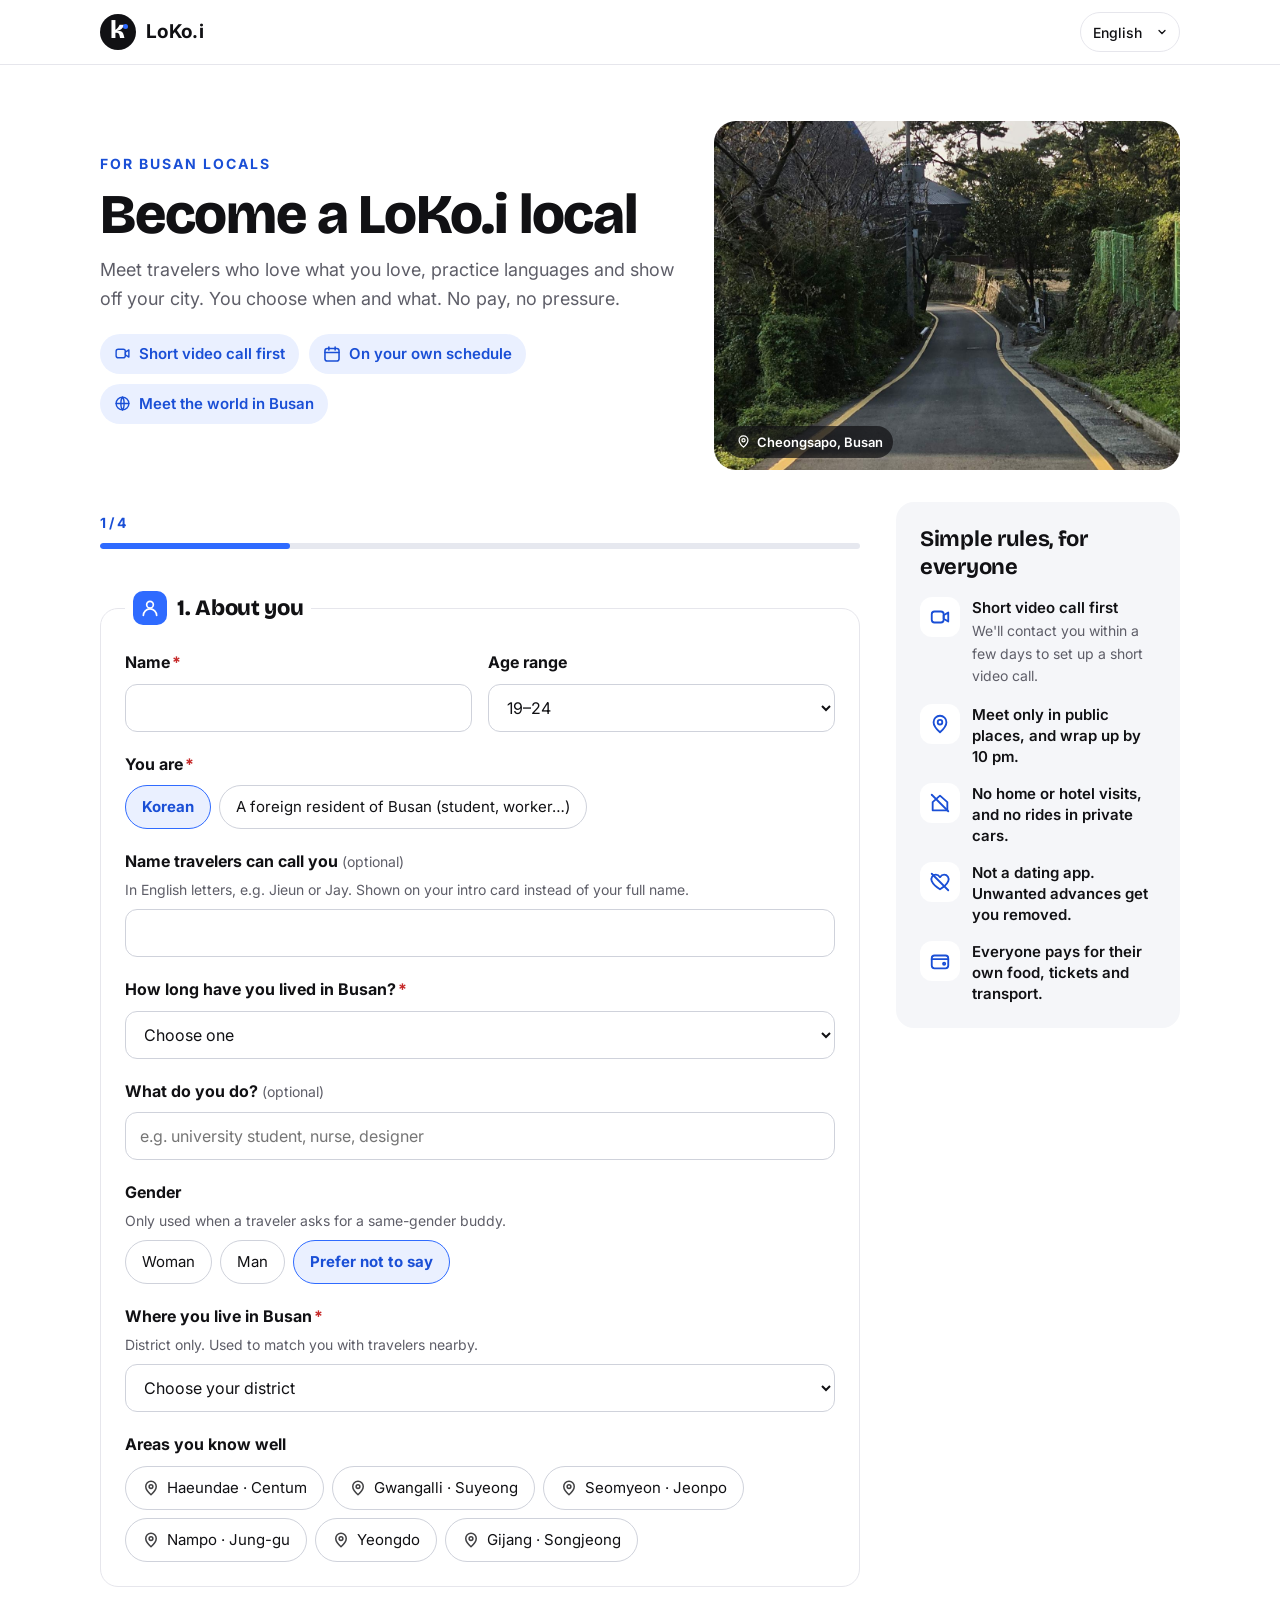
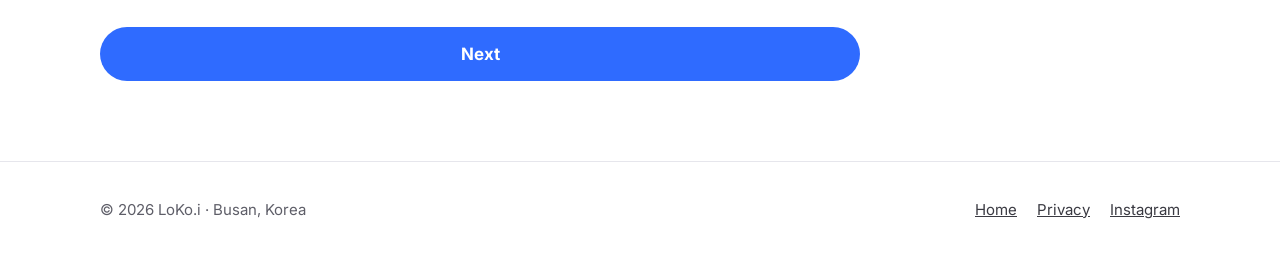
<file: local.html>
<!doctype html>
<html lang="en">
<head>
<meta charset="utf-8">
<meta name="viewport" content="width=device-width, initial-scale=1">
<title>Become a local — LoKo.i</title>
<meta property="og:type" content="website">
<meta property="og:site_name" content="LoKo.i">
<meta property="og:url" content="https://lokoikr.github.io/local.html">
<meta property="og:title" content="부산 현지인으로 참여하세요 — LoKo.i">
<meta property="og:description" content="나와 취향이 같은 외국인 여행자를 만나고, 외국어를 연습하고, 부산을 소개해요. 무료, 시간은 내가 정해요.">
<meta property="og:image" content="https://lokoikr.github.io/assets/img/og-local.jpg">
<meta property="og:image:width" content="1200">
<meta property="og:image:height" content="630">
<meta name="twitter:card" content="summary_large_image">
<meta name="theme-color" content="#2F6BFF">
<link rel="icon" type="image/png" href="assets/img/icon.png">
<link rel="apple-touch-icon" href="assets/img/icon.png">
<meta name="description" content="Live in Busan? Meet travelers who love what you love, practice languages and show off your city.">
<link rel="preconnect" href="https://fonts.googleapis.com">
<link rel="preconnect" href="https://fonts.gstatic.com" crossorigin>
<link rel="stylesheet" href="https://fonts.googleapis.com/css2?family=Bricolage+Grotesque:opsz,wght@12..96,800&family=Inter:wght@400;500;600;700&family=Noto+Sans+KR:wght@400;500;700&family=Noto+Sans+TC:wght@400;500;700&display=swap">
<link rel="stylesheet" href="assets/style.css">
</head>
<body>
<a class="skip" href="#main" data-i18n="skip">Skip to content</a>
<header class="site-header">
  <div class="wrap">
    <a class="brand" href="index.html" aria-label="LoKo.i home"><span class="brand-mark" aria-hidden="true">k</span>LoKo.i</a>
    <div class="header-tools" style="margin-left:auto">
      <label class="hp" for="lang">Language</label>
      <select id="lang" class="lang-select" data-lang-select>
        <option value="en">English</option>
        <option value="zh">繁體中文</option>
        <option value="ko">한국어</option>
      </select>
    </div>
  </div>
</header>

<main id="main">
  <div class="wrap page-head">
    <div class="ph-grid">
      <div>
        <span class="kicker" style="font-size:14px;font-weight:700;letter-spacing:2px;color:var(--accent-ink);text-transform:uppercase" data-i18n="lc_kicker">For Busan locals</span>
        <h1 data-i18n="lc_title">Become a LoKo.i local</h1>
        <p data-i18n="lc_sub">Meet travelers who love what you love, practice languages and show off your city. You choose when and what. No pay, no pressure.</p>
        <ul class="ph-points"><li data-ic="video"><span data-i18n="lc_pt1">Short video call first</span></li><li data-ic="cal"><span data-i18n="lc_pt2">On your own schedule</span></li><li data-ic="globe"><span data-i18n="lc_pt3">Meet the world in Busan</span></li></ul>
      </div>
      <figure class="ph-photo"><img src="assets/img/lane.jpg" alt="A quiet pine-lined lane above Cheongsapo" fetchpriority="high"><figcaption data-ic="pin">Cheongsapo, Busan</figcaption></figure>
    </div>
  </div>

  <div class="wrap form-wrap">
    <div class="form-msg warn" data-endpoint-warning hidden data-i18n="form_not_ready">The form is being set up. For now, please message us on Instagram @lokoi.kr.</div>

    <div class="form-layout">
    <form class="lk-form" data-lk-form="local" novalidate>
      <div class="hp" aria-hidden="true"><label for="website">Website</label><input id="website" name="website" type="text" tabindex="-1" autocomplete="off"></div>

      <fieldset>
        <legend data-ic="user" data-i18n="lc_sec1">1. About you</legend>
        <div class="row-2">
          <div class="field"><label for="name"><span data-i18n="ap_name">Name</span><span class="req">*</span></label><input id="name" name="name" type="text" autocomplete="name" required></div>
          <div class="field">
            <label for="age" data-i18n="ap_age">Age range</label>
            <select id="age" name="age_range">
              <option value="19-24">19–24</option><option value="25-34">25–34</option><option value="35-44">35–44</option><option value="45+">45+</option>
            </select>
          </div>
        </div>
        <div class="field">
          <span class="label" id="l-res"><span data-i18n="lc_res">You are</span><span class="req">*</span></span>
          <div class="choices" role="radiogroup" aria-labelledby="l-res">
            <label class="chip"><input type="radio" name="resident_type" value="Korean" checked><span data-i18n="lc_res1">Korean</span></label>
            <label class="chip"><input type="radio" name="resident_type" value="Foreign resident"><span data-i18n="lc_res2">A foreign resident of Busan (student, worker…)</span></label>
          </div>
        </div>
        <div class="field" data-foreign-only hidden>
          <label for="nat"><span data-i18n="lc_nat">Your nationality</span><span class="req">*</span></label>
          <input id="nat" name="nationality" type="text" autocomplete="country-name">
        </div>
        <div class="field">
          <label for="nameen"><span data-i18n="lc_nameen">Name travelers can call you</span> <span class="opt" data-i18n="opt">(optional)</span></label>
          <span class="hint" data-i18n="lc_nameen_hint">In English letters, e.g. Jieun or Jay. Shown on your intro card instead of your full name.</span>
          <input id="nameen" name="name_en" type="text" maxlength="20" autocapitalize="words">
        </div>
        <div class="field">
          <label for="years"><span data-i18n="lc_years">How long have you lived in Busan?</span><span class="req">*</span></label>
          <select id="years" name="busan_years" required>
            <option value="" data-i18n="lc_years0">Choose one</option>
            <option value="Born here" data-i18n="yr1">Born and raised in Busan</option>
            <option value="10+ years" data-i18n="yr2">10+ years</option>
            <option value="3-10 years" data-i18n="yr3">3–10 years</option>
            <option value="Under 3 years" data-i18n="yr4">Under 3 years</option>
          </select>
        </div>
        <div class="field">
          <label for="job"><span data-i18n="lc_job">What do you do?</span> <span class="opt" data-i18n="opt">(optional)</span></label>
          <input id="job" name="occupation" type="text" maxlength="40" data-i18n-ph="lc_job_ph" placeholder="e.g. university student, nurse, designer">
        </div>
        <div class="field">
          <span class="label" id="l-g" data-i18n="lc_gender">Gender</span>
          <span class="hint" data-i18n="lc_gender_hint">Only used when a traveler asks for a same-gender buddy.</span>
          <div class="choices" role="radiogroup" aria-labelledby="l-g">
            <label class="chip"><input type="radio" name="gender" value="Woman"><span data-i18n="g_w">Woman</span></label>
            <label class="chip"><input type="radio" name="gender" value="Man"><span data-i18n="g_m">Man</span></label>
            <label class="chip"><input type="radio" name="gender" value="Prefer not to say" checked><span data-i18n="g_n">Prefer not to say</span></label>
          </div>
        </div>
        <div class="field">
          <label for="home"><span data-i18n="lc_home">Where you live in Busan</span><span class="req">*</span></label>
          <span class="hint" data-i18n="lc_home_hint">District only. Used to match you with travelers nearby.</span>
          <select id="home" name="home_district" required>
            <option value="" data-i18n="lc_home0">Choose your district</option><option value="Haeundae-gu">해운대구 · Haeundae-gu</option><option value="Suyeong-gu">수영구 · Suyeong-gu</option><option value="Nam-gu">남구 · Nam-gu</option><option value="Busanjin-gu">부산진구 · Busanjin-gu</option><option value="Dongnae-gu">동래구 · Dongnae-gu</option><option value="Yeonje-gu">연제구 · Yeonje-gu</option><option value="Geumjeong-gu">금정구 · Geumjeong-gu</option><option value="Buk-gu">북구 · Buk-gu</option><option value="Jung-gu">중구 · Jung-gu</option><option value="Seo-gu">서구 · Seo-gu</option><option value="Dong-gu">동구 · Dong-gu</option><option value="Yeongdo-gu">영도구 · Yeongdo-gu</option><option value="Saha-gu">사하구 · Saha-gu</option><option value="Sasang-gu">사상구 · Sasang-gu</option><option value="Gangseo-gu">강서구 · Gangseo-gu</option><option value="Gijang-gun">기장군 · Gijang-gun</option>
          </select>
        </div>
        <div class="field">
          <span class="label" id="l-area" data-i18n="lc_area">Areas you know well</span>
          <div class="choices" role="group" aria-labelledby="l-area">
            <label class="chip"><input type="checkbox" name="areas" value="Haeundae / Centum"><span data-i18n="ar1">Haeundae · Centum</span></label>
            <label class="chip"><input type="checkbox" name="areas" value="Gwangalli / Suyeong"><span data-i18n="ar2">Gwangalli · Suyeong</span></label>
            <label class="chip"><input type="checkbox" name="areas" value="Seomyeon / Jeonpo"><span data-i18n="ar3">Seomyeon · Jeonpo</span></label>
            <label class="chip"><input type="checkbox" name="areas" value="Nampo / Jung-gu"><span data-i18n="ar4">Nampo · Jung-gu</span></label>
            <label class="chip"><input type="checkbox" name="areas" value="Yeongdo"><span data-i18n="ar5">Yeongdo</span></label>
            <label class="chip"><input type="checkbox" name="areas" value="Gijang / Songjeong"><span data-i18n="ar6">Gijang · Songjeong</span></label>
          </div>
        </div>
      </fieldset>

      <fieldset>
        <legend data-ic="heart" data-i18n="lc_sec2">2. What you'd share</legend>
        <div class="field" data-required-group="activities">
          <span class="label" id="l-acts"><span data-i18n="lc_acts">Activities you'd enjoy with a traveler</span><span class="req">*</span></span>
          <div class="choices" role="group" aria-labelledby="l-acts">
            <label class="chip"><input type="checkbox" name="activities" value="Walks & nature"><span data-i18n="a1_t">Walks &amp; nature</span></label>
            <label class="chip"><input type="checkbox" name="activities" value="Sports"><span data-i18n="a2_t">Sports</span></label>
            <label class="chip"><input type="checkbox" name="activities" value="Games"><span data-i18n="ap_games">Watching a game</span></label>
            <label class="chip"><input type="checkbox" name="activities" value="Food & markets"><span data-i18n="a4_t">Food &amp; markets</span></label>
            <label class="chip"><input type="checkbox" name="activities" value="Culture & art"><span data-i18n="a5_t">Culture &amp; art</span></label>
            <label class="chip"><input type="checkbox" name="activities" value="By the sea"><span data-i18n="a6_t">By the sea</span></label>
            <label class="chip"><input type="checkbox" name="activities" value="Learn & daily life"><span data-i18n="ap_learn">Learn Korean, cook, ride the subway</span></label>
            <label class="chip"><input type="checkbox" name="activities" value="Views & old town"><span data-i18n="ap_views">Views &amp; old-town alleys</span></label>
            <label class="chip"><input type="checkbox" name="activities" value="Kids & family"><span data-i18n="lc_kids">Happy to join families with kids</span></label>
          </div>
        </div>
        <div class="field" data-required-group="languages">
          <span class="label" id="l-lang"><span data-i18n="lc_lang">Languages you can chat in</span><span class="req">*</span></span>
          <div class="choices" role="group" aria-labelledby="l-lang">
            <label class="chip"><input type="checkbox" name="languages" value="English"><span>English</span></label>
            <label class="chip"><input type="checkbox" name="languages" value="Chinese"><span>中文</span></label>
            <label class="chip"><input type="checkbox" name="languages" value="Japanese"><span>日本語</span></label>
            <label class="chip" data-foreign-only hidden><input type="checkbox" name="languages" value="Korean"><span>한국어</span></label>
          </div>
        </div>
        <div class="field">
          <label for="level" data-i18n="lc_level">Your level in that language</label>
          <select id="level" name="language_level">
            <option value="Basic" data-i18n="lv1">Basic, with a translator app</option>
            <option value="Conversational" data-i18n="lv2">Everyday conversation</option>
            <option value="Fluent" data-i18n="lv3">Fluent</option>
          </select>
        </div>
        <div class="field">
          <label for="maxg" data-i18n="lc_maxg">Biggest group you're OK meeting</label>
          <select id="maxg" name="max_group">
            <option value="2" data-i18n="lc_maxg1">1–2 people</option>
            <option value="4" selected data-i18n="lc_maxg2">Up to 4 people</option>
            <option value="5+" data-i18n="lc_maxg3">5 or more is fine</option>
          </select>
        </div>
        <div class="field">
          <span class="label" id="l-av" data-i18n="lc_avail">When you're usually free</span>
          <div class="choices" role="group" aria-labelledby="l-av">
            <label class="chip"><input type="checkbox" name="availability" value="Weekday daytime"><span data-i18n="av1">Weekday daytime</span></label>
            <label class="chip"><input type="checkbox" name="availability" value="Weekday evening"><span data-i18n="av2">Weekday evening</span></label>
            <label class="chip"><input type="checkbox" name="availability" value="Weekend"><span data-i18n="av3">Weekend</span></label>
          </div>
        </div>
        <div class="field">
          <label for="freq" data-i18n="lc_freq">How often could you meet?</label>
          <select id="freq" name="frequency">
            <option value="Once to try" data-i18n="fq1">Once, to try it out</option>
            <option value="1-2 a month" selected data-i18n="fq2">1–2 times a month</option>
            <option value="Most weeks" data-i18n="fq3">Most weeks</option>
          </select>
        </div>
        <div class="field">
          <span class="label" id="l-buddy_pref"><span data-i18n="lc_bp">Who would you like to meet?</span></span>
          <span class="hint" data-i18n="lc_bp_hint">Choose "same gender" and we only match you with travelers of your gender.</span>
          <div class="choices" role="radiogroup" aria-labelledby="l-buddy_pref">
            <label class="chip"><input type="radio" name="buddy_pref" value="No preference" checked><span data-i18n="ap_g1">No preference</span></label>
            <label class="chip"><input type="radio" name="buddy_pref" value="Same gender"><span data-i18n="lc_bp2">Same gender as me only</span></label>
          </div>
        </div>
        <div class="field">
          <label for="spot"><span data-i18n="lc_spot">One spot you love to show</span> <span class="opt" data-i18n="opt">(optional)</span></label>
          <input id="spot" name="fav_spot" type="text" maxlength="80" data-i18n-ph="lc_spot_ph" placeholder="e.g. a pork soup place behind Seomyeon market">
        </div>
        <div class="field">
          <label for="intro"><span data-i18n="lc_intro">Say hi in a few lines</span><span class="req">*</span></label>
          <span class="hint" data-i18n="lc_intro_hint">What do you love about Busan, and why do you want to meet travelers?</span>
          <textarea id="intro" name="intro" minlength="20" maxlength="400" required></textarea>
          <span class="hint" data-i18n="lc_intro_lang">Travelers read this in English or Chinese. Writing in English helps, but Korean is fine too; we'll translate it.</span>
          <span class="hint" data-i18n="lc_intro_rule">Travelers read this. Please leave out phone numbers, links and prices; we share contacts after matching.</span>
        </div>
        <div class="field photo-field" data-photo>
          <span class="label"><span data-i18n="ph_label">Your photo</span> <span class="opt" data-i18n="opt">(optional)</span></span>
          <span class="hint" data-i18n="lc_ph_hint">A clear face photo speeds up your ID check. Only our team and your matched traveler see it.</span>
          <label class="photo-drop">
            <input type="file" accept="image/*" data-photo-input>
            <span class="photo-empty"><span class="photo-ic" data-ic="camera"></span><b data-i18n="ph_add">Add a photo</b><small data-i18n="ph_small">Camera or gallery</small></span>
            <img data-photo-preview alt="" hidden>
          </label>
          <button type="button" class="link-btn" data-photo-remove hidden data-i18n="ph_remove">Remove photo</button>
        </div>

      </fieldset>

      <fieldset>
        <legend data-ic="chat" data-i18n="ap_sec3">3. How to reach you</legend>
        <div class="row-2">
          <div class="field"><label for="email"><span data-i18n="ap_email">Email</span><span class="req">*</span></label><input id="email" name="email" type="email" autocomplete="email" required></div>
          <div class="field"><label for="kakao"><span data-i18n="lc_kakao">KakaoTalk ID or phone</span><span class="req">*</span></label><input id="kakao" name="contact_id" type="text" required></div>
        </div>
        <div class="row-2">
          <div class="field"><label for="ig" data-i18n="lc_ig">Instagram (optional)</label><input id="ig" name="instagram" type="text" placeholder="@"></div>
          <div class="field">
            <label for="source" data-i18n="ap_source">How did you find us?</label>
            <select id="source" name="source">
              <option value="Instagram">Instagram</option><option value="Friend" data-i18n="src_friend">A friend</option><option value="Search" data-i18n="src_search">Search</option><option value="Other" data-i18n="src_other">Other</option>
            </select>
          </div>
        </div>
      </fieldset>

      <fieldset>
        <legend data-ic="shield" data-i18n="ap_sec4">4. Agreements</legend>
        <div class="preview" data-preview>
          <p class="preview-t" data-i18n="pv_title_l">This is what your traveler will see</p>
          <div class="pcard" data-pcard></div>
          <p class="hint" data-i18n="pv_note_l">Your email and KakaoTalk/phone stay private until you both say yes.</p>
        </div>
        <div class="consent">
          <details><summary data-i18n="c_priv_t">Personal information (required)</summary>
            <ul>
              <li data-i18n="lc_priv1">We collect: name, name for travelers, age range, Korean or foreign resident (and nationality), gender, areas, activities, languages, years in Busan, availability, how often you can meet, who you'd like to meet, introduction, email, KakaoTalk ID or phone, Instagram. Optional: what you do, favorite spot, your photo.</li>
              <li data-i18n="lc_priv2">Why: to check identity, match you with travelers, contact you about meetups and keep everyone safe.</li>
              <li data-i18n="c_priv3">How long: 1 year from submission, or deleted right away when you ask.</li>
              <li data-i18n="c_priv4">Where: stored in Google Sheets and Google Drive (Google LLC, servers outside Korea).</li>
            </ul>
          </details>
          <label class="check"><input type="checkbox" name="agree_privacy" value="Yes" required><span data-i18n="c_agree_priv">I agree to the collection and use of my personal information.</span></label>
        </div>
        <div class="consent">
          <details><summary data-i18n="c_safe_t">Safety rules (required)</summary>
            <ul>
              <li data-i18n="r1">Meet only in public places, and wrap up by 10 pm.</li>
              <li data-i18n="r2">No home or hotel visits, and no rides in private cars.</li>
              <li data-i18n="r3">Not a dating app. Unwanted advances get you removed.</li>
              <li data-i18n="r5">Everyone pays for their own food, tickets and transport.</li>
              <li data-i18n="lc_safe5">Never ask travelers for money, and delete their details within 7 days after the meetup.</li>
            </ul>
          </details>
          <label class="check"><input type="checkbox" name="agree_safety" value="Yes" required><span data-i18n="c_agree_safe">I will follow the safety rules.</span></label>
        </div>
        <div class="consent">
          <details><summary data-i18n="lc_third_t">Sharing with your matched traveler (required)</summary>
            <ul>
              <li data-i18n="lc_third1">Shared with: only the traveler we match you with.</li>
              <li data-i18n="lc_third2">What: first name, photo, age range, years in Busan, what you do, languages, intro and favorite spot. Your KakaoTalk or phone is shared only after you both say yes.</li>
              <li data-i18n="lc_third3">Why: so the traveler can decide and recognize you. We ask travelers to delete it within 7 days after the meetup.</li>
            </ul>
          </details>
          <label class="check"><input type="checkbox" name="agree_share" value="Yes" required><span data-i18n="lc_agree_third">I agree to share my profile with my matched traveler (contact only after we both say yes).</span></label>
        </div>
        <div class="consent">
          <label class="check"><input type="checkbox" name="board_public" value="Yes"><span data-i18n="lc_board">(Optional, recommended) After my ID check, post me on the public LoKo.i board so travelers can find me. Shown: "Busan local" (and nationality for foreign residents), age range, years in Busan, areas, activities, free times, languages and the note below, auto-translated. Never your name, photo, job, district or contact. You can hide it anytime.</span></label>
          <div class="field" style="margin-top:10px">
            <label for="board_note"><span data-i18n="lc_note">A line for the board</span> <span class="opt" data-i18n="opt">(optional)</span></label>
            <input id="board_note" name="board_note" type="text" maxlength="120" data-i18n-ph="lc_note_ph" placeholder="e.g. Born in Nampo. Let's eat in the market alleys and walk by the sea.">
          </div>
        </div>
        <label class="check"><input type="checkbox" name="agree_id" value="Yes" required><span data-i18n="lc_id">I agree to a short video call and an ID check (Korean ID or residence card) before my first meetup. We never keep ID numbers.</span></label>
        <label class="check"><input type="checkbox" name="agree_adult" value="Yes" required><span data-i18n="lc_adult">I am 19 or older and live in Busan.</span></label>
      </fieldset>

      <div class="form-msg err" data-form-error hidden></div>
      <div class="form-actions">
        <button class="btn btn-primary" type="submit" data-i18n="lc_submit">Join as a local</button>
        <span class="hint" style="margin:0" data-i18n="lc_next">We'll contact you within a few days to set up a short video call.</span>
      </div>
    </form>
      <aside class="form-aside" aria-labelledby="aside-t"><h2 id="aside-t" data-i18n="safety_title">Simple rules, for everyone</h2><ul><li><span class="rule-ic"><svg class="ic" viewBox="0 0 24 24" fill="none" stroke-width="2" stroke-linecap="round" stroke-linejoin="round" aria-hidden="true"><rect x="3" y="6" width="13" height="12" rx="3"/><path d="M16 10l5-3v10l-5-3z"/></svg></span><span><b data-i18n="lc_pt1">Short video call first</b><small data-i18n="lc_next">We'll contact you within a few days to set up a short video call.</small></span></li><li><span class="rule-ic"><svg class="ic" viewBox="0 0 24 24" fill="none" stroke-width="2" stroke-linecap="round" stroke-linejoin="round" aria-hidden="true"><path d="M12 21s-7-6.2-7-11a7 7 0 0 1 14 0c0 4.8-7 11-7 11z"/><circle cx="12" cy="10" r="2.5"/></svg></span><span><b data-i18n="r1">Meet only in public places, and wrap up by 10 pm.</b></span></li><li><span class="rule-ic"><svg class="ic" viewBox="0 0 24 24" fill="none" stroke-width="2" stroke-linecap="round" stroke-linejoin="round" aria-hidden="true"><path d="M4 11l8-7 8 7v9H4z"/><path d="M3 3l18 18"/></svg></span><span><b data-i18n="r2">No home or hotel visits, and no rides in private cars.</b></span></li><li><span class="rule-ic"><svg class="ic" viewBox="0 0 24 24" fill="none" stroke-width="2" stroke-linecap="round" stroke-linejoin="round" aria-hidden="true"><path d="M12 20s-7-4.5-9-9c-1.5-3.4 1-7 4.5-7 2 0 3.5 1.2 4.5 2.7C13 5.2 14.5 4 16.5 4 20 4 22.5 7.6 21 11c-2 4.5-9 9-9 9z"/><path d="M3 3l18 18"/></svg></span><span><b data-i18n="r3">Not a dating app. Unwanted advances get you removed.</b></span></li><li><span class="rule-ic"><svg class="ic" viewBox="0 0 24 24" fill="none" stroke-width="2" stroke-linecap="round" stroke-linejoin="round" aria-hidden="true"><rect x="3" y="6" width="18" height="14" rx="3"/><path d="M3 10h18"/><circle cx="16.5" cy="15" r="1.2"/></svg></span><span><b data-i18n="r5">Everyone pays for their own food, tickets and transport.</b></span></li></ul></aside>
    </div>

    <div class="done" data-form-done hidden tabindex="-1">
      <h2 data-i18n="lc_done_t">Welcome aboard!</h2>
      <p data-i18n="lc_done_p">Thanks for joining. We'll message you within a few days to set up a short video call and ID check.</p>
      <ol class="done-steps">
        <li data-ic="video"><span data-i18n="lc_done_s1">We message you within a few days for a 10-minute video call.</span></li>
        <li data-ic="shield"><span data-i18n="lc_done_s2">Have your ID or residence card ready. We only look; we never keep the number.</span></li>
        <li data-ic="heart"><span data-i18n="lc_done_s3">When a traveler fits you, we send their intro first. You can always say no.</span></li>
      </ol>
      <div data-board-link hidden style="background:#fff;border-radius:14px;padding:16px;margin:0 0 16px">
        <p data-i18n="lc_done_board">Your personal board link is saved on this phone. After your ID check you can tap "Let's go" on travelers' posts. Bookmark it to come back.</p>
        <a class="btn btn-primary" href="board.html" data-i18n="done_board_btn">Open the board</a>
      </div>
      <a class="btn btn-dark" href="https://www.instagram.com/lokoi.kr/" target="_blank" rel="noopener" data-i18n="tips_follow">Follow @lokoi.kr</a>
    </div>
  </div>
</main>

<footer class="site-footer">
  <div class="wrap">
    <span data-i18n="f_rights">© 2026 LoKo.i · Busan, Korea</span>
    <nav aria-label="Footer">
      <a href="index.html" data-i18n="f_home">Home</a>
      <a href="privacy.html" data-i18n="f_privacy">Privacy</a>
      <a href="https://www.instagram.com/lokoi.kr/" target="_blank" rel="noopener">Instagram</a>
    </nav>
  </div>
</footer>
<script src="assets/config.js"></script>
<script src="assets/analytics.js"></script>
<script src="assets/i18n.js"></script>
<script src="assets/card.js"></script>
<script src="assets/form.js"></script>
<script>
// 외국인 거주자를 고르면 국적 칸과 한국어 선택지를 보여 줌
(function () {
  var nat = document.getElementById('nat');
  function sync() {
    var f = document.querySelector('[name="resident_type"]:checked');
    var foreign = f && f.value === 'Foreign resident';
    document.querySelectorAll('[data-foreign-only]').forEach(function (e) { e.hidden = !foreign; });
    nat.required = foreign;
    if (!foreign) { nat.value = ''; var k = document.querySelector('[name="languages"][value="Korean"]'); if (k) k.checked = false; }
  }
  document.querySelectorAll('[name="resident_type"]').forEach(function (r) { r.addEventListener('change', sync); });
  sync();
})();
</script>
</body>
</html>
</file>
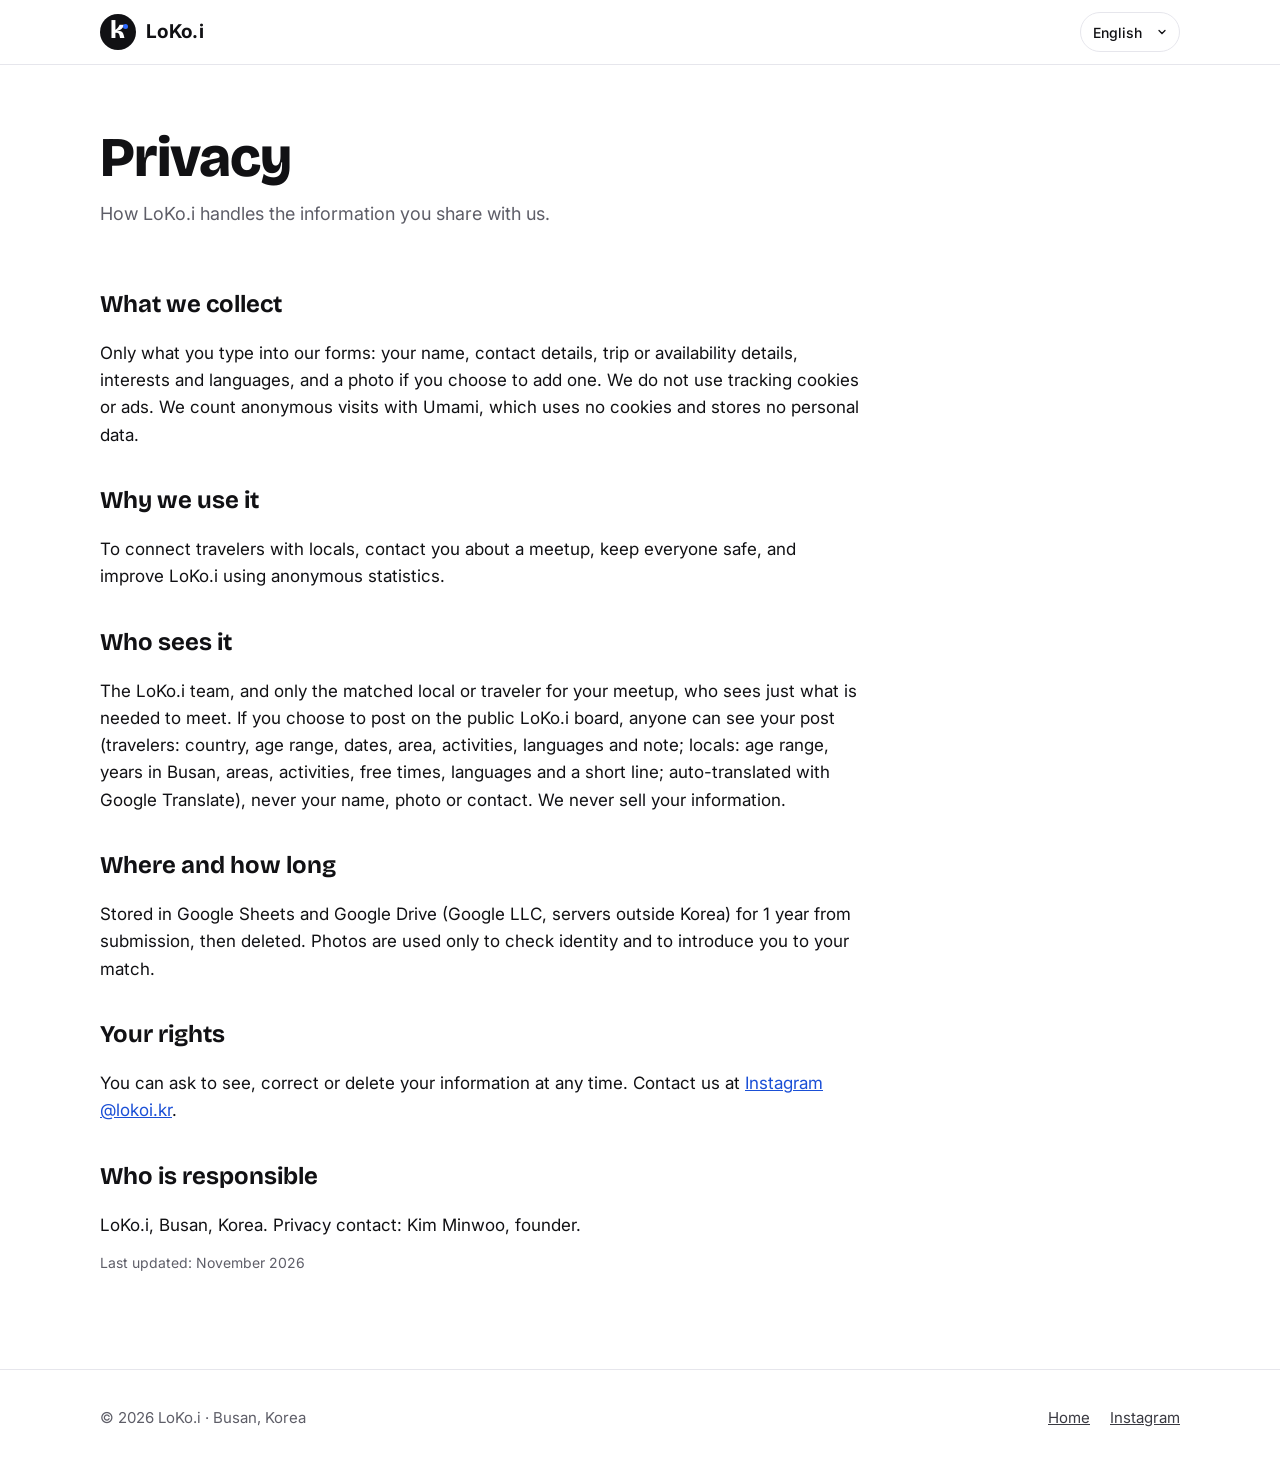
<file: privacy.html>
<!doctype html>
<html lang="en">
<head>
<meta charset="utf-8">
<meta name="viewport" content="width=device-width, initial-scale=1">
<title>Privacy — LoKo.i</title>
<meta property="og:type" content="website">
<meta property="og:site_name" content="LoKo.i">
<meta property="og:url" content="https://lokoikr.github.io/privacy.html">
<meta property="og:title" content="Privacy — LoKo.i">
<meta property="og:description" content="How LoKo.i handles the information you share.">
<meta property="og:image" content="https://lokoikr.github.io/assets/img/og.jpg">
<meta property="og:image:width" content="1200">
<meta property="og:image:height" content="630">
<meta name="twitter:card" content="summary_large_image">
<meta name="theme-color" content="#2F6BFF">
<link rel="icon" type="image/png" href="assets/img/icon.png">
<link rel="apple-touch-icon" href="assets/img/icon.png">
<link rel="preconnect" href="https://fonts.googleapis.com">
<link rel="preconnect" href="https://fonts.gstatic.com" crossorigin>
<link rel="stylesheet" href="https://fonts.googleapis.com/css2?family=Bricolage+Grotesque:opsz,wght@12..96,800&family=Inter:wght@400;500;600;700&family=Noto+Sans+KR:wght@400;500;700&family=Noto+Sans+TC:wght@400;500;700&display=swap">
<link rel="stylesheet" href="assets/style.css">
</head>
<body>
<a class="skip" href="#main" data-i18n="skip">Skip to content</a>
<header class="site-header">
  <div class="wrap">
    <a class="brand" href="index.html" aria-label="LoKo.i home"><span class="brand-mark" aria-hidden="true">k</span>LoKo.i</a>
    <div class="header-tools" style="margin-left:auto">
      <label class="hp" for="lang">Language</label>
      <select id="lang" class="lang-select" data-lang-select>
        <option value="en">English</option>
        <option value="zh">繁體中文</option>
        <option value="ko">한국어</option>
      </select>
    </div>
  </div>
</header>

<main id="main">
  <div class="wrap page-head">
    <h1 data-i18n="pv_title">Privacy</h1>
    <p data-i18n="pv_sub">How LoKo.i handles the information you share with us.</p>
  </div>
  <div class="wrap prose">
    <h2 data-i18n="pv_h1">What we collect</h2>
    <p data-i18n="pv_p1">Only what you type into our forms: your name, contact details, trip or availability details, interests and languages, and a photo if you choose to add one. We do not use tracking cookies or ads. We count anonymous visits with Umami, which uses no cookies and stores no personal data.</p>
    <h2 data-i18n="pv_h2">Why we use it</h2>
    <p data-i18n="pv_p2">To connect travelers with locals, contact you about a meetup, keep everyone safe, and improve LoKo.i using anonymous statistics.</p>
    <h2 data-i18n="pv_h3">Who sees it</h2>
    <p data-i18n="pv_p3">The LoKo.i team, and only the matched local or traveler for your meetup, who sees just what is needed to meet. If you choose to post on the public LoKo.i board, anyone can see your post (travelers: country, age range, dates, area, activities, languages and note; locals: age range, years in Busan, areas, activities, free times, languages and a short line; auto-translated with Google Translate), never your name, photo or contact. We never sell your information.</p>
    <h2 data-i18n="pv_h4">Where and how long</h2>
    <p data-i18n="pv_p4">Stored in Google Sheets and Google Drive (Google LLC, servers outside Korea) for 1 year from submission, then deleted. Photos are used only to check identity and to introduce you to your match.</p>
    <h2 data-i18n="pv_h5">Your rights</h2>
    <p><span data-i18n="pv_p5">You can ask to see, correct or delete your information at any time. Contact us at</span> <a data-contact-link href="https://ig.me/m/lokoi.kr">Instagram @lokoi.kr</a>.</p>
    <h2 data-i18n="pv_h6">Who is responsible</h2>
    <p data-i18n="pv_p6">LoKo.i, Busan, Korea. Privacy contact: Kim Minwoo, founder.</p>
    <p class="hint" data-i18n="pv_date">Last updated: November 2026</p>
  </div>
</main>

<footer class="site-footer">
  <div class="wrap">
    <span data-i18n="f_rights">© 2026 LoKo.i · Busan, Korea</span>
    <nav aria-label="Footer">
      <a href="index.html" data-i18n="f_home">Home</a>
      <a href="https://www.instagram.com/lokoi.kr/" target="_blank" rel="noopener">Instagram</a>
    </nav>
  </div>
</footer>
<script src="assets/config.js"></script>
<script src="assets/analytics.js"></script>
<script src="assets/i18n.js"></script>
<script>
  (function () {
    var c = window.LOKOI_CONFIG || {};
    if (c.CONTACT_EMAIL) {
      var a = document.querySelector('[data-contact-link]');
      if (a) { a.href = 'mailto:' + c.CONTACT_EMAIL; a.textContent = c.CONTACT_EMAIL; }
    }
  })();
</script>
</body>
</html>
</file>
<file: assets/style.css>
/* LoKo.i — site styles */
:root {
  --ink: #111114;
  --ink-2: #3A3A42;
  --ink-3: #5E5E68;
  --line: #E6E6EC;
  --bg: #FFFFFF;
  --bg-soft: #F5F6F9;
  --accent: #2F6BFF;
  --accent-ink: #1A4FD6;
  --accent-soft: #EAF0FF;
  --danger: #C62828;
  --ok: #1E7A3C;
  --radius: 18px;
  --wrap: 1120px;
  --font-head: "Bricolage Grotesque", "Noto Sans TC", "Noto Sans KR", system-ui, sans-serif;
  --font-body: Inter, "Noto Sans TC", "Noto Sans KR", system-ui, -apple-system, sans-serif;
}

*, *::before, *::after { box-sizing: border-box; }
html { scroll-behavior: smooth; -webkit-text-size-adjust: 100%; }
body {
  margin: 0;
  background: var(--bg);
  color: var(--ink);
  font-family: var(--font-body);
  font-size: 17px;
  line-height: 1.6;
}
img { max-width: 100%; display: block; }
a { color: var(--accent-ink); }
a:hover { color: var(--ink); }
:focus-visible { outline: 3px solid var(--accent); outline-offset: 3px; border-radius: 6px; }

.wrap { width: 100%; max-width: var(--wrap); margin: 0 auto; padding: 0 20px; }
.skip { position: absolute; left: -999px; top: 8px; background: var(--ink); color: #fff; padding: 8px 14px; border-radius: 8px; z-index: 50; }
.skip:focus { left: 12px; }

/* ---------- header ---------- */
.site-header {
  position: sticky; top: 0; z-index: 20;
  background: rgba(255, 255, 255, 0.92);
  backdrop-filter: saturate(1.4) blur(10px);
  border-bottom: 1px solid var(--line);
}
.site-header .wrap { display: flex; align-items: center; gap: 16px; min-height: 64px; flex-wrap: wrap; }
.brand { display: flex; align-items: center; gap: 10px; text-decoration: none; color: var(--ink); font-weight: 700; font-size: 19px; letter-spacing: .3px; }
.brand-mark {
  width: 36px; height: 36px; border-radius: 50%; background: var(--ink); color: #fff;
  display: grid; place-items: center; position: relative;
  font-family: var(--font-head); font-weight: 800; font-size: 25px; line-height: 1; padding-bottom: 3px;
}
.brand-mark::after { content: ""; position: absolute; width: 5px; height: 5px; border-radius: 50%; background: var(--accent); top: 10px; right: 8px; }
.nav { display: flex; gap: 22px; margin-left: auto; flex-wrap: wrap; }
.nav a { color: var(--ink-2); text-decoration: none; font-size: 15px; font-weight: 500; }
.nav a:hover { color: var(--ink); }
.header-tools { display: flex; align-items: center; gap: 10px; }
.lang-select {
  appearance: none; border: 1px solid var(--line); background: #fff; color: var(--ink);
  font: 500 14px var(--font-body); padding: 8px 30px 8px 12px; border-radius: 999px; min-height: 40px;
  background-image: url("data:image/svg+xml,%3Csvg xmlns='http://www.w3.org/2000/svg' width='12' height='12' viewBox='0 0 24 24' fill='none' stroke='%23111114' stroke-width='2.5' stroke-linecap='round'%3E%3Cpath d='M6 9l6 6 6-6'/%3E%3C/svg%3E");
  background-repeat: no-repeat; background-position: right 11px center;
}
@media (max-width: 860px) {
  .nav { order: 3; width: 100%; margin: 0 0 10px; gap: 16px; overflow-x: auto; flex-wrap: nowrap; }
  .nav a { white-space: nowrap; font-size: 14px; }
  .header-tools { margin-left: auto; }
}

/* ---------- buttons ---------- */
.btn {
  display: inline-flex; align-items: center; justify-content: center; gap: 8px;
  min-height: 48px; padding: 0 22px; border-radius: 999px;
  font: 700 16px var(--font-body); text-decoration: none; cursor: pointer;
  border: 2px solid transparent; transition: background .15s, color .15s, border-color .15s;
  white-space: nowrap;
}
.btn-primary { background: var(--accent); color: #fff; }
.btn-primary:hover { background: var(--accent-ink); color: #fff; }
.btn-ghost { background: transparent; color: #fff; border-color: rgba(255,255,255,.75); }
.btn-ghost:hover { background: #fff; color: var(--ink); }
.btn-dark { background: var(--ink); color: #fff; }
.btn-dark:hover { background: #2B2B33; color: #fff; }
.btn-sm { min-height: 40px; padding: 0 16px; font-size: 14px; }
.btn[disabled] { opacity: .6; cursor: progress; }

/* ---------- hero ---------- */
.hero {
  position: relative; color: #fff; min-height: min(88vh, 760px);
  display: flex; align-items: flex-end; overflow: hidden; background: #2A2A30;
}
.hero img { position: absolute; inset: 0; width: 100%; height: 100%; object-fit: cover; object-position: center 45%; }
.hero::after {
  content: ""; position: absolute; inset: 0;
  background: linear-gradient(to bottom, rgba(17,17,20,.2) 0%, rgba(17,17,20,.15) 25%, rgba(17,17,20,.55) 45%, rgba(17,17,20,.85) 70%, rgba(17,17,20,.95) 100%);
}
.hero .wrap { position: relative; z-index: 1; padding-top: 120px; padding-bottom: 56px; }
.eyebrow { display: inline-flex; align-items: center; gap: 10px; font-size: 14px; font-weight: 700; letter-spacing: 2.5px; text-transform: uppercase; color: #D7D9E2; }
.eyebrow::before { content: ""; width: 9px; height: 9px; border-radius: 50%; background: var(--accent); }
.hero h1 {
  font-family: var(--font-head); font-weight: 800; letter-spacing: -1.5px;
  font-size: clamp(42px, 8vw, 84px); line-height: 1.02; margin: 14px 0 16px; max-width: 14ch;
}
html[data-lang="zh"] .hero h1, html[data-lang="ko"] .hero h1 { max-width: none; word-break: keep-all; }
.hero p { font-size: clamp(17px, 2.2vw, 20px); color: #E9EAF0; max-width: 40ch; margin: 0 0 28px; }
.hero-cta { display: flex; gap: 12px; flex-wrap: wrap; }
.hero-badges { display: flex; gap: 10px; flex-wrap: wrap; margin-top: 28px; }
.badge { font-size: 14px; font-weight: 600; padding: 6px 12px; border-radius: 999px; background: rgba(255,255,255,.14); border: 1px solid rgba(255,255,255,.28); color: #fff; }

/* ---------- sections ---------- */
section { padding: 84px 0; }
.section-soft { background: var(--bg-soft); }
.section-head { max-width: 680px; margin-bottom: 40px; }
.section-head .kicker { font-size: 14px; font-weight: 700; letter-spacing: 2px; text-transform: uppercase; color: var(--accent-ink); }
.section-head h2 { font-family: var(--font-head); font-weight: 800; letter-spacing: -1px; font-size: clamp(32px, 5vw, 48px); line-height: 1.08; margin: 8px 0 12px; }
.section-head p { color: var(--ink-3); margin: 0; font-size: 18px; }

.steps { display: grid; grid-template-columns: repeat(3, minmax(0, 1fr)); gap: 20px; counter-reset: step; list-style: none; padding: 0; margin: 0; }
.step { background: #fff; border: 1px solid var(--line); border-radius: var(--radius); padding: 28px; }
.step-num { width: 44px; height: 44px; border-radius: 50%; background: var(--accent); color: #fff; display: grid; place-items: center; font: 800 18px var(--font-head); margin-bottom: 18px; }
.step h3 { font-size: 20px; margin: 0 0 6px; line-height: 1.3; }
.step p { margin: 0; color: var(--ink-3); font-size: 16px; }
@media (max-width: 820px) { .steps { grid-template-columns: minmax(0, 1fr); } }

.acts { display: grid; grid-template-columns: repeat(3, minmax(0, 1fr)); gap: 16px; }
.act { display: flex; gap: 16px; align-items: flex-start; padding: 22px; border-radius: var(--radius); background: #fff; border: 1px solid var(--line); }
.act-icon { flex: none; width: 48px; height: 48px; border-radius: 14px; background: var(--accent-soft); display: grid; place-items: center; }
.act-icon svg { width: 26px; height: 26px; stroke: var(--accent-ink); }
.act h3 { margin: 0 0 2px; font-size: 18px; line-height: 1.3; }
.act p { margin: 0; color: var(--ink-3); font-size: 15px; }
@media (max-width: 900px) { .acts { grid-template-columns: repeat(2, minmax(0, 1fr)); } }
@media (max-width: 600px) { .acts { grid-template-columns: minmax(0, 1fr); } }

.tips { display: grid; grid-template-columns: repeat(4, minmax(0, 1fr)); gap: 14px; }
.tip { position: relative; border-radius: var(--radius); overflow: hidden; aspect-ratio: 4 / 5; background: #ddd; color: #fff; }
.tip img { width: 100%; height: 100%; object-fit: cover; }
.tip-cap { position: absolute; inset: auto 0 0 0; padding: 40px 16px 16px; background: linear-gradient(to bottom, rgba(17,17,20,0), rgba(17,17,20,.85)); font-weight: 700; font-size: 16px; line-height: 1.3; }
.tip-cap small { display: block; font-weight: 500; color: #D7D9E2; font-size: 13px; margin-top: 2px; }
@media (max-width: 900px) { .tips { grid-template-columns: repeat(2, minmax(0, 1fr)); } }
.tips-foot { margin-top: 24px; display: flex; gap: 12px; flex-wrap: wrap; align-items: center; }

.safety { display: grid; grid-template-columns: minmax(0, 1fr) minmax(0, 1fr); gap: 40px; align-items: start; }
.rules { list-style: none; padding: 0; margin: 0; display: grid; gap: 12px; }
.rules li { display: flex; gap: 12px; align-items: flex-start; background: #fff; border: 1px solid var(--line); border-radius: 14px; padding: 14px 16px; font-size: 16px; }
.rules svg { flex: none; width: 22px; height: 22px; margin-top: 2px; stroke: var(--ok); }
.note-box { background: var(--ink); color: #fff; border-radius: var(--radius); padding: 28px; }
.note-box h3 { font-family: var(--font-head); font-size: 26px; margin: 0 0 8px; letter-spacing: -.5px; }
.note-box p { margin: 0 0 12px; color: #D7D9E2; }
@media (max-width: 860px) { .safety { grid-template-columns: minmax(0, 1fr); } }

.band { background: var(--accent); color: #fff; border-radius: 24px; padding: 44px; display: flex; gap: 24px; align-items: center; justify-content: space-between; flex-wrap: wrap; }
.band h2 { font-family: var(--font-head); font-size: clamp(28px, 4vw, 40px); margin: 0 0 6px; letter-spacing: -1px; line-height: 1.1; }
.band p { margin: 0; color: #E6ECFF; max-width: 48ch; }
.band .btn { background: #fff; color: var(--ink); }
.band .btn:hover { background: var(--ink); color: #fff; }

.faq { max-width: 780px; display: grid; gap: 10px; }
.faq details { border: 1px solid var(--line); border-radius: 14px; background: #fff; padding: 0 18px; }
.faq summary { cursor: pointer; font-weight: 700; padding: 16px 0; list-style: none; display: flex; justify-content: space-between; gap: 16px; min-height: 44px; }
.faq summary::-webkit-details-marker { display: none; }
.faq summary::after { content: "+"; font-size: 22px; line-height: 1; color: var(--accent-ink); }
.faq details[open] summary::after { content: "–"; }
.faq details p { margin: 0 0 16px; color: var(--ink-3); }

/* ---------- footer ---------- */
.site-footer { border-top: 1px solid var(--line); padding: 36px 0 44px; color: var(--ink-3); font-size: 15px; }
.site-footer .wrap { display: flex; gap: 16px 28px; flex-wrap: wrap; align-items: center; justify-content: space-between; }
.site-footer nav { display: flex; gap: 20px; flex-wrap: wrap; }
.site-footer a { color: var(--ink-2); }

/* ---------- forms ---------- */
.page-head { padding-top: 56px; padding-bottom: 24px; }
.page-head h1 { font-family: var(--font-head); font-weight: 800; letter-spacing: -1.2px; font-size: clamp(34px, 6vw, 56px); line-height: 1.05; margin: 8px 0 12px; }
.page-head p { color: var(--ink-3); font-size: 18px; max-width: 60ch; margin: 0; }
.form-wrap { padding-top: 8px; padding-bottom: 80px; }
form.lk-form { max-width: 760px; display: grid; gap: 22px; }
fieldset { border: 1px solid var(--line); border-radius: var(--radius); padding: 24px; margin: 0; display: grid; gap: 20px; background: #fff; min-width: 0; }
legend { font-family: var(--font-head); font-weight: 800; font-size: 22px; padding: 0 8px; letter-spacing: -.3px; }
.field { display: grid; gap: 8px; min-width: 0; }
.field > label, .field > .label { font-weight: 700; font-size: 16px; }
.req { color: var(--danger); margin-left: 2px; }
.hint { color: var(--ink-3); font-size: 14px; margin-top: -4px; }
.row-2 { display: grid; grid-template-columns: repeat(2, minmax(0, 1fr)); gap: 16px; }
@media (max-width: 600px) { .row-2 { grid-template-columns: minmax(0, 1fr); } fieldset { padding: 18px; } }
input[type="text"], input[type="email"], input[type="date"], input[type="tel"], input[type="password"], select, textarea {
  width: 100%; min-height: 48px; padding: 12px 14px; border-radius: 12px; border: 1.5px solid #CFD2DB;
  font: 400 16px var(--font-body); color: var(--ink); background: #fff;
}
textarea { min-height: 110px; resize: vertical; }
input:focus, select:focus, textarea:focus { border-color: var(--accent); outline: none; box-shadow: 0 0 0 3px rgba(47,107,255,.2); }
.choices { display: flex; flex-wrap: wrap; gap: 8px; }
.chip { position: relative; }
.chip input { position: absolute; opacity: 0; width: 1px; height: 1px; }
.chip span { display: inline-flex; align-items: center; min-height: 44px; padding: 8px 16px; border-radius: 999px; border: 1.5px solid #CFD2DB; background: #fff; font-size: 15px; cursor: pointer; user-select: none; }
.chip input:checked + span { background: var(--accent-soft); border-color: var(--accent); color: var(--accent-ink); font-weight: 700; }
.chip input:focus-visible + span { outline: 3px solid var(--accent); outline-offset: 2px; }
.consent { border: 1px solid var(--line); border-radius: 14px; padding: 16px; background: var(--bg-soft); }
.consent details { margin-bottom: 10px; }
.consent summary { cursor: pointer; font-weight: 700; min-height: 32px; }
.consent ul { margin: 8px 0 0; padding-left: 20px; color: var(--ink-2); font-size: 14px; }
.check { display: flex; gap: 10px; align-items: flex-start; font-size: 15px; font-weight: 600; cursor: pointer; }
.check input { width: 22px; height: 22px; margin: 1px 0 0; accent-color: var(--accent); flex: none; }
.hp { position: absolute; left: -5000px; width: 1px; height: 1px; overflow: hidden; }
.form-actions { display: flex; gap: 14px; align-items: center; flex-wrap: wrap; }
.form-msg { padding: 14px 16px; border-radius: 12px; font-weight: 600; }
.form-msg.err { background: #FDECEC; color: var(--danger); }
.form-msg.warn { background: #FFF5DA; color: #6B4A00; }
[data-endpoint-warning] { margin-bottom: 20px; max-width: 760px; }
.done { max-width: 760px; text-align: left; padding: 36px; border-radius: var(--radius); background: var(--accent-soft); }
.done h2 { font-family: var(--font-head); font-size: 32px; margin: 0 0 8px; letter-spacing: -.8px; }
.done p { margin: 0 0 16px; color: var(--ink-2); }
[hidden] { display: none !important; }

.prose { padding-bottom: 80px; }
.prose > * { max-width: 760px; }
.prose h2 { font-family: var(--font-head); font-size: 24px; margin: 32px 0 8px; }
.prose ul { padding-left: 20px; }
.prose li { margin-bottom: 6px; }

/* ---------- icons & illustrations ---------- */
[data-ic]::before, .chip-ic::before { content: ""; flex: none; width: 1.15em; height: 1.15em; background: currentColor; -webkit-mask: var(--ic) center / contain no-repeat; mask: var(--ic) center / contain no-repeat; }
[data-ic="walk"] { --ic: url("data:image/svg+xml,%3Csvg xmlns='http://www.w3.org/2000/svg' viewBox='0 0 24 24' fill='none' stroke='black' stroke-width='2' stroke-linecap='round' stroke-linejoin='round'%3E%3Cpath d='M3 20l6-10 4 6 3-4 5 8z'/%3E%3Ccircle cx='17' cy='6' r='2'/%3E%3C/svg%3E"); }
[data-ic="run"] { --ic: url("data:image/svg+xml,%3Csvg xmlns='http://www.w3.org/2000/svg' viewBox='0 0 24 24' fill='none' stroke='black' stroke-width='2' stroke-linecap='round' stroke-linejoin='round'%3E%3Ccircle cx='14' cy='4.5' r='2'/%3E%3Cpath d='M7 21l3-6 3 2v4'/%3E%3Cpath d='M6 11l4-3 4 1 2 3h3'/%3E%3Cpath d='M10 15l1-6'/%3E%3C/svg%3E"); }
[data-ic="ball"] { --ic: url("data:image/svg+xml,%3Csvg xmlns='http://www.w3.org/2000/svg' viewBox='0 0 24 24' fill='none' stroke='black' stroke-width='2' stroke-linecap='round' stroke-linejoin='round'%3E%3Ccircle cx='12' cy='12' r='9'/%3E%3Cpath d='M6 6c3 3 3 9 0 12'/%3E%3Cpath d='M18 6c-3 3-3 9 0 12'/%3E%3C/svg%3E"); }
[data-ic="bowl"] { --ic: url("data:image/svg+xml,%3Csvg xmlns='http://www.w3.org/2000/svg' viewBox='0 0 24 24' fill='none' stroke='black' stroke-width='2' stroke-linecap='round' stroke-linejoin='round'%3E%3Cpath d='M4 11h16a8 8 0 0 1-16 0z'/%3E%3Cpath d='M9 7c0-2 2-2 2-4'/%3E%3Cpath d='M14 7c0-2 2-2 2-4'/%3E%3C/svg%3E"); }
[data-ic="art"] { --ic: url("data:image/svg+xml,%3Csvg xmlns='http://www.w3.org/2000/svg' viewBox='0 0 24 24' fill='none' stroke='black' stroke-width='2' stroke-linecap='round' stroke-linejoin='round'%3E%3Cpath d='M12 3a9 9 0 1 0 0 18c1.5 0 2-1 2-2s-1-1.5-1-2.5 1-1.5 2-1.5h2a4 4 0 0 0 4-4c0-4.4-4-8-9-8z'/%3E%3Ccircle cx='7.5' cy='11' r='1'/%3E%3Ccircle cx='10' cy='7' r='1'/%3E%3Ccircle cx='15' cy='7' r='1'/%3E%3C/svg%3E"); }
[data-ic="sea"] { --ic: url("data:image/svg+xml,%3Csvg xmlns='http://www.w3.org/2000/svg' viewBox='0 0 24 24' fill='none' stroke='black' stroke-width='2' stroke-linecap='round' stroke-linejoin='round'%3E%3Cpath d='M2 18c2 0 2-1.5 4-1.5s2 1.5 4 1.5 2-1.5 4-1.5 2 1.5 4 1.5 2-1.5 4-1.5'/%3E%3Cpath d='M4 14l8-10 8 10z'/%3E%3C/svg%3E"); }
[data-ic="book"] { --ic: url("data:image/svg+xml,%3Csvg xmlns='http://www.w3.org/2000/svg' viewBox='0 0 24 24' fill='none' stroke='black' stroke-width='2' stroke-linecap='round' stroke-linejoin='round'%3E%3Cpath d='M3 5h6a3 3 0 0 1 3 3v12a2 2 0 0 0-2-2H3z'/%3E%3Cpath d='M21 5h-6a3 3 0 0 0-3 3v12a2 2 0 0 1 2-2h7z'/%3E%3C/svg%3E"); }
[data-ic="camera"] { --ic: url("data:image/svg+xml,%3Csvg xmlns='http://www.w3.org/2000/svg' viewBox='0 0 24 24' fill='none' stroke='black' stroke-width='2' stroke-linecap='round' stroke-linejoin='round'%3E%3Crect x='3' y='7' width='18' height='13' rx='3'/%3E%3Cpath d='M8 7l2-3h4l2 3'/%3E%3Ccircle cx='12' cy='13.5' r='3.5'/%3E%3C/svg%3E"); }
[data-ic="kids"] { --ic: url("data:image/svg+xml,%3Csvg xmlns='http://www.w3.org/2000/svg' viewBox='0 0 24 24' fill='none' stroke='black' stroke-width='2' stroke-linecap='round' stroke-linejoin='round'%3E%3Ccircle cx='8' cy='5' r='2.5'/%3E%3Cpath d='M4 21v-6a4 4 0 0 1 8 0v6'/%3E%3Ccircle cx='17' cy='10' r='2'/%3E%3Cpath d='M14 21v-4a3 3 0 0 1 6 0v4'/%3E%3C/svg%3E"); }
[data-ic="sunrise"] { --ic: url("data:image/svg+xml,%3Csvg xmlns='http://www.w3.org/2000/svg' viewBox='0 0 24 24' fill='none' stroke='black' stroke-width='2' stroke-linecap='round' stroke-linejoin='round'%3E%3Cpath d='M3 18h18'/%3E%3Cpath d='M7 18a5 5 0 0 1 10 0'/%3E%3Cpath d='M12 6v3M5 11l1.5 1.5M19 11l-1.5 1.5'/%3E%3C/svg%3E"); }
[data-ic="sun"] { --ic: url("data:image/svg+xml,%3Csvg xmlns='http://www.w3.org/2000/svg' viewBox='0 0 24 24' fill='none' stroke='black' stroke-width='2' stroke-linecap='round' stroke-linejoin='round'%3E%3Ccircle cx='12' cy='12' r='4'/%3E%3Cpath d='M12 2v2M12 20v2M2 12h2M20 12h2M5 5l1.5 1.5M17.5 17.5L19 19M5 19l1.5-1.5M17.5 6.5L19 5'/%3E%3C/svg%3E"); }
[data-ic="moon"] { --ic: url("data:image/svg+xml,%3Csvg xmlns='http://www.w3.org/2000/svg' viewBox='0 0 24 24' fill='none' stroke='black' stroke-width='2' stroke-linecap='round' stroke-linejoin='round'%3E%3Cpath d='M20 14.5A8 8 0 1 1 9.5 4a6.5 6.5 0 0 0 10.5 10.5z'/%3E%3C/svg%3E"); }
[data-ic="cal"] { --ic: url("data:image/svg+xml,%3Csvg xmlns='http://www.w3.org/2000/svg' viewBox='0 0 24 24' fill='none' stroke='black' stroke-width='2' stroke-linecap='round' stroke-linejoin='round'%3E%3Crect x='3' y='5' width='18' height='16' rx='3'/%3E%3Cpath d='M3 10h18M8 3v4M16 3v4'/%3E%3C/svg%3E"); }
[data-ic="pin"] { --ic: url("data:image/svg+xml,%3Csvg xmlns='http://www.w3.org/2000/svg' viewBox='0 0 24 24' fill='none' stroke='black' stroke-width='2' stroke-linecap='round' stroke-linejoin='round'%3E%3Cpath d='M12 21s-7-6.2-7-11a7 7 0 0 1 14 0c0 4.8-7 11-7 11z'/%3E%3Ccircle cx='12' cy='10' r='2.5'/%3E%3C/svg%3E"); }
[data-ic="compass"] { --ic: url("data:image/svg+xml,%3Csvg xmlns='http://www.w3.org/2000/svg' viewBox='0 0 24 24' fill='none' stroke='black' stroke-width='2' stroke-linecap='round' stroke-linejoin='round'%3E%3Ccircle cx='12' cy='12' r='9'/%3E%3Cpath d='M15.5 8.5l-2 5-5 2 2-5z'/%3E%3C/svg%3E"); }
[data-ic="shield"] { --ic: url("data:image/svg+xml,%3Csvg xmlns='http://www.w3.org/2000/svg' viewBox='0 0 24 24' fill='none' stroke='black' stroke-width='2' stroke-linecap='round' stroke-linejoin='round'%3E%3Cpath d='M12 3l8 3v6c0 5-3.5 8-8 9-4.5-1-8-4-8-9V6z'/%3E%3Cpath d='M8.5 12l2.5 2.5 4.5-5'/%3E%3C/svg%3E"); }
[data-ic="chat"] { --ic: url("data:image/svg+xml,%3Csvg xmlns='http://www.w3.org/2000/svg' viewBox='0 0 24 24' fill='none' stroke='black' stroke-width='2' stroke-linecap='round' stroke-linejoin='round'%3E%3Cpath d='M4 5h16v11H9l-5 4z'/%3E%3Cpath d='M8 9h8M8 12h5'/%3E%3C/svg%3E"); }
[data-ic="user"] { --ic: url("data:image/svg+xml,%3Csvg xmlns='http://www.w3.org/2000/svg' viewBox='0 0 24 24' fill='none' stroke='black' stroke-width='2' stroke-linecap='round' stroke-linejoin='round'%3E%3Ccircle cx='12' cy='8' r='4'/%3E%3Cpath d='M4 21a8 8 0 0 1 16 0'/%3E%3C/svg%3E"); }
[data-ic="heart"] { --ic: url("data:image/svg+xml,%3Csvg xmlns='http://www.w3.org/2000/svg' viewBox='0 0 24 24' fill='none' stroke='black' stroke-width='2' stroke-linecap='round' stroke-linejoin='round'%3E%3Cpath d='M12 20s-7-4.5-9-9c-1.5-3.4 1-7 4.5-7 2 0 3.5 1.2 4.5 2.7C13 5.2 14.5 4 16.5 4 20 4 22.5 7.6 21 11c-2 4.5-9 9-9 9z'/%3E%3C/svg%3E"); }
[data-ic="plane"] { --ic: url("data:image/svg+xml,%3Csvg xmlns='http://www.w3.org/2000/svg' viewBox='0 0 24 24' fill='none' stroke='black' stroke-width='2' stroke-linecap='round' stroke-linejoin='round'%3E%3Cpath d='M10.5 13.5L3 11l1.5-1.5 8 1 4-4.5c1-1 3-1.5 3.5-1s0 2.5-1 3.5l-4.5 4 1 8L14 22l-2.5-7.5'/%3E%3C/svg%3E"); }
[data-ic="tag"] { --ic: url("data:image/svg+xml,%3Csvg xmlns='http://www.w3.org/2000/svg' viewBox='0 0 24 24' fill='none' stroke='black' stroke-width='2' stroke-linecap='round' stroke-linejoin='round'%3E%3Cpath d='M3 12V4h8l10 10-8 8z'/%3E%3Ccircle cx='7.5' cy='8.5' r='1.5'/%3E%3C/svg%3E"); }
[data-ic="clock"] { --ic: url("data:image/svg+xml,%3Csvg xmlns='http://www.w3.org/2000/svg' viewBox='0 0 24 24' fill='none' stroke='black' stroke-width='2' stroke-linecap='round' stroke-linejoin='round'%3E%3Ccircle cx='12' cy='12' r='9'/%3E%3Cpath d='M12 7v5l3 2'/%3E%3C/svg%3E"); }
[data-ic="video"] { --ic: url("data:image/svg+xml,%3Csvg xmlns='http://www.w3.org/2000/svg' viewBox='0 0 24 24' fill='none' stroke='black' stroke-width='2' stroke-linecap='round' stroke-linejoin='round'%3E%3Crect x='3' y='6' width='13' height='12' rx='3'/%3E%3Cpath d='M16 10l5-3v10l-5-3z'/%3E%3C/svg%3E"); }
[data-ic="nohome"] { --ic: url("data:image/svg+xml,%3Csvg xmlns='http://www.w3.org/2000/svg' viewBox='0 0 24 24' fill='none' stroke='black' stroke-width='2' stroke-linecap='round' stroke-linejoin='round'%3E%3Cpath d='M4 11l8-7 8 7v9H4z'/%3E%3Cpath d='M3 3l18 18'/%3E%3C/svg%3E"); }
[data-ic="noheart"] { --ic: url("data:image/svg+xml,%3Csvg xmlns='http://www.w3.org/2000/svg' viewBox='0 0 24 24' fill='none' stroke='black' stroke-width='2' stroke-linecap='round' stroke-linejoin='round'%3E%3Cpath d='M12 20s-7-4.5-9-9c-1.5-3.4 1-7 4.5-7 2 0 3.5 1.2 4.5 2.7C13 5.2 14.5 4 16.5 4 20 4 22.5 7.6 21 11c-2 4.5-9 9-9 9z'/%3E%3Cpath d='M3 3l18 18'/%3E%3C/svg%3E"); }
[data-ic="wallet"] { --ic: url("data:image/svg+xml,%3Csvg xmlns='http://www.w3.org/2000/svg' viewBox='0 0 24 24' fill='none' stroke='black' stroke-width='2' stroke-linecap='round' stroke-linejoin='round'%3E%3Crect x='3' y='6' width='18' height='14' rx='3'/%3E%3Cpath d='M3 10h18'/%3E%3Ccircle cx='16.5' cy='15' r='1.2'/%3E%3C/svg%3E"); }
[data-ic="globe"] { --ic: url("data:image/svg+xml,%3Csvg xmlns='http://www.w3.org/2000/svg' viewBox='0 0 24 24' fill='none' stroke='black' stroke-width='2' stroke-linecap='round' stroke-linejoin='round'%3E%3Ccircle cx='12' cy='12' r='9'/%3E%3Cpath d='M3 12h18M12 3c3 3 3 15 0 18M12 3c-3 3-3 15 0 18'/%3E%3C/svg%3E"); }
[data-ic="mail"] { --ic: url("data:image/svg+xml,%3Csvg xmlns='http://www.w3.org/2000/svg' viewBox='0 0 24 24' fill='none' stroke='black' stroke-width='2' stroke-linecap='round' stroke-linejoin='round'%3E%3Crect x='3' y='5' width='18' height='14' rx='3'/%3E%3Cpath d='M3 7l9 6 9-6'/%3E%3C/svg%3E"); }
.chip input[value="Walks & nature"] + span { --ic: url("data:image/svg+xml,%3Csvg xmlns='http://www.w3.org/2000/svg' viewBox='0 0 24 24' fill='none' stroke='black' stroke-width='2' stroke-linecap='round' stroke-linejoin='round'%3E%3Cpath d='M3 20l6-10 4 6 3-4 5 8z'/%3E%3Ccircle cx='17' cy='6' r='2'/%3E%3C/svg%3E"); }
.chip input[value="Sports"] + span { --ic: url("data:image/svg+xml,%3Csvg xmlns='http://www.w3.org/2000/svg' viewBox='0 0 24 24' fill='none' stroke='black' stroke-width='2' stroke-linecap='round' stroke-linejoin='round'%3E%3Ccircle cx='14' cy='4.5' r='2'/%3E%3Cpath d='M7 21l3-6 3 2v4'/%3E%3Cpath d='M6 11l4-3 4 1 2 3h3'/%3E%3Cpath d='M10 15l1-6'/%3E%3C/svg%3E"); }
.chip input[value="Games"] + span { --ic: url("data:image/svg+xml,%3Csvg xmlns='http://www.w3.org/2000/svg' viewBox='0 0 24 24' fill='none' stroke='black' stroke-width='2' stroke-linecap='round' stroke-linejoin='round'%3E%3Ccircle cx='12' cy='12' r='9'/%3E%3Cpath d='M6 6c3 3 3 9 0 12'/%3E%3Cpath d='M18 6c-3 3-3 9 0 12'/%3E%3C/svg%3E"); }
.chip input[value="Food & markets"] + span { --ic: url("data:image/svg+xml,%3Csvg xmlns='http://www.w3.org/2000/svg' viewBox='0 0 24 24' fill='none' stroke='black' stroke-width='2' stroke-linecap='round' stroke-linejoin='round'%3E%3Cpath d='M4 11h16a8 8 0 0 1-16 0z'/%3E%3Cpath d='M9 7c0-2 2-2 2-4'/%3E%3Cpath d='M14 7c0-2 2-2 2-4'/%3E%3C/svg%3E"); }
.chip input[value="Culture & art"] + span { --ic: url("data:image/svg+xml,%3Csvg xmlns='http://www.w3.org/2000/svg' viewBox='0 0 24 24' fill='none' stroke='black' stroke-width='2' stroke-linecap='round' stroke-linejoin='round'%3E%3Cpath d='M12 3a9 9 0 1 0 0 18c1.5 0 2-1 2-2s-1-1.5-1-2.5 1-1.5 2-1.5h2a4 4 0 0 0 4-4c0-4.4-4-8-9-8z'/%3E%3Ccircle cx='7.5' cy='11' r='1'/%3E%3Ccircle cx='10' cy='7' r='1'/%3E%3Ccircle cx='15' cy='7' r='1'/%3E%3C/svg%3E"); }
.chip input[value="By the sea"] + span { --ic: url("data:image/svg+xml,%3Csvg xmlns='http://www.w3.org/2000/svg' viewBox='0 0 24 24' fill='none' stroke='black' stroke-width='2' stroke-linecap='round' stroke-linejoin='round'%3E%3Cpath d='M2 18c2 0 2-1.5 4-1.5s2 1.5 4 1.5 2-1.5 4-1.5 2 1.5 4 1.5 2-1.5 4-1.5'/%3E%3Cpath d='M4 14l8-10 8 10z'/%3E%3C/svg%3E"); }
.chip input[value="Learn & daily life"] + span { --ic: url("data:image/svg+xml,%3Csvg xmlns='http://www.w3.org/2000/svg' viewBox='0 0 24 24' fill='none' stroke='black' stroke-width='2' stroke-linecap='round' stroke-linejoin='round'%3E%3Cpath d='M3 5h6a3 3 0 0 1 3 3v12a2 2 0 0 0-2-2H3z'/%3E%3Cpath d='M21 5h-6a3 3 0 0 0-3 3v12a2 2 0 0 1 2-2h7z'/%3E%3C/svg%3E"); }
.chip input[value="Views & old town"] + span { --ic: url("data:image/svg+xml,%3Csvg xmlns='http://www.w3.org/2000/svg' viewBox='0 0 24 24' fill='none' stroke='black' stroke-width='2' stroke-linecap='round' stroke-linejoin='round'%3E%3Crect x='3' y='7' width='18' height='13' rx='3'/%3E%3Cpath d='M8 7l2-3h4l2 3'/%3E%3Ccircle cx='12' cy='13.5' r='3.5'/%3E%3C/svg%3E"); }
.chip input[value="Kids & family"] + span { --ic: url("data:image/svg+xml,%3Csvg xmlns='http://www.w3.org/2000/svg' viewBox='0 0 24 24' fill='none' stroke='black' stroke-width='2' stroke-linecap='round' stroke-linejoin='round'%3E%3Ccircle cx='8' cy='5' r='2.5'/%3E%3Cpath d='M4 21v-6a4 4 0 0 1 8 0v6'/%3E%3Ccircle cx='17' cy='10' r='2'/%3E%3Cpath d='M14 21v-4a3 3 0 0 1 6 0v4'/%3E%3C/svg%3E"); }
.chip input[value="Morning"] + span { --ic: url("data:image/svg+xml,%3Csvg xmlns='http://www.w3.org/2000/svg' viewBox='0 0 24 24' fill='none' stroke='black' stroke-width='2' stroke-linecap='round' stroke-linejoin='round'%3E%3Cpath d='M3 18h18'/%3E%3Cpath d='M7 18a5 5 0 0 1 10 0'/%3E%3Cpath d='M12 6v3M5 11l1.5 1.5M19 11l-1.5 1.5'/%3E%3C/svg%3E"); }
.chip input[value="Afternoon"] + span { --ic: url("data:image/svg+xml,%3Csvg xmlns='http://www.w3.org/2000/svg' viewBox='0 0 24 24' fill='none' stroke='black' stroke-width='2' stroke-linecap='round' stroke-linejoin='round'%3E%3Ccircle cx='12' cy='12' r='4'/%3E%3Cpath d='M12 2v2M12 20v2M2 12h2M20 12h2M5 5l1.5 1.5M17.5 17.5L19 19M5 19l1.5-1.5M17.5 6.5L19 5'/%3E%3C/svg%3E"); }
.chip input[value="Evening"] + span { --ic: url("data:image/svg+xml,%3Csvg xmlns='http://www.w3.org/2000/svg' viewBox='0 0 24 24' fill='none' stroke='black' stroke-width='2' stroke-linecap='round' stroke-linejoin='round'%3E%3Cpath d='M20 14.5A8 8 0 1 1 9.5 4a6.5 6.5 0 0 0 10.5 10.5z'/%3E%3C/svg%3E"); }
.chip input[value="Weekday daytime"] + span { --ic: url("data:image/svg+xml,%3Csvg xmlns='http://www.w3.org/2000/svg' viewBox='0 0 24 24' fill='none' stroke='black' stroke-width='2' stroke-linecap='round' stroke-linejoin='round'%3E%3Ccircle cx='12' cy='12' r='4'/%3E%3Cpath d='M12 2v2M12 20v2M2 12h2M20 12h2M5 5l1.5 1.5M17.5 17.5L19 19M5 19l1.5-1.5M17.5 6.5L19 5'/%3E%3C/svg%3E"); }
.chip input[value="Weekday evening"] + span { --ic: url("data:image/svg+xml,%3Csvg xmlns='http://www.w3.org/2000/svg' viewBox='0 0 24 24' fill='none' stroke='black' stroke-width='2' stroke-linecap='round' stroke-linejoin='round'%3E%3Cpath d='M20 14.5A8 8 0 1 1 9.5 4a6.5 6.5 0 0 0 10.5 10.5z'/%3E%3C/svg%3E"); }
.chip input[value="Weekend"] + span { --ic: url("data:image/svg+xml,%3Csvg xmlns='http://www.w3.org/2000/svg' viewBox='0 0 24 24' fill='none' stroke='black' stroke-width='2' stroke-linecap='round' stroke-linejoin='round'%3E%3Crect x='3' y='5' width='18' height='16' rx='3'/%3E%3Cpath d='M3 10h18M8 3v4M16 3v4'/%3E%3C/svg%3E"); }
.chip input[value="Anywhere"] + span { --ic: url("data:image/svg+xml,%3Csvg xmlns='http://www.w3.org/2000/svg' viewBox='0 0 24 24' fill='none' stroke='black' stroke-width='2' stroke-linecap='round' stroke-linejoin='round'%3E%3Ccircle cx='12' cy='12' r='9'/%3E%3Cpath d='M15.5 8.5l-2 5-5 2 2-5z'/%3E%3C/svg%3E"); }
.chip input[value="Same gender"] + span { --ic: url("data:image/svg+xml,%3Csvg xmlns='http://www.w3.org/2000/svg' viewBox='0 0 24 24' fill='none' stroke='black' stroke-width='2' stroke-linecap='round' stroke-linejoin='round'%3E%3Ccircle cx='12' cy='8' r='4'/%3E%3Cpath d='M4 21a8 8 0 0 1 16 0'/%3E%3C/svg%3E"); }
.chip input[value="No preference"] + span { --ic: url("data:image/svg+xml,%3Csvg xmlns='http://www.w3.org/2000/svg' viewBox='0 0 24 24' fill='none' stroke='black' stroke-width='2' stroke-linecap='round' stroke-linejoin='round'%3E%3Ccircle cx='12' cy='12' r='9'/%3E%3Cpath d='M3 12h18M12 3c3 3 3 15 0 18M12 3c-3 3-3 15 0 18'/%3E%3C/svg%3E"); }
.chip input[name="areas"]:not([value="Anywhere"]) + span { --ic: url("data:image/svg+xml,%3Csvg xmlns='http://www.w3.org/2000/svg' viewBox='0 0 24 24' fill='none' stroke='black' stroke-width='2' stroke-linecap='round' stroke-linejoin='round'%3E%3Cpath d='M12 21s-7-6.2-7-11a7 7 0 0 1 14 0c0 4.8-7 11-7 11z'/%3E%3Ccircle cx='12' cy='10' r='2.5'/%3E%3C/svg%3E"); }
.chip input[value="Walks & nature"] + span::before,
.chip input[value="Sports"] + span::before,
.chip input[value="Games"] + span::before,
.chip input[value="Food & markets"] + span::before,
.chip input[value="Culture & art"] + span::before,
.chip input[value="By the sea"] + span::before,
.chip input[value="Learn & daily life"] + span::before,
.chip input[value="Views & old town"] + span::before,
.chip input[value="Kids & family"] + span::before,
.chip input[value="Morning"] + span::before,
.chip input[value="Afternoon"] + span::before,
.chip input[value="Evening"] + span::before,
.chip input[value="Weekday daytime"] + span::before,
.chip input[value="Weekday evening"] + span::before,
.chip input[value="Weekend"] + span::before,
.chip input[value="Anywhere"] + span::before,
.chip input[value="Same gender"] + span::before,
.chip input[value="No preference"] + span::before,
.chip input[name="areas"] + span::before { content: ""; flex: none; width: 18px; height: 18px; margin-right: 7px; background: currentColor; opacity: .8; -webkit-mask: var(--ic) center / contain no-repeat; mask: var(--ic) center / contain no-repeat; }
.chip input:checked + span::before { opacity: 1; }
/* hero badges */
.badge[data-ic] { display: inline-flex; align-items: center; gap: 6px; }
/* how it works */
.step { padding: 0 0 26px; overflow: hidden; display: flex; flex-direction: column; }
.step .spot { display: block; width: 100%; height: auto; background: linear-gradient(180deg, #F5F8FF, #fff); padding: 18px 18px 6px; box-sizing: border-box; }
.step-body { padding: 0 26px; }
.step-num { width: 32px; height: 32px; font-size: 15px; margin: 0 0 12px; }
/* safety rules */
.rules li { align-items: center; }
.rule-ic { flex: none; width: 40px; height: 40px; border-radius: 12px; background: var(--accent-soft); display: grid; place-items: center; }
.rule-ic svg { width: 22px; height: 22px; stroke: var(--accent-ink); margin: 0; }
/* band */
.band { display: grid; grid-template-columns: minmax(0, 1fr) auto; gap: 28px 40px; }
.band .btn { margin-top: 20px; }
.band-art { width: 260px; height: auto; display: block; }
@media (max-width: 760px) { .band { grid-template-columns: minmax(0, 1fr); padding: 32px 24px; } .band-art { width: 220px; } }
/* form page heads */
.ph-grid { display: grid; grid-template-columns: minmax(0, 1.25fr) minmax(0, 1fr); gap: 32px; align-items: center; }
.ph-photo { margin: 0; border-radius: 22px; overflow: hidden; aspect-ratio: 4 / 3; position: relative; background: var(--bg-soft); }
.ph-photo img { width: 100%; height: 100%; object-fit: cover; display: block; }
.ph-photo figcaption { position: absolute; left: 12px; bottom: 12px; background: rgba(17,17,20,.72); color: #fff; font-size: 13px; font-weight: 600; padding: 6px 10px; border-radius: 999px; display: inline-flex; gap: 6px; align-items: center; }
.ph-points { display: flex; flex-wrap: wrap; gap: 10px; margin-top: 20px; padding: 0; list-style: none; }
.ph-points li { display: inline-flex; align-items: center; gap: 8px; background: var(--accent-soft); color: var(--accent-ink); font-weight: 600; font-size: 15px; padding: 8px 14px; border-radius: 999px; }
@media (max-width: 860px) { .ph-grid { grid-template-columns: minmax(0, 1fr); gap: 20px; } .ph-photo { aspect-ratio: 16 / 9; } }
/* fieldset legends */
legend[data-ic] { display: inline-flex; align-items: center; gap: 10px; }
legend[data-ic]::before { width: 34px; height: 34px; border-radius: 10px; background: var(--accent) ; -webkit-mask: none; mask: none; }
legend[data-ic] { position: relative; }
legend[data-ic]::after { content: ""; position: absolute; left: 15px; top: 50%; width: 20px; height: 20px; margin-top: -10px; background: #fff; -webkit-mask: var(--ic) center / contain no-repeat; mask: var(--ic) center / contain no-repeat; }


/* form + sticky aside on wide screens */
.form-layout { display: grid; grid-template-columns: minmax(0, 760px) minmax(0, 1fr); gap: 36px; align-items: start; }
.form-aside { position: sticky; top: 88px; background: var(--bg-soft); border-radius: var(--radius); padding: 24px; }
.form-aside h2 { font-family: var(--font-head); font-size: 22px; margin: 0 0 16px; letter-spacing: -.3px; line-height: 1.25; }
.form-aside ul { list-style: none; margin: 0; padding: 0; display: grid; gap: 16px; }
.form-aside li { display: flex; gap: 12px; align-items: flex-start; font-size: 15px; }
.form-aside li b { display: block; font-weight: 600; line-height: 1.4; }
.form-aside li small { display: block; color: var(--ink-3); font-size: 14px; margin-top: 2px; }
.form-aside .rule-ic { background: #fff; }
@media (max-width: 1023px) { .form-layout { grid-template-columns: minmax(0, 1fr); } .form-aside { display: none; } }
html[data-lang="ko"] h1, html[data-lang="ko"] h2, html[data-lang="ko"] h3 { word-break: keep-all; }
@media (max-width: 820px) {
  .step { display: grid; grid-template-columns: 128px minmax(0, 1fr); align-items: center; padding: 14px 14px 14px 0; }
  .step .spot { padding: 0 0 0 6px; background: none; }
  .step-body { padding: 0 0 0 4px; }
  .step-num { width: 26px; height: 26px; font-size: 13px; margin-bottom: 6px; }
  .step h3 { font-size: 18px; }
  .step p { font-size: 15px; }
}
/* activity colors (same as activities page) */
.acts .act:nth-child(1) .act-icon { background: #E6F6EF; } .acts .act:nth-child(1) .act-icon svg { stroke: #1E9E6A; }
.acts .act:nth-child(2) .act-icon { background: #FFF0E5; } .acts .act:nth-child(2) .act-icon svg { stroke: #E8620C; }
.acts .act:nth-child(3) .act-icon { background: #FDECEC; } .acts .act:nth-child(3) .act-icon svg { stroke: #D93A40; }
.acts .act:nth-child(4) .act-icon { background: #FFF6DB; } .acts .act:nth-child(4) .act-icon svg { stroke: #B07D00; }
.acts .act:nth-child(5) .act-icon { background: #F0ECFF; } .acts .act:nth-child(5) .act-icon svg { stroke: #6A4BEB; }
.acts .act:nth-child(6) .act-icon { background: #EAF0FF; } .acts .act:nth-child(6) .act-icon svg { stroke: #1A4FD6; }

/* ---------- mobile-first form wizard ---------- */
.btn-line { background: #fff; color: var(--ink); border: 1.5px solid #CFD2DB; }
.btn-line:hover { border-color: var(--ink); }
.wiz-top { position: sticky; top: 64px; z-index: 5; background: rgba(255,255,255,.96); backdrop-filter: blur(6px); padding: 10px 0 12px; margin-bottom: 8px; }
.wiz-meta { display: flex; justify-content: space-between; font-size: 14px; font-weight: 700; color: var(--accent-ink); margin-bottom: 8px; }
.wiz-title { display: none; }
.wiz-bar { height: 6px; border-radius: 999px; background: #E6E8EF; overflow: hidden; }
.wiz-bar i { display: block; height: 100%; width: 25%; background: var(--accent); border-radius: inherit; transition: width .3s ease; }
.wiz-nav { display: flex; gap: 10px; margin-top: 18px; }
.wiz-nav .btn { min-height: 54px; font-size: 17px; }
.wiz-nav .btn-primary { flex: 1; }
.wiz-nav [hidden] { display: none !important; }
.form-actions[hidden] { display: none !important; }
.note-soft { background: #FFF7E6; border-radius: 12px; padding: 12px 14px; font-size: 15px; color: #6B4A00; margin: 4px 0 14px; }
.note-soft a { color: inherit; font-weight: 700; }
.opt { color: var(--ink-3); font-weight: 400; font-size: 14px; }
/* photo */
.photo-drop { display: block; position: relative; width: 148px; aspect-ratio: 1; border-radius: 20px; border: 2px dashed #B9C3DD; background: #F6F8FD; cursor: pointer; overflow: hidden; }
.photo-drop input { position: absolute; inset: 0; opacity: 0; cursor: pointer; }
.photo-empty { position: absolute; inset: 0; display: flex; flex-direction: column; align-items: center; justify-content: center; gap: 4px; color: var(--accent-ink); text-align: center; padding: 8px; pointer-events: none; }
.photo-empty[hidden] { display: none; }
.photo-ic::before { width: 32px !important; height: 32px !important; }
.photo-empty b { font-size: 15px; }
.photo-empty small { font-size: 12px; color: var(--ink-3); }
.photo-drop img { width: 100%; height: 100%; object-fit: cover; display: block; pointer-events: none; }
.photo-drop:focus-within { outline: 3px solid var(--accent); outline-offset: 2px; }
.link-btn { background: none; border: 0; padding: 8px 0; color: var(--ink-3); text-decoration: underline; font: inherit; font-size: 14px; cursor: pointer; }
/* done */
.done-steps { list-style: none; padding: 0; margin: 0 0 20px; display: grid; gap: 12px; }
.done-steps li { display: flex; gap: 12px; align-items: flex-start; background: #fff; border-radius: 14px; padding: 14px 16px; font-size: 16px; }
.done-steps li::before { color: var(--accent); width: 22px; height: 22px; margin-top: 1px; }
/* sticky CTA on phones (home) */
.m-bar { display: none; }
@media (max-width: 720px) {
  .m-bar:not([hidden]) { display: flex; gap: 8px; position: fixed; left: 0; right: 0; bottom: 0; z-index: 30; padding: 10px 16px calc(10px + env(safe-area-inset-bottom)); background: rgba(255,255,255,.97); border-top: 1px solid var(--line); box-shadow: 0 -6px 20px rgba(17,17,20,.06); }
  .m-bar .btn { min-height: 50px; padding: 0 14px; font-size: 16px; }
  .m-bar .btn-primary { flex: 1; }
  body.has-m-bar .site-footer { padding-bottom: 96px; }
  /* phone forms: bigger touch targets, sticky bottom buttons */
  .wiz-top { top: 0; }
  .lk-form fieldset { padding: 20px 16px; }
  .wiz-nav { position: sticky; bottom: 0; z-index: 6; margin: 18px -16px 0; padding: 10px 16px calc(10px + env(safe-area-inset-bottom)); background: rgba(255,255,255,.97); border-top: 1px solid var(--line); }
  .row-2 { grid-template-columns: minmax(0, 1fr) !important; }
  .chip span { min-height: 46px; font-size: 16px; }
  .page-head { padding-top: 20px !important; padding-bottom: 12px !important; }
  .page-head h1 { font-size: 32px; }
  .ph-photo { aspect-ratio: 21 / 9; border-radius: 16px; }
  .ph-points li { font-size: 14px; padding: 6px 12px; }
  .done { padding: 24px 18px; }
}
[hidden] { display: none !important; }
@media (max-width: 720px) { body:has(.lk-form) .site-header { position: static; } }
.link-btn { justify-self: start; }
@media (max-width: 720px) {
  .ph-grid { gap: 14px; }
  .ph-photo { aspect-ratio: 3 / 1; }
  .ph-photo figcaption { font-size: 12px; padding: 4px 8px; left: 8px; bottom: 8px; }
  .ph-points { flex-wrap: nowrap; overflow-x: auto; margin: 14px -16px 0; padding: 0 16px 4px; scrollbar-width: none; }
  .ph-points::-webkit-scrollbar { display: none; }
  .ph-points li { flex: none; }
  .page-head p { font-size: 16px; }
}
.form-done .ph-photo, .form-done .ph-points, .form-done .page-head p { display: none; }

/* ---------- intro card (preview + operator) ---------- */
.lk-card { width: 100%; max-width: 380px; background: #fff; border-radius: 22px; box-shadow: 0 1px 0 rgba(17,17,20,.04), 0 10px 30px rgba(17,17,20,.10); padding: 20px; box-sizing: border-box; font-family: var(--font-body); color: var(--ink); }
.lk-card-head { display: flex; gap: 14px; align-items: center; }
.lk-card-photo { flex: none; width: 84px; height: 84px; border-radius: 20px; background: var(--accent-soft) center / cover no-repeat; display: grid; place-items: center; font: 800 34px var(--font-head); color: var(--accent-ink); }
.lk-card-who { min-width: 0; display: flex; flex-direction: column; gap: 3px; }
.lk-card-who b { font: 800 24px/1.15 var(--font-head); letter-spacing: -.3px; }
.lk-card-who small { color: var(--ink-3); font-size: 14px; line-height: 1.4; }
.lk-card-badge { align-self: flex-start; background: #E6F6EF; color: #137A50; font-size: 12px; font-weight: 700; padding: 3px 8px; border-radius: 99px; }
.lk-card-quote { margin: 16px 0 0; background: #F5F8FF; border-radius: 14px; padding: 12px 14px; font-size: 15px; line-height: 1.55; }
.lk-card-facts { display: grid; grid-template-columns: auto minmax(0, 1fr); gap: 7px 12px; margin: 14px 0 0; font-size: 14px; line-height: 1.45; }
.lk-card-facts dt { color: var(--ink-3); white-space: nowrap; }
.lk-card-facts dd { margin: 0; overflow-wrap: anywhere; }
.lk-card-foot { display: flex; justify-content: space-between; align-items: center; margin-top: 16px; padding-top: 12px; border-top: 1px solid var(--line); font-size: 12px; color: var(--ink-3); }
.lk-card-logo { font: 800 15px var(--font-head); color: var(--ink); }
.preview { background: var(--bg-soft); border-radius: 18px; padding: 16px; margin-bottom: 18px; }
.preview-t { font-weight: 700; margin: 0 0 12px; display: flex; align-items: center; gap: 8px; }
.preview-t::before { content: "👀"; }
.preview .hint { margin: 10px 0 0; }
.photo-ic::before { display: block; }
</file>
